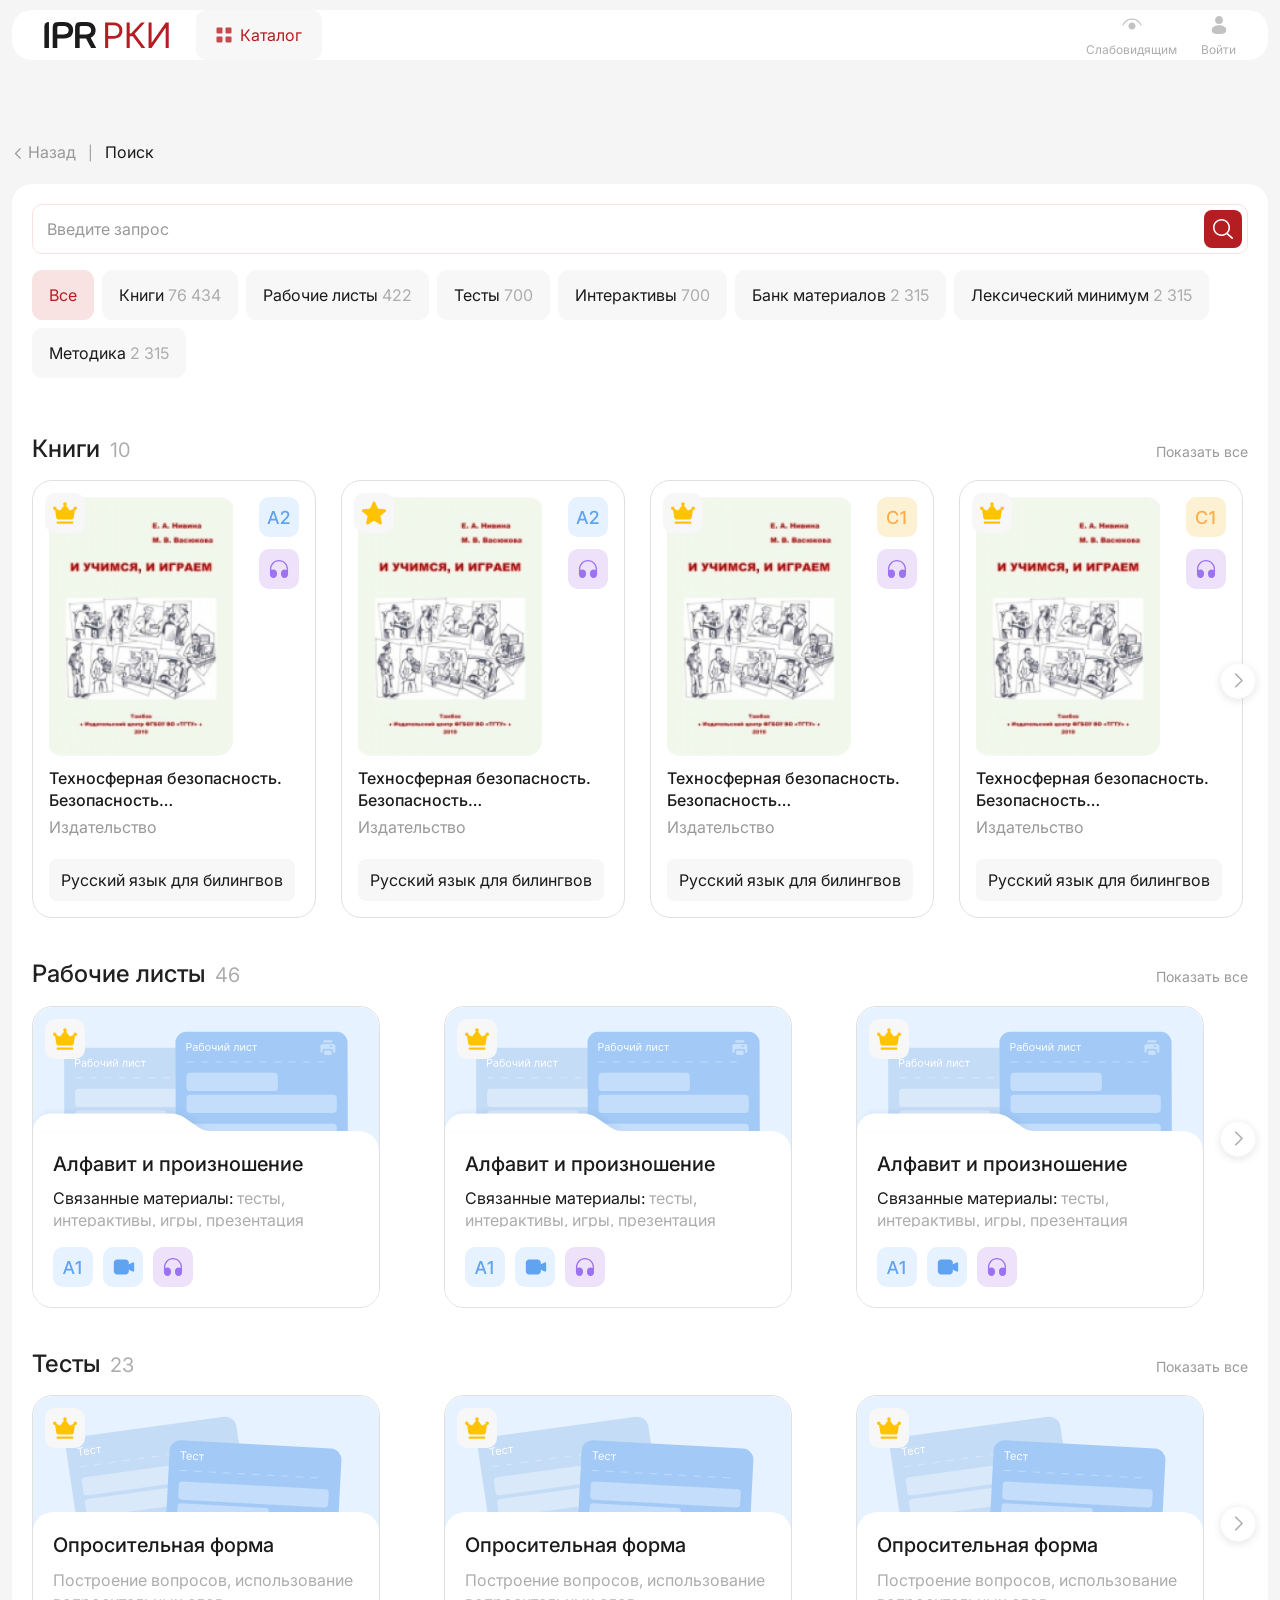
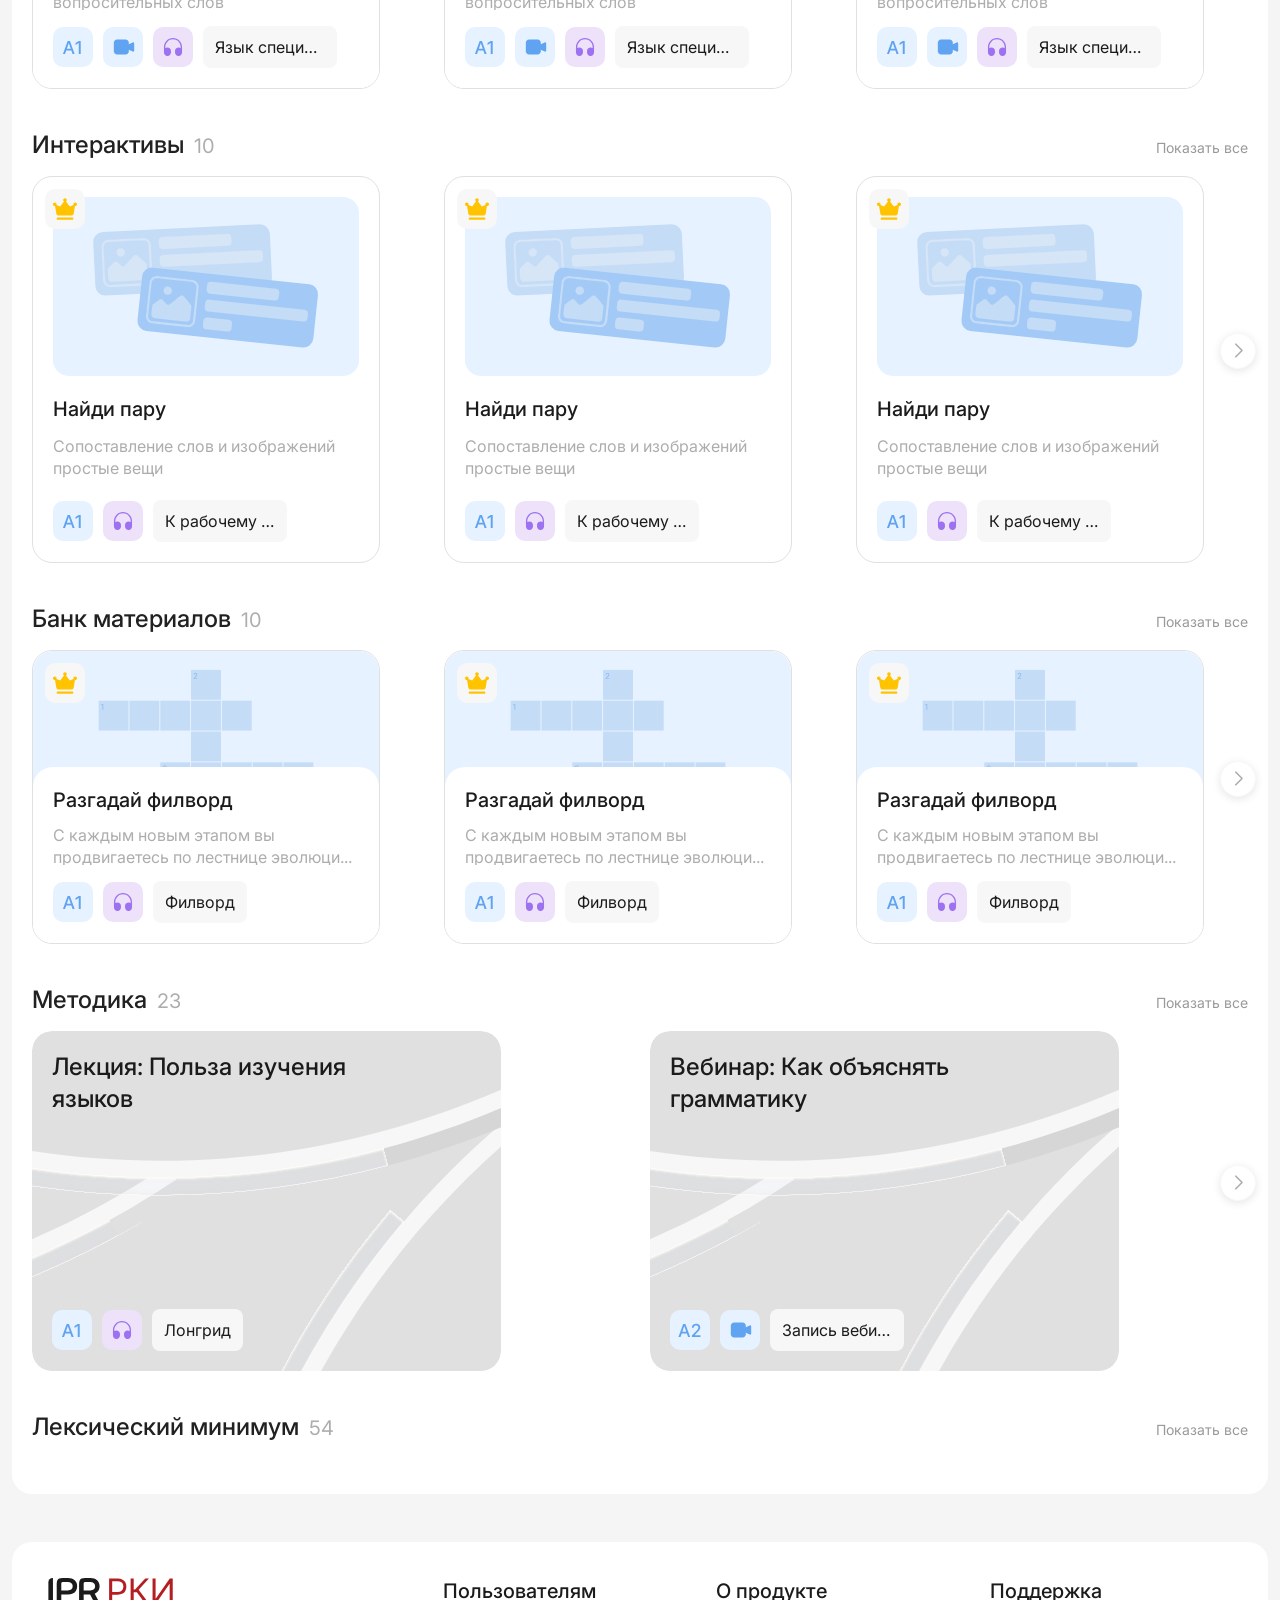
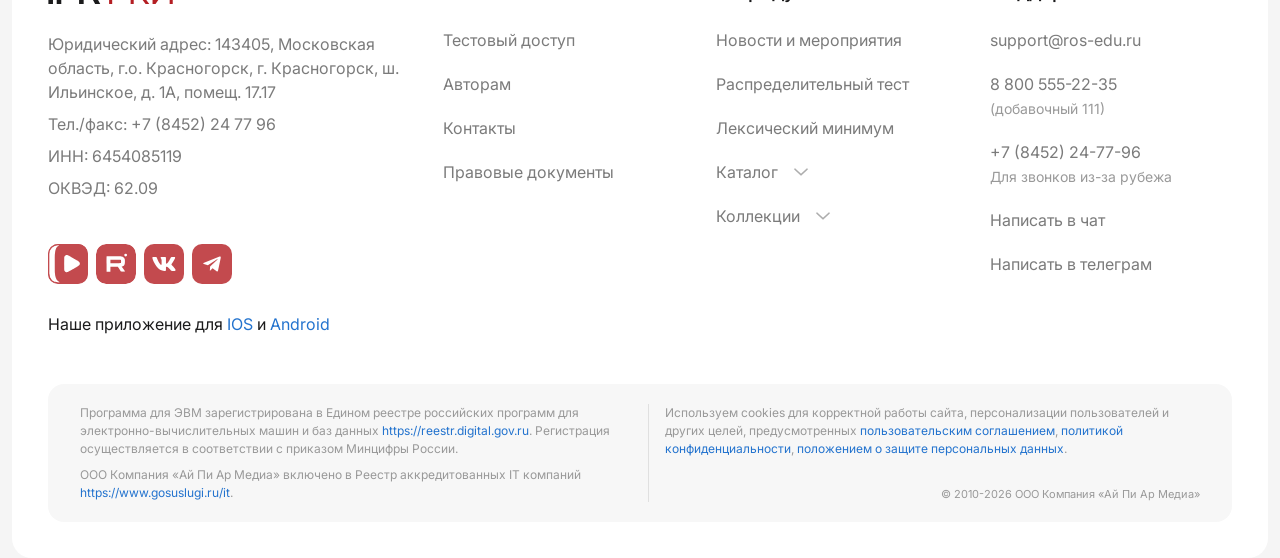
<file: index.html>
<!DOCTYPE html>
<html lang="ru">
<head>
    <meta charset="UTF-8">
    <meta name="viewport" content="width=device-width, initial-scale=1.0">
    <title>IPR РКИ — Поиск</title>

    <!-- Google Fonts: Inter -->
    <link rel="preconnect" href="https://fonts.googleapis.com">
    <link rel="preconnect" href="https://fonts.gstatic.com" crossorigin>
    <link href="https://fonts.googleapis.com/css2?family=Inter:wght@400;500;600;700&display=swap" rel="stylesheet">

    <!-- Bootstrap 5 CSS -->
    <link href="https://cdn.jsdelivr.net/npm/bootstrap@5.3.3/dist/css/bootstrap.min.css" rel="stylesheet">

    <!-- Swiper CSS -->
    <link rel="stylesheet" href="https://cdn.jsdelivr.net/npm/swiper@11/swiper-bundle.min.css">

    <!-- Custom CSS -->
    <link rel="stylesheet" href="css/variables.css">
    <link rel="stylesheet" href="css/base.css">
    <link rel="stylesheet" href="css/components.css">
    <link rel="stylesheet" href="css/cards.css">
    <link rel="stylesheet" href="css/sections.css">
    <link rel="stylesheet" href="css/swiper-custom.css">
    <link rel="stylesheet" href="css/responsive.css">
</head>
<body>

<!-- ==================== HEADER ==================== -->
<header class="site-header">
    <div class="container">
        <div class="header-inner">
            <a href="#" class="header-logo" aria-label="IPR РКИ">
                <img src="img/icons/logo.svg" alt="IPR РКИ" height="26">
            </a>

            <button class="btn-catalog" type="button" aria-expanded="false" aria-controls="catalog-overlay">
                <img src="img/icons/catalog.svg" class="icon icon--catalog" width="16" height="16" alt="">
                <span class="icon icon--close-catalog" aria-hidden="true"><svg width="16" height="16"
                                                                               viewBox="0 0 16 16" fill="none"
                                                                               xmlns="http://www.w3.org/2000/svg"><path
                        d="M12 4L4 12M4 4l8 8" stroke="currentColor" stroke-width="2"
                        stroke-linecap="round"/></svg></span>
                <span class="catalog-text">Каталог</span>
            </button>

            <nav class="header-nav">
                <a href="#" class="btn-nav">
                    <img src="img/icons/eye.svg" class="icon icon--eye" width="24" height="20" alt="">
                    <span class="nav-text">Слабовидящим</span>
                </a>
                <a href="#" class="btn-nav">
                    <img src="img/icons/user.svg" class="icon icon--person" width="20" height="20" alt="">
                    <span class="nav-text">Войти</span>
                </a>
            </nav>
        </div>
    </div>
</header>

<!-- ==================== CATALOG OVERLAY ==================== -->
<div class="catalog-overlay" id="catalog-overlay" aria-hidden="true">
    <div class="container">
        <div class="catalog-overlay-inner">
            <button type="button" class="catalog-overlay-close" aria-label="Закрыть каталог">
                <svg width="24" height="24" viewBox="0 0 24 24" fill="none" xmlns="http://www.w3.org/2000/svg">
                    <path d="M18 6L6 18M6 6l12 12" stroke="currentColor" stroke-width="2" stroke-linecap="round"/>
                </svg>
            </button>
            <div class="catalog-overlay-columns">
                <div class="catalog-column">
                    <div class="catalog-block">
                        <h3 class="catalog-block-title">Книги</h3>
                        <ul class="catalog-block-list">
                            <li><a href="#">Учебники и учебные пособия</a></li>
                            <li><a href="#">Русский язык для билингвов</a></li>
                            <li><a href="#">Подготовка к тестированию</a></li>
                            <li><a href="#">Язык специальности</a></li>
                            <li><a href="#">Методическая литература</a></li>
                            <li><a href="#">Словари</a></li>
                            <li><a href="#">Художественная литература</a></li>
                        </ul>
                    </div>
                    <div class="catalog-block">
                        <h3 class="catalog-block-title">Язык специальности</h3>
                        <ul class="catalog-block-list">
                            <li><a href="#">Инженерно-технический и технологический профиль</a></li>
                            <li><a href="#">Естественно-научный профиль</a></li>
                            <li><a href="#">Медико-биологический профиль</a></li>
                            <li><a href="#">Экономический профиль</a></li>
                            <li><a href="#">Гуманитарный профиль</a></li>
                            <li><a href="#">Музыкальное и художественное образование</a></li>
                            <li><a href="#">Военное дело</a></li>
                            <li><a href="#">Все профильные модули</a></li>
                        </ul>
                    </div>
                    <div class="catalog-block">
                        <h3 class="catalog-block-title">Златоуст <span class="catalog-tag">коллекции</span></h3>
                        <ul class="catalog-block-list">
                            <li><a href="#">Русский язык. Литература</a></li>
                            <li><a href="#">Литература для детей-билингвов, преподавателей и родителей</a></li>
                        </ul>
                    </div>
                    <div class="catalog-block">
                        <h3 class="catalog-block-title">«Русский язык». Курсы <span class="catalog-tag">коллекции</span>
                        </h3>
                        <ul class="catalog-block-list">
                            <li><a href="#">Коллекция № 1. Русский как иностранный</a></li>
                            <li><a href="#">Коллекция № 2. Русский как иностранный</a></li>
                            <li><a href="#">УМК «Русский язык сегодня. Элементарный уровень»</a></li>
                            <li><a href="#">УМК «Русский язык сегодня. Базовый уровень»</a></li>
                            <li><a href="#">Классное чтение</a></li>
                        </ul>
                    </div>
                    <div class="catalog-block">
                        <h3 class="catalog-block-title">Лексический минимум</h3>
                    </div>
                    <div class="catalog-block">
                        <h3 class="catalog-block-title">Распределительный тест</h3>
                    </div>
                </div>
                <div class="catalog-column">
                    <div class="catalog-block">
                        <h3 class="catalog-block-title">Рабочие листы</h3>
                        <ul class="catalog-block-list">
                            <li><a href="#">Общий курс</a></li>
                            <li><a href="#">Дополнительные рабочие листы</a></li>
                        </ul>
                    </div>
                    <div class="catalog-block">
                        <h3 class="catalog-block-title">Тесты</h3>
                        <ul class="catalog-block-list">
                            <li><a href="#">Тесты к рабочим листам</a></li>
                            <li><a href="#">Тесты на уровень</a></li>
                            <li><a href="#">Язык специальности</a></li>
                            <li><a href="#">Для детей</a></li>
                        </ul>
                    </div>
                    <div class="catalog-block">
                        <h3 class="catalog-block-title">Интерактивы</h3>
                        <ul class="catalog-block-list">
                            <li><a href="#">К лексическому минимуму</a></li>
                            <li><a href="#">К рабочим листам</a></li>
                            <li><a href="#">Другое</a></li>
                        </ul>
                    </div>
                    <div class="catalog-block">
                        <h3 class="catalog-block-title">Банк материалов</h3>
                        <ul class="catalog-block-list">
                            <li><a href="#">Кроссворды</a></li>
                            <li><a href="#">Филворды</a></li>
                            <li><a href="#">Бродилки</a></li>
                            <li><a href="#">Викторины</a></li>
                            <li><a href="#">Квесты</a></li>
                            <li><a href="#">Подборки иллюстраций</a></li>
                            <li><a href="#">Презентации</a></li>
                        </ul>
                    </div>
                    <div class="catalog-block">
                        <h3 class="catalog-block-title">Методика</h3>
                        <ul class="catalog-block-list">
                            <li><a href="#">Лонгриды</a></li>
                            <li><a href="#">Записи вебинаров</a></li>
                        </ul>
                    </div>
                </div>
                <div class="catalog-column">
                    <div class="catalog-block">
                        <h3 class="catalog-block-title">Уровень владения <span class="catalog-tag">коллекции</span></h3>
                        <ul class="catalog-block-list">
                            <li><a href="#">А1 — элементарный</a></li>
                            <li><a href="#">А2 — базовый</a></li>
                            <li><a href="#">В1 — I сертификационный</a></li>
                            <li><a href="#">В2 — II сертификационный</a></li>
                            <li><a href="#">С1 — III сертификационный</a></li>
                            <li><a href="#">С2 — IV сертификационный</a></li>
                        </ul>
                    </div>
                    <div class="catalog-block">
                        <h3 class="catalog-block-title">Грамматика <span class="catalog-tag">коллекции</span></h3>
                        <ul class="catalog-block-list">
                            <li><a href="#">Вид глагола (НСВ и СВ)</a></li>
                            <li><a href="#">Глаголы движения</a></li>
                            <li><a href="#">Именительный падеж</a></li>
                            <li><a href="#">Винительный падеж</a></li>
                            <li><a href="#">Предложный падеж</a></li>
                            <li><a href="#">Родительный падеж</a></li>
                            <li><a href="#" class="catalog-link-underline">Показать все</a></li>
                        </ul>
                    </div>
                    <div class="catalog-block">
                        <h3 class="catalog-block-title">Тематики <span class="catalog-tag">коллекции</span></h3>
                        <ul class="catalog-block-list">
                            <li><a href="#">Фонетика, графика и орфография</a></li>
                            <li><a href="#">О себе. Внешность, характер, эмоции, возраст, интеллект</a></li>
                            <li><a href="#">Мои вещи. Одежда и обувь</a></li>
                            <li><a href="#">Мой день. Распорядок, быт и действия</a></li>
                            <li><a href="#">Учёба и работа</a></li>
                            <li><a href="#">Отдых и хобби</a></li>
                            <li><a href="#" class="catalog-link-underline">Показать все</a></li>
                        </ul>
                    </div>
                    <div class="catalog-block">
                        <h3 class="catalog-block-title">Праздники и памятные дни<span
                                class="catalog-tag">коллекции</span></h3>
                        <ul class="catalog-block-list">
                            <li><a href="#">Новый год</a></li>
                            <li><a href="#">Масленица</a></li>
                            <li><a href="#">Татьянин день</a></li>
                            <li><a href="#">Международный день студента</a></li>
                            <li><a href="#">День гжели</a></li>
                            <li><a href="#">Всероссийский день хоккея</a></li>
                            <li><a href="#" class="catalog-link-underline">Открыть все</a></li>
                        </ul>
                    </div>
                </div>
            </div>
        </div>
    </div>
</div>

<!-- ==================== MAIN CONTENT ==================== -->
<main class="main-content">
    <div class="container">

        <!-- Breadcrumb -->
        <div class="breadcrumb-bar">
            <a href="#"><img src="img/icons/ar_left.svg" class="icon" width="12" height="11" alt=""> Назад</a>
            <span class="separator">|</span>
            <a href="#" class="breadcrumb-active">Поиск</a>
        </div>


        <div class="content">
            <!-- Search Box -->
            <div class="search-input-wrap">
                <input type="text" placeholder="Введите запрос">
                <button class="btn-search" aria-label="Искать">
                    <img src="img/icons/search.svg" class="icon" width="20" height="20" alt="">
                </button>
            </div>

            <div class="filter-pills">
                <button class="filter-pill active" data-filter="all">Все</button>
                <button class="filter-pill" data-filter="books">Книги <span class="pill-count">76 434</span></button>
                <button class="filter-pill" data-filter="worksheets">Рабочие листы <span class="pill-count">422</span>
                </button>
                <button class="filter-pill" data-filter="tests">Тесты <span class="pill-count">700</span></button>
                <button class="filter-pill" data-filter="interactives">Интерактивы <span class="pill-count">700</span>
                </button>
                <button class="filter-pill" data-filter="materials">Банк материалов <span
                        class="pill-count">2 315</span></button>
                <button class="filter-pill" data-filter="lexicon">Лексический минимум <span
                        class="pill-count">2 315</span></button>
                <button class="filter-pill" data-filter="methodology">Методика <span class="pill-count">2 315</span>
                </button>
            </div>

            <!-- ==================== КНИГИ ==================== -->
            <section class="content-section fist-section" data-section="books">
                <div class="section-header">
                    <h2 class="section-title">Книги <span class="section-count">10</span></h2>
                    <a href="#" class="section-show-all">Показать все</a>
                </div>
                <div class="books-carousel-shell">
                    <div class="swiper books-carousel">
                        <div class="swiper-wrapper">
                        <!-- Book card 1 -->
                        <div class="swiper-slide">
                            <div class="material-card material-card--book">
                                <div class="card-image">
                                    <img src="img/card/book-cover.png" class="card-cover-img" alt="Обложка книги"
                                         width="200" height="275">
                                    <img src="img/icons/crown.svg" class="card-icon-start" width="40" height="40"
                                         alt="">
                                    <div class="card-icons">
                                        <img src="img/icons/level-a2.svg" class="card-icon" width="40" height="40"
                                             alt="A2">
                                        <img src="img/icons/type-audio.svg" class="card-icon" width="40" height="40"
                                             alt="Аудио" title="Аудио">
                                    </div>
                                </div>
                                <div class="card-body">
                                    <div class="card-title text-truncate-2">Техносферная безопасность. Безопасность
                                        жизнедеятельности. Техносферная безопасность. Учебное пособие для ТиПО
                                    </div>
                                    <div class="card-subtitle">Издательство</div>
                                    <div class="card-footer">
                                        <span class="card-tag">Русский язык для билингвов</span>
                                    </div>
                                </div>
                            </div>
                        </div>

                        <!-- Book card 2 -->
                        <div class="swiper-slide">
                            <div class="material-card material-card--book">
                                <div class="card-image">
                                    <img src="img/card/book-cover.png" class="card-cover-img" alt="Обложка книги"
                                         width="200" height="275">
                                    <img src="img/icons/star.svg" class="card-icon-start" width="40" height="40" alt="">
                                    <div class="card-icons">
                                        <img src="img/icons/level-a2.svg" class="card-icon" width="40" height="40"
                                             alt="A2">
                                        <img src="img/icons/type-audio.svg" class="card-icon" width="40" height="40"
                                             alt="Аудио" title="Аудио">
                                    </div>
                                </div>
                                <div class="card-body">
                                    <div class="card-title text-truncate-2">Техносферная безопасность. Безопасность
                                        жизнедеятельности. Техносферная безопасность. Учебное пособие для ТиПО
                                    </div>
                                    <div class="card-subtitle">Издательство</div>
                                    <div class="card-footer">
                                        <span class="card-tag">Русский язык для билингвов</span>
                                    </div>
                                </div>
                            </div>
                        </div>

                        <!-- Book card 3 -->
                        <div class="swiper-slide">
                            <div class="material-card material-card--book">
                                <div class="card-image">
                                    <img src="img/card/book-cover.png" class="card-cover-img" alt="Обложка книги"
                                         width="200" height="275">
                                    <img src="img/icons/crown.svg" class="card-icon-start" width="40" height="40"
                                         alt="">
                                    <div class="card-icons">
                                        <img src="img/icons/level-c1.svg" class="card-icon" width="40" height="40"
                                             alt="C1">
                                        <img src="img/icons/type-audio.svg" class="card-icon" width="40" height="40"
                                             alt="Аудио" title="Аудио">
                                    </div>
                                </div>
                                <div class="card-body">
                                    <div class="card-title text-truncate-2">Техносферная безопасность. Безопасность
                                        жизнедеятельности. Техносферная безопасность. Учебное пособие для ТиПО
                                    </div>
                                    <div class="card-subtitle">Издательство</div>
                                    <div class="card-footer">
                                        <span class="card-tag">Русский язык для билингвов</span>
                                    </div>
                                </div>
                            </div>
                        </div>
                        <!-- Book card 3 -->
                        <div class="swiper-slide">
                            <div class="material-card material-card--book">
                                <div class="card-image">
                                    <img src="img/card/book-cover.png" class="card-cover-img" alt="Обложка книги"
                                         width="200" height="275">
                                    <img src="img/icons/crown.svg" class="card-icon-start" width="40" height="40"
                                         alt="">
                                    <div class="card-icons">
                                        <img src="img/icons/level-c1.svg" class="card-icon" width="40" height="40"
                                             alt="C1">
                                        <img src="img/icons/type-audio.svg" class="card-icon" width="40" height="40"
                                             alt="Аудио" title="Аудио">
                                    </div>
                                </div>
                                <div class="card-body">
                                    <div class="card-title text-truncate-2">Техносферная безопасность. Безопасность
                                        жизнедеятельности. Техносферная безопасность. Учебное пособие для ТиПО
                                    </div>
                                    <div class="card-subtitle">Издательство</div>
                                    <div class="card-footer">
                                        <span class="card-tag">Русский язык для билингвов</span>
                                    </div>
                                </div>
                            </div>
                        </div>
                        <!-- Book card 3 -->
                        <div class="swiper-slide">
                            <div class="material-card material-card--book">
                                <div class="card-image">
                                    <img src="img/card/book-cover.png" class="card-cover-img" alt="Обложка книги"
                                         width="200" height="275">
                                    <img src="img/icons/crown.svg" class="card-icon-start" width="40" height="40"
                                         alt="">
                                    <div class="card-icons">
                                        <img src="img/icons/level-c1.svg" class="card-icon" width="40" height="40"
                                             alt="C1">
                                        <img src="img/icons/type-audio.svg" class="card-icon" width="40" height="40"
                                             alt="Аудио" title="Аудио">
                                    </div>
                                </div>
                                <div class="card-body">
                                    <div class="card-title text-truncate-2">Техносферная безопасность. Безопасность
                                        жизнедеятельности. Техносферная безопасность. Учебное пособие для ТиПО
                                    </div>
                                    <div class="card-subtitle">Издательство</div>
                                    <div class="card-footer">
                                        <span class="card-tag">Русский язык для билингвов</span>
                                    </div>
                                </div>
                            </div>
                        </div>
                        </div>
                    </div>
                    <!-- Navigation buttons -->
                    <div class="books-carousel-prev swiper-button-prev"></div>
                    <div class="books-carousel-next swiper-button-next"></div>
                </div>
            </section>

            <!-- ==================== РАБОЧИЕ ЛИСТЫ ==================== -->
            <section class="content-section" data-section="worksheets">
                <div class="section-header">
                    <h2 class="section-title">Рабочие листы <span class="section-count">46</span></h2>
                    <a href="#" class="section-show-all">Показать все</a>
                </div>
                <div class="worksheets-carousel-shell">
                    <div class="swiper worksheets-carousel">
                        <div class="swiper-wrapper">
                            <div class="swiper-slide">
                                <div class="material-card material-card--worksheet">
                                    <div class="card-image">
                                        <img src="img/card/default-worklist.svg" alt="Алфавит и произношение">
                                        <img src="img/icons/crown.svg" class="card-icon-start" width="40" height="40" alt="">
                                    </div>

                                    <div class="card-body">
                                        <img src="img/card/worklist-additional.svg" class="additional" alt="">
                                        <div class="card-title">Алфавит и произношение</div>
                                        <div class="card-description text-truncate-2"><span>Связанные материалы:</span> тесты,
                                            интерактивы, игры, презентация
                                        </div>
                                        <div class="card-footer">
                                            <img src="img/icons/level-a1.svg" class="card-icon" width="40" height="40" alt="">
                                            <img src="img/icons/type-video.svg" class="card-icon" width="40" height="40" alt="">
                                            <img src="img/icons/type-audio.svg" class="card-icon" width="40" height="40" alt="">
                                        </div>
                                    </div>
                                </div>
                            </div>

                            <div class="swiper-slide">
                                <div class="material-card material-card--worksheet">
                                    <div class="card-image">
                                        <img src="img/card/default-worklist.svg" alt="Алфавит и произношение">
                                        <img src="img/icons/crown.svg" class="card-icon-start" width="40" height="40" alt="">
                                    </div>

                                    <div class="card-body">
                                        <img src="img/card/worklist-additional.svg" class="additional" alt="">
                                        <div class="card-title">Алфавит и произношение</div>
                                        <div class="card-description text-truncate-2"><span>Связанные материалы:</span> тесты,
                                            интерактивы, игры, презентация
                                        </div>
                                        <div class="card-footer">
                                            <img src="img/icons/level-a1.svg" class="card-icon" width="40" height="40" alt="">
                                            <img src="img/icons/type-video.svg" class="card-icon" width="40" height="40" alt="">
                                            <img src="img/icons/type-audio.svg" class="card-icon" width="40" height="40" alt="">
                                        </div>
                                    </div>
                                </div>
                            </div>

                            <div class="swiper-slide">
                                <div class="material-card material-card--worksheet">
                                    <div class="card-image">
                                        <img src="img/card/default-worklist.svg" alt="Алфавит и произношение">
                                        <img src="img/icons/crown.svg" class="card-icon-start" width="40" height="40" alt="">
                                    </div>

                                    <div class="card-body">
                                        <img src="img/card/worklist-additional.svg" class="additional" alt="">
                                        <div class="card-title">Алфавит и произношение</div>
                                        <div class="card-description text-truncate-2"><span>Связанные материалы:</span> тесты,
                                            интерактивы, игры, презентация
                                        </div>
                                        <div class="card-footer">
                                            <img src="img/icons/level-a1.svg" class="card-icon" width="40" height="40" alt="">
                                            <img src="img/icons/type-video.svg" class="card-icon" width="40" height="40" alt="">
                                            <img src="img/icons/type-audio.svg" class="card-icon" width="40" height="40" alt="">
                                        </div>
                                    </div>
                                </div>
                            </div>

                            <div class="swiper-slide">
                                <div class="material-card material-card--worksheet">
                                    <div class="card-image">
                                        <img src="img/card/default-worklist.svg" alt="Алфавит и произношение">
                                        <img src="img/icons/crown.svg" class="card-icon-start" width="40" height="40" alt="">
                                    </div>

                                    <div class="card-body">
                                        <img src="img/card/worklist-additional.svg" class="additional" alt="">
                                        <div class="card-title">Алфавит и произношение</div>
                                        <div class="card-description text-truncate-2"><span>Связанные материалы:</span> тесты,
                                            интерактивы, игры, презентация
                                        </div>
                                        <div class="card-footer">
                                            <img src="img/icons/level-a1.svg" class="card-icon" width="40" height="40" alt="">
                                            <img src="img/icons/type-video.svg" class="card-icon" width="40" height="40" alt="">
                                            <img src="img/icons/type-audio.svg" class="card-icon" width="40" height="40" alt="">
                                        </div>
                                    </div>
                                </div>
                            </div>

                            <div class="swiper-slide">
                                <div class="material-card material-card--worksheet">
                                    <div class="card-image">
                                        <img src="img/card/default-worklist.svg" alt="Алфавит и произношение">
                                        <img src="img/icons/crown.svg" class="card-icon-start" width="40" height="40" alt="">
                                    </div>

                                    <div class="card-body">
                                        <img src="img/card/worklist-additional.svg" class="additional" alt="">
                                        <div class="card-title">Алфавит и произношение</div>
                                        <div class="card-description text-truncate-2"><span>Связанные материалы:</span> тесты,
                                            интерактивы, игры, презентация
                                        </div>
                                        <div class="card-footer">
                                            <img src="img/icons/level-a1.svg" class="card-icon" width="40" height="40" alt="">
                                            <img src="img/icons/type-video.svg" class="card-icon" width="40" height="40" alt="">
                                            <img src="img/icons/type-audio.svg" class="card-icon" width="40" height="40" alt="">
                                        </div>
                                    </div>
                                </div>
                            </div>

                            <div class="swiper-slide">
                                <div class="material-card material-card--worksheet">
                                    <div class="card-image">
                                        <img src="img/card/default-worklist.svg" alt="Алфавит и произношение">
                                        <img src="img/icons/crown.svg" class="card-icon-start" width="40" height="40" alt="">
                                    </div>

                                    <div class="card-body">
                                        <img src="img/card/worklist-additional.svg" class="additional" alt="">
                                        <div class="card-title">Алфавит и произношение</div>
                                        <div class="card-description text-truncate-2"><span>Связанные материалы:</span> тесты,
                                            интерактивы, игры, презентация
                                        </div>
                                        <div class="card-footer">
                                            <img src="img/icons/level-a1.svg" class="card-icon" width="40" height="40" alt="">
                                            <img src="img/icons/type-video.svg" class="card-icon" width="40" height="40" alt="">
                                            <img src="img/icons/type-audio.svg" class="card-icon" width="40" height="40" alt="">
                                        </div>
                                    </div>
                                </div>
                            </div>

                            <div class="swiper-slide">
                                <div class="material-card material-card--worksheet">
                                    <div class="card-image">
                                        <img src="img/card/default-worklist.svg" alt="Алфавит и произношение">
                                        <img src="img/icons/crown.svg" class="card-icon-start" width="40" height="40" alt="">
                                    </div>

                                    <div class="card-body">
                                        <img src="img/card/worklist-additional.svg" class="additional" alt="">
                                        <div class="card-title">Алфавит и произношение</div>
                                        <div class="card-description text-truncate-2"><span>Связанные материалы:</span> тесты,
                                            интерактивы, игры, презентация
                                        </div>
                                        <div class="card-footer">
                                            <img src="img/icons/level-a1.svg" class="card-icon" width="40" height="40" alt="">
                                            <img src="img/icons/type-video.svg" class="card-icon" width="40" height="40" alt="">
                                            <img src="img/icons/type-audio.svg" class="card-icon" width="40" height="40" alt="">
                                        </div>
                                    </div>
                                </div>
                            </div>

                            <div class="swiper-slide">
                                <div class="material-card material-card--worksheet">
                                    <div class="card-image">
                                        <img src="img/card/default-worklist.svg" alt="Алфавит и произношение">
                                        <img src="img/icons/crown.svg" class="card-icon-start" width="40" height="40" alt="">
                                    </div>

                                    <div class="card-body">
                                        <img src="img/card/worklist-additional.svg" class="additional" alt="">
                                        <div class="card-title">Алфавит и произношение</div>
                                        <div class="card-description text-truncate-2"><span>Связанные материалы:</span> тесты,
                                            интерактивы, игры, презентация
                                        </div>
                                        <div class="card-footer">
                                            <img src="img/icons/level-a1.svg" class="card-icon" width="40" height="40" alt="">
                                            <img src="img/icons/type-video.svg" class="card-icon" width="40" height="40" alt="">
                                            <img src="img/icons/type-audio.svg" class="card-icon" width="40" height="40" alt="">
                                        </div>
                                    </div>
                                </div>
                            </div>
                        </div>
                    </div>
                    <div class="worksheets-carousel-prev swiper-button-prev"></div>
                    <div class="worksheets-carousel-next swiper-button-next"></div>
                </div>
            </section>

            <!-- ==================== ТЕСТЫ ==================== -->
            <section class="content-section" data-section="tests">
                <div class="section-header">
                    <h2 class="section-title">Тесты <span class="section-count">23</span></h2>
                    <a href="#" class="section-show-all">Показать все</a>
                </div>
                <div class="tests-carousel-shell">
                    <div class="swiper tests-carousel">
                        <div class="swiper-wrapper">
                            <div class="swiper-slide">
                                <div class="material-card material-card--test">
                                    <div class="card-image">
                                        <img src="img/card/default-test.svg" alt="">
                                        <img src="img/icons/crown.svg" class="card-icon-start" width="40" height="40" alt="">
                                    </div>
                                    <div class="card-body">
                                        <div class="card-title">Опросительная форма</div>
                                        <div class="card-description text-truncate-2">Построение вопросов, использование
                                            вопросительных слов
                                        </div>
                                        <div class="card-footer">
                                            <img src="img/icons/level-a1.svg" class="level-badge-icon" width="40" height="40" alt="A1">
                                            <img src="img/icons/type-video.svg" class="card-icon" width="40" height="40" alt="">
                                            <img src="img/icons/type-audio.svg" class="card-icon" width="40" height="40" alt="">
                                            <span class="card-tag">Язык специальности</span>
                                        </div>
                                    </div>
                                </div>
                            </div>

                            <div class="swiper-slide">
                                <div class="material-card material-card--test">
                                    <div class="card-image">
                                        <img src="img/card/default-test.svg" alt="">
                                        <img src="img/icons/crown.svg" class="card-icon-start" width="40" height="40" alt="">
                                    </div>
                                    <div class="card-body">
                                        <div class="card-title">Опросительная форма</div>
                                        <div class="card-description text-truncate-2">Построение вопросов, использование
                                            вопросительных слов
                                        </div>
                                        <div class="card-footer">
                                            <img src="img/icons/level-a1.svg" class="level-badge-icon" width="40" height="40" alt="A1">
                                            <img src="img/icons/type-video.svg" class="card-icon" width="40" height="40" alt="">
                                            <img src="img/icons/type-audio.svg" class="card-icon" width="40" height="40" alt="">
                                            <span class="card-tag">Язык специальности</span>
                                        </div>
                                    </div>
                                </div>
                            </div>

                            <div class="swiper-slide">
                                <div class="material-card material-card--test">
                                    <div class="card-image">
                                        <img src="img/card/default-test.svg" alt="">
                                        <img src="img/icons/crown.svg" class="card-icon-start" width="40" height="40" alt="">
                                    </div>
                                    <div class="card-body">
                                        <div class="card-title">Опросительная форма</div>
                                        <div class="card-description text-truncate-2">Построение вопросов, использование
                                            вопросительных слов
                                        </div>
                                        <div class="card-footer">
                                            <img src="img/icons/level-a1.svg" class="level-badge-icon" width="40" height="40" alt="A1">
                                            <img src="img/icons/type-video.svg" class="card-icon" width="40" height="40" alt="">
                                            <img src="img/icons/type-audio.svg" class="card-icon" width="40" height="40" alt="">
                                            <span class="card-tag">Язык специальности</span>
                                        </div>
                                    </div>
                                </div>
                            </div>

                            <div class="swiper-slide">
                                <div class="material-card material-card--test">
                                    <div class="card-image">
                                        <img src="img/card/default-test.svg" alt="">
                                        <img src="img/icons/crown.svg" class="card-icon-start" width="40" height="40" alt="">
                                    </div>
                                    <div class="card-body">
                                        <div class="card-title">Опросительная форма</div>
                                        <div class="card-description text-truncate-2">Построение вопросов, использование
                                            вопросительных слов
                                        </div>
                                        <div class="card-footer">
                                            <img src="img/icons/level-a1.svg" class="level-badge-icon" width="40" height="40" alt="A1">
                                            <img src="img/icons/type-video.svg" class="card-icon" width="40" height="40" alt="">
                                            <img src="img/icons/type-audio.svg" class="card-icon" width="40" height="40" alt="">
                                            <span class="card-tag">Язык специальности</span>
                                        </div>
                                    </div>
                                </div>
                            </div>

                            <div class="swiper-slide">
                                <div class="material-card material-card--test">
                                    <div class="card-image">
                                        <img src="img/card/default-test.svg" alt="">
                                        <img src="img/icons/crown.svg" class="card-icon-start" width="40" height="40" alt="">
                                    </div>
                                    <div class="card-body">
                                        <div class="card-title">Опросительная форма</div>
                                        <div class="card-description text-truncate-2">Построение вопросов, использование
                                            вопросительных слов
                                        </div>
                                        <div class="card-footer">
                                            <img src="img/icons/level-a1.svg" class="level-badge-icon" width="40" height="40" alt="A1">
                                            <img src="img/icons/type-video.svg" class="card-icon" width="40" height="40" alt="">
                                            <img src="img/icons/type-audio.svg" class="card-icon" width="40" height="40" alt="">
                                            <span class="card-tag">Язык специальности</span>
                                        </div>
                                    </div>
                                </div>
                            </div>

                            <div class="swiper-slide">
                                <div class="material-card material-card--test">
                                    <div class="card-image">
                                        <img src="img/card/default-test.svg" alt="">
                                        <img src="img/icons/crown.svg" class="card-icon-start" width="40" height="40" alt="">
                                    </div>
                                    <div class="card-body">
                                        <div class="card-title">Опросительная форма</div>
                                        <div class="card-description text-truncate-2">Построение вопросов, использование
                                            вопросительных слов
                                        </div>
                                        <div class="card-footer">
                                            <img src="img/icons/level-a1.svg" class="level-badge-icon" width="40" height="40" alt="A1">
                                            <img src="img/icons/type-video.svg" class="card-icon" width="40" height="40" alt="">
                                            <img src="img/icons/type-audio.svg" class="card-icon" width="40" height="40" alt="">
                                            <span class="card-tag">Язык специальности</span>
                                        </div>
                                    </div>
                                </div>
                            </div>
                        </div>
                    </div>
                    <div class="tests-carousel-prev swiper-button-prev"></div>
                    <div class="tests-carousel-next swiper-button-next"></div>
                </div>
            </section>

            <!-- ==================== ИНТЕРАКТИВЫ ==================== -->
            <section class="content-section" data-section="interactives">
                <div class="section-header">
                    <h2 class="section-title">Интерактивы <span class="section-count">10</span></h2>
                    <a href="#" class="section-show-all">Показать все</a>
                </div>
                <div class="interactives-carousel-shell">
                    <div class="swiper interactives-carousel">
                        <div class="swiper-wrapper">
                            <div class="swiper-slide">
                                <div class="material-card material-card--interactive">
                                    <img src="img/icons/crown.svg" class="card-icon-start" width="40" height="40" alt="">
                                    <div class="card-image">
                                        <img src="img/card/default-interactive.svg" alt="">
                                    </div>
                                    <div class="card-body">
                                        <div class="card-title">Найди пару</div>
                                        <div class="card-description text-truncate-2">Сопоставление слов и изображений простые
                                            вещи
                                        </div>
                                        <div class="card-footer">
                                            <img src="img/icons/level-a1.svg" class="level-badge-icon" width="40" height="40" alt="A1">
                                            <img src="img/icons/type-audio.svg" class="card-icon" width="40" height="40" alt="">
                                            <span class="card-tag">К рабочему листу</span>
                                        </div>
                                    </div>
                                </div>
                            </div>

                            <div class="swiper-slide">
                                <div class="material-card material-card--interactive">
                                    <img src="img/icons/crown.svg" class="card-icon-start" width="40" height="40" alt="">
                                    <div class="card-image">
                                        <img src="img/card/default-interactive.svg" alt="">
                                    </div>
                                    <div class="card-body">
                                        <div class="card-title">Найди пару</div>
                                        <div class="card-description text-truncate-2">Сопоставление слов и изображений простые
                                            вещи
                                        </div>
                                        <div class="card-footer">
                                            <img src="img/icons/level-a1.svg" class="level-badge-icon" width="40" height="40" alt="A1">
                                            <img src="img/icons/type-audio.svg" class="card-icon" width="40" height="40" alt="">
                                            <span class="card-tag">К рабочему листу</span>
                                        </div>
                                    </div>
                                </div>
                            </div>

                            <div class="swiper-slide">
                                <div class="material-card material-card--interactive">
                                    <img src="img/icons/crown.svg" class="card-icon-start" width="40" height="40" alt="">
                                    <div class="card-image">
                                        <img src="img/card/default-interactive.svg" alt="">
                                    </div>
                                    <div class="card-body">
                                        <div class="card-title">Найди пару</div>
                                        <div class="card-description text-truncate-2">Сопоставление слов и изображений простые
                                            вещи
                                        </div>
                                        <div class="card-footer">
                                            <img src="img/icons/level-a1.svg" class="level-badge-icon" width="40" height="40" alt="A1">
                                            <img src="img/icons/type-audio.svg" class="card-icon" width="40" height="40" alt="">
                                            <span class="card-tag">К рабочему листу</span>
                                        </div>
                                    </div>
                                </div>
                            </div>

                            <div class="swiper-slide">
                                <div class="material-card material-card--interactive">
                                    <img src="img/icons/crown.svg" class="card-icon-start" width="40" height="40" alt="">
                                    <div class="card-image">
                                        <img src="img/card/default-interactive.svg" alt="">
                                    </div>
                                    <div class="card-body">
                                        <div class="card-title">Найди пару</div>
                                        <div class="card-description text-truncate-2">Сопоставление слов и изображений простые
                                            вещи
                                        </div>
                                        <div class="card-footer">
                                            <img src="img/icons/level-a1.svg" class="level-badge-icon" width="40" height="40" alt="A1">
                                            <img src="img/icons/type-audio.svg" class="card-icon" width="40" height="40" alt="">
                                            <span class="card-tag">К рабочему листу</span>
                                        </div>
                                    </div>
                                </div>
                            </div>

                            <div class="swiper-slide">
                                <div class="material-card material-card--interactive">
                                    <img src="img/icons/crown.svg" class="card-icon-start" width="40" height="40" alt="">
                                    <div class="card-image">
                                        <img src="img/card/default-interactive.svg" alt="">
                                    </div>
                                    <div class="card-body">
                                        <div class="card-title">Найди пару</div>
                                        <div class="card-description text-truncate-2">Сопоставление слов и изображений простые
                                            вещи
                                        </div>
                                        <div class="card-footer">
                                            <img src="img/icons/level-a1.svg" class="level-badge-icon" width="40" height="40" alt="A1">
                                            <img src="img/icons/type-audio.svg" class="card-icon" width="40" height="40" alt="">
                                            <span class="card-tag">К рабочему листу</span>
                                        </div>
                                    </div>
                                </div>
                            </div>

                            <div class="swiper-slide">
                                <div class="material-card material-card--interactive">
                                    <img src="img/icons/crown.svg" class="card-icon-start" width="40" height="40" alt="">
                                    <div class="card-image">
                                        <img src="img/card/default-interactive.svg" alt="">
                                    </div>
                                    <div class="card-body">
                                        <div class="card-title">Найди пару</div>
                                        <div class="card-description text-truncate-2">Сопоставление слов и изображений простые
                                            вещи
                                        </div>
                                        <div class="card-footer">
                                            <img src="img/icons/level-a1.svg" class="level-badge-icon" width="40" height="40" alt="A1">
                                            <img src="img/icons/type-audio.svg" class="card-icon" width="40" height="40" alt="">
                                            <span class="card-tag">К рабочему листу</span>
                                        </div>
                                    </div>
                                </div>
                            </div>

                            <div class="swiper-slide">
                                <div class="material-card material-card--interactive">
                                    <img src="img/icons/crown.svg" class="card-icon-start" width="40" height="40" alt="">
                                    <div class="card-image">
                                        <img src="img/card/default-interactive.svg" alt="">
                                    </div>
                                    <div class="card-body">
                                        <div class="card-title">Найди пару</div>
                                        <div class="card-description text-truncate-2">Сопоставление слов и изображений простые
                                            вещи
                                        </div>
                                        <div class="card-footer">
                                            <img src="img/icons/level-a1.svg" class="level-badge-icon" width="40" height="40" alt="A1">
                                            <img src="img/icons/type-audio.svg" class="card-icon" width="40" height="40" alt="">
                                            <span class="card-tag">К рабочему листу</span>
                                        </div>
                                    </div>
                                </div>
                            </div>
                        </div>
                    </div>
                    <div class="interactives-carousel-prev swiper-button-prev"></div>
                    <div class="interactives-carousel-next swiper-button-next"></div>
                </div>
            </section>

            <!-- ==================== БАНК МАТЕРИАЛОВ ==================== -->
            <section class="content-section" data-section="materials">
                <div class="section-header">
                    <h2 class="section-title">Банк материалов <span class="section-count">10</span></h2>
                    <a href="#" class="section-show-all">Показать все</a>
                </div>
                <div class="materials-carousel-shell">
                    <div class="swiper materials-carousel">
                        <div class="swiper-wrapper">
                            <div class="swiper-slide">
                                <div class="material-card material-card--bank">
                                    <div class="card-image">
                                        <img src="img/card/default-bank.svg" alt="">
                                        <img src="img/icons/crown.svg" class="card-icon-start" width="40" height="40" alt="">
                                    </div>
                                    <div class="card-body">
                                        <div class="card-title">Разгадай филворд</div>
                                        <div class="card-description text-truncate-2">С каждым новым этапом вы продвигаетесь по
                                            лестнице эволюци...
                                        </div>
                                        <div class="card-footer">
                                            <img src="img/icons/level-a1.svg" class="level-badge-icon" width="40" height="40" alt="A1">
                                            <img src="img/icons/type-audio.svg" class="card-icon" width="40" height="40" alt="">
                                            <span class="card-tag">Филворд</span>
                                        </div>
                                    </div>
                                </div>
                            </div>

                            <div class="swiper-slide">
                                <div class="material-card material-card--bank">
                                    <div class="card-image">
                                        <img src="img/card/default-bank.svg" alt="">
                                        <img src="img/icons/crown.svg" class="card-icon-start" width="40" height="40" alt="">
                                    </div>
                                    <div class="card-body">
                                        <div class="card-title">Разгадай филворд</div>
                                        <div class="card-description text-truncate-2">С каждым новым этапом вы продвигаетесь по
                                            лестнице эволюци...
                                        </div>
                                        <div class="card-footer">
                                            <img src="img/icons/level-a1.svg" class="level-badge-icon" width="40" height="40" alt="A1">
                                            <img src="img/icons/type-audio.svg" class="card-icon" width="40" height="40" alt="">
                                            <span class="card-tag">Филворд</span>
                                        </div>
                                    </div>
                                </div>
                            </div>

                            <div class="swiper-slide">
                                <div class="material-card material-card--bank">
                                    <div class="card-image">
                                        <img src="img/card/default-bank.svg" alt="">
                                        <img src="img/icons/crown.svg" class="card-icon-start" width="40" height="40" alt="">
                                    </div>
                                    <div class="card-body">
                                        <div class="card-title">Разгадай филворд</div>
                                        <div class="card-description text-truncate-2">С каждым новым этапом вы продвигаетесь по
                                            лестнице эволюци...
                                        </div>
                                        <div class="card-footer">
                                            <img src="img/icons/level-a1.svg" class="level-badge-icon" width="40" height="40" alt="A1">
                                            <img src="img/icons/type-audio.svg" class="card-icon" width="40" height="40" alt="">
                                            <span class="card-tag">Филворд</span>
                                        </div>
                                    </div>
                                </div>
                            </div>

                            <div class="swiper-slide">
                                <div class="material-card material-card--bank">
                                    <div class="card-image">
                                        <img src="img/card/default-bank.svg" alt="">
                                        <img src="img/icons/crown.svg" class="card-icon-start" width="40" height="40" alt="">
                                    </div>
                                    <div class="card-body">
                                        <div class="card-title">Разгадай филворд</div>
                                        <div class="card-description text-truncate-2">С каждым новым этапом вы продвигаетесь по
                                            лестнице эволюци...
                                        </div>
                                        <div class="card-footer">
                                            <img src="img/icons/level-a1.svg" class="level-badge-icon" width="40" height="40" alt="A1">
                                            <img src="img/icons/type-audio.svg" class="card-icon" width="40" height="40" alt="">
                                            <span class="card-tag">Филворд</span>
                                        </div>
                                    </div>
                                </div>
                            </div>

                            <div class="swiper-slide">
                                <div class="material-card material-card--bank">
                                    <div class="card-image">
                                        <img src="img/card/default-bank.svg" alt="">
                                        <img src="img/icons/crown.svg" class="card-icon-start" width="40" height="40" alt="">
                                    </div>
                                    <div class="card-body">
                                        <div class="card-title">Разгадай филворд</div>
                                        <div class="card-description text-truncate-2">С каждым новым этапом вы продвигаетесь по
                                            лестнице эволюци...
                                        </div>
                                        <div class="card-footer">
                                            <img src="img/icons/level-a1.svg" class="level-badge-icon" width="40" height="40" alt="A1">
                                            <img src="img/icons/type-audio.svg" class="card-icon" width="40" height="40" alt="">
                                            <span class="card-tag">Филворд</span>
                                        </div>
                                    </div>
                                </div>
                            </div>

                            <div class="swiper-slide">
                                <div class="material-card material-card--bank">
                                    <div class="card-image">
                                        <img src="img/card/default-bank.svg" alt="">
                                        <img src="img/icons/crown.svg" class="card-icon-start" width="40" height="40" alt="">
                                    </div>
                                    <div class="card-body">
                                        <div class="card-title">Разгадай филворд</div>
                                        <div class="card-description text-truncate-2">С каждым новым этапом вы продвигаетесь по
                                            лестнице эволюци...
                                        </div>
                                        <div class="card-footer">
                                            <img src="img/icons/level-a1.svg" class="level-badge-icon" width="40" height="40" alt="A1">
                                            <img src="img/icons/type-audio.svg" class="card-icon" width="40" height="40" alt="">
                                            <span class="card-tag">Филворд</span>
                                        </div>
                                    </div>
                                </div>
                            </div>
                        </div>
                    </div>
                    <div class="materials-carousel-prev swiper-button-prev"></div>
                    <div class="materials-carousel-next swiper-button-next"></div>
                </div>
            </section>

            <!-- ==================== МЕТОДИКА ==================== -->
            <section class="content-section" data-section="methodology">
                <div class="section-header">
                    <h2 class="section-title">Методика <span class="section-count">23</span></h2>
                    <a href="#" class="section-show-all">Показать все</a>
                </div>
                <!-- Test carousel: max 3 visible -->
                <div class="methodology-carousel-shell">
                    <div class="swiper methodology-carousel">
                        <div class="swiper-wrapper">
                            <div class="swiper-slide">
                                <div class="material-card material-card--methodology">
                                    <img src="img/card/default-methodic.svg" alt="">
                                    <div class="card-body">
                                        <div class="card-title">Лекция: Польза изучения языков</div>
                                        <div class="card-footer">
                                            <img src="img/icons/level-a1.svg" class="card-icon" width="40" height="40" alt="A1">
                                            <img src="img/icons/type-audio.svg" class="card-icon" width="40" height="40" alt="">
                                            <span class="card-tag">Лонгрид</span>
                                        </div>
                                    </div>
                                </div>
                            </div>

                            <div class="swiper-slide">
                                <div class="material-card material-card--methodology">
                                    <img src="img/card/default-methodic.svg" alt="">
                                    <div class="card-body">
                                        <div class="card-title">Вебинар: Как объяснять грамматику</div>
                                        <div class="card-footer">
                                            <img src="img/icons/level-a2.svg" class="card-icon" width="40" height="40" alt="A2">
                                            <img src="img/icons/type-video.svg" class="card-icon" width="40" height="40" alt="">
                                            <span class="card-tag">Запись вебинара</span>
                                        </div>
                                    </div>
                                </div>
                            </div>

                            <div class="swiper-slide">
                                <div class="material-card material-card--methodology">
                                    <img src="img/card/default-methodic.svg" alt="">
                                    <div class="card-body">
                                        <div class="card-title">Статья: Игровые задания на уроке</div>
                                        <div class="card-footer">
                                            <img src="img/icons/level-b1.svg" class="card-icon" width="40" height="40" alt="B1">
                                            <img src="img/icons/type-audio.svg" class="card-icon" width="40" height="40" alt="">
                                            <span class="card-tag">Лонгрид</span>
                                        </div>
                                    </div>
                                </div>
                            </div>

                            <div class="swiper-slide">
                                <div class="material-card material-card--methodology">
                                    <img src="img/card/default-methodic.svg" alt="">
                                    <div class="card-body">
                                        <div class="card-title">Кейс: Обратная связь студентам</div>
                                        <div class="card-footer">
                                            <img src="img/icons/level-b2.svg" class="card-icon" width="40" height="40" alt="B2">
                                            <img src="img/icons/type-video.svg" class="card-icon" width="40" height="40" alt="">
                                            <span class="card-tag">Разбор</span>
                                        </div>
                                    </div>
                                </div>
                            </div>

                            <div class="swiper-slide">
                                <div class="material-card material-card--methodology">
                                    <img src="img/card/default-methodic.svg" alt="">
                                    <div class="card-body">
                                        <div class="card-title">Методика: Работа с лексикой</div>
                                        <div class="card-footer">
                                            <img src="img/icons/level-c1.svg" class="card-icon" width="40" height="40" alt="C1">
                                            <img src="img/icons/type-audio.svg" class="card-icon" width="40" height="40" alt="">
                                            <span class="card-tag">Подборка</span>
                                        </div>
                                    </div>
                                </div>
                            </div>
                        </div>
                    </div>
                    <div class="methodology-carousel-prev swiper-button-prev"></div>
                    <div class="methodology-carousel-next swiper-button-next"></div>
                </div>
            </section>

            <!-- ==================== ЛЕКСИЧЕСКИЙ МИНИМУМ ==================== -->
            <section class="content-section" data-section="lexicon">
                <div class="section-header">
                    <h2 class="section-title">Лексический минимум <span class="section-count">54</span></h2>
                    <a href="#" class="section-show-all">Показать все</a>
                </div>
            </section>
        </div>
    </div>
</main>

<!-- ==================== FOOTER ==================== -->
<footer class="container">
    <div class="site-footer">
        <div class="footer-top">
            <div class="footer-top__grid">
                <div class="footer-col footer-col--company">
                    <a href="#" class="footer-logo" aria-label="IPR РКИ">
                        <img src="img/icons/logo.svg" alt="IPR РКИ" height="26">
                    </a>
                    <p class="footer-legal">Юридический адрес: 143405, Московская область, г.о. Красногорск, г.
                        Красногорск, ш. Ильинское, д. 1А, помещ. 17.17</p>
                    <p class="footer-legal">Тел./факс: +7 (8452) 24 77 96</p>
                    <p class="footer-legal">ИНН: 6454085119</p>
                    <p class="footer-legal">ОКВЭД: 62.09</p>
                    <div class="footer-social">
                        <a href="https://vkvideo.ru/@iprmedia/all" class="footer-social-link" aria-label="ВК видео"><img
                                src="img/icons/social/vkvideo.svg" width="40" height="40" alt=""></a>
                        <a href="https://rutube.ru/channel/25508571/" class="footer-social-link"
                           aria-label="Rutube"><img src="img/icons/social/rutube.svg" width="40" height="40" alt=""></a>
                        <a href="https://vk.com/iprmedia" class="footer-social-link" aria-label="ВКонтакте"><img
                                src="img/icons/social/vk.svg" width="40" height="40" alt=""></a>
                        <a href="https://t.me/ipr_edu_iprmedia" class="footer-social-link" aria-label="Telegram"><img
                                src="img/icons/social/tg.svg" width="40" height="40" alt=""></a>
                    </div>
                    <p class="footer-app-label">Наше приложение для <a
                            href="https://apps.apple.com/ru/app/ros-edu-mobile/id6478668128" class="footer-link">IOS</a>
                        и <a href="https://play.google.com/store/apps/details?id=ru.iprbooks.iprbooksmobilerki"
                             class="footer-link">Android</a></p>
                </div>
                <div class="footer-col">
                    <h3 class="footer-heading">Пользователям</h3>
                    <ul class="footer-links">
                        <li><a href="#" class="footer-link">Тестовый доступ</a></li>
                        <li><a href="#" class="footer-link">Авторам</a></li>
                        <li><a href="#" class="footer-link">Контакты</a></li>
                        <li><a href="#" class="footer-link">Правовые документы</a></li>
                    </ul>
                </div>
                <div class="footer-col">
                    <h3 class="footer-heading">О продукте</h3>
                    <ul class="footer-links">
                        <li><a href="#" class="footer-link">Новости и мероприятия</a></li>
                        <li><a href="#" class="footer-link">Распределительный тест</a></li>
                        <li><a href="#" class="footer-link">Лексический минимум</a></li>
                        <li class="footer-dropdown">
                            <a href="#" class="footer-link footer-link--toggle" aria-expanded="false">Каталог <img
                                    src="img/icons/arrow.svg" class="footer-chevron" width="22" height="22" alt=""
                                    aria-hidden="true"></a>
                            <ul class="footer-sublinks">
                                <li><a href="#" class="footer-link">Учебники</a></li>
                                <li><a href="#" class="footer-link">Пособия</a></li>
                                <li><a href="#" class="footer-link">Словари</a></li>
                            </ul>
                        </li>
                        <li class="footer-dropdown">
                            <a href="#" class="footer-link footer-link--toggle" aria-expanded="false">Коллекции <img
                                    src="img/icons/arrow.svg" class="footer-chevron" width="22" height="22" alt=""
                                    aria-hidden="true"></a>
                            <ul class="footer-sublinks">
                                <li><a href="#" class="footer-link">Для начинающих</a></li>
                                <li><a href="#" class="footer-link">Для преподавателей</a></li>
                                <li><a href="#" class="footer-link">Тематические подборки</a></li>
                            </ul>
                        </li>
                    </ul>
                </div>
                <div class="footer-col">
                    <h3 class="footer-heading">Поддержка</h3>
                    <ul class="footer-supports">
                        <li class="footer-support"><a href="mailto:support@ros-edu.ru" class="footer-link">support@ros-edu.ru</a>
                        </li>
                        <li class="footer-support">8 800 555-22-35<br><span
                                class="footer-support-note">(добавочный 111)</span></li>
                        <li class="footer-support">+7 (8452) 24-77-96<br><span class="footer-support-note">Для звонков из-за рубежа</span>
                        </li>
                        <li class="footer-support"><a href="#" class="footer-link" id="footer-chat-btn" role="button">Написать
                            в чат</a></li>
                        <li class="footer-support"><a href="https://t.me/ipr_support_bot" class="footer-link">Написать в
                            телеграм</a></li>
                    </ul>
                </div>
            </div>
        </div>
        <div class="footer-bottom">
            <div class="container">
                <div class="footer-bottom__flex">
                    <div class="footer-bottom-col">
                        <p class="footer-bottom-text">Программа для ЭВМ зарегистрирована в Едином реестре российских
                            программ для электронно-вычислительных машин и баз данных <a
                                    href="https://reestr.digital.gov.ru" target="_blank" rel="noopener noreferrer"
                                    class="footer-link">https://reestr.digital.gov.ru</a>. Регистрация осуществляется в
                            соответствии с приказом Минцифры России.</p>
                        <p class="footer-bottom-text">ООО Компания «Ай Пи Ар Медиа» включено в Реестр аккредитованных IT
                            компаний <a href="https://www.gosuslugi.ru/it" target="_blank" rel="noopener noreferrer"
                                        class="footer-link">https://www.gosuslugi.ru/it</a>.</p>
                    </div>
                    <div class="vr"></div>
                    <div class="footer-bottom-col">
                        <p class="footer-bottom-text">Используем cookies для корректной работы сайта, персонализации
                            пользователей и других целей, предусмотренных <a href="#" class="footer-link">пользовательским
                                соглашением</a>, <a href="#" class="footer-link">политикой конфиденциальности</a>, <a
                                    href="#" class="footer-link">положением о защите персональных данных</a>.</p>
                        <p class="footer-copyright">© 2010-2026 ООО Компания «Ай Пи Ар Медиа»</p>
                    </div>
                </div>
            </div>
        </div>
    </div>
</footer>

<!-- Bootstrap 5 JS Bundle -->
<script src="https://cdn.jsdelivr.net/npm/bootstrap@5.3.3/dist/js/bootstrap.bundle.min.js"></script>

<!-- Swiper JS -->
<script src="https://cdn.jsdelivr.net/npm/swiper@11/swiper-bundle.min.js"></script>

<!-- Custom JS -->
<script src="js/carousels.js"></script>
<script src="js/main.js"></script>

<!-- Bitrix24 чат: скрипт всегда на странице -->
<script>
    (function (w, d, u) {
        var s = d.createElement('script');
        s.async = true;
        s.src = u + '?' + (Date.now() / 60000 | 0);
        var h = d.getElementsByTagName('script')[0];
        h.parentNode.insertBefore(s, h);
    })(window, document, 'https://cdn-ru.bitrix24.ru/b24555134/crm/site_button/loader_9_ppyrxt.js');
</script>
<!-- Открытие чата по клику на «Написать в чат» -->
<script>
    document.getElementById('footer-chat-btn').addEventListener('click', function (e) {
        e.preventDefault();
        var btn = document.querySelector('.b24-widget-button-inner-container');
        if (btn) btn.click();
    });
</script>

</body>
</html>
</file>
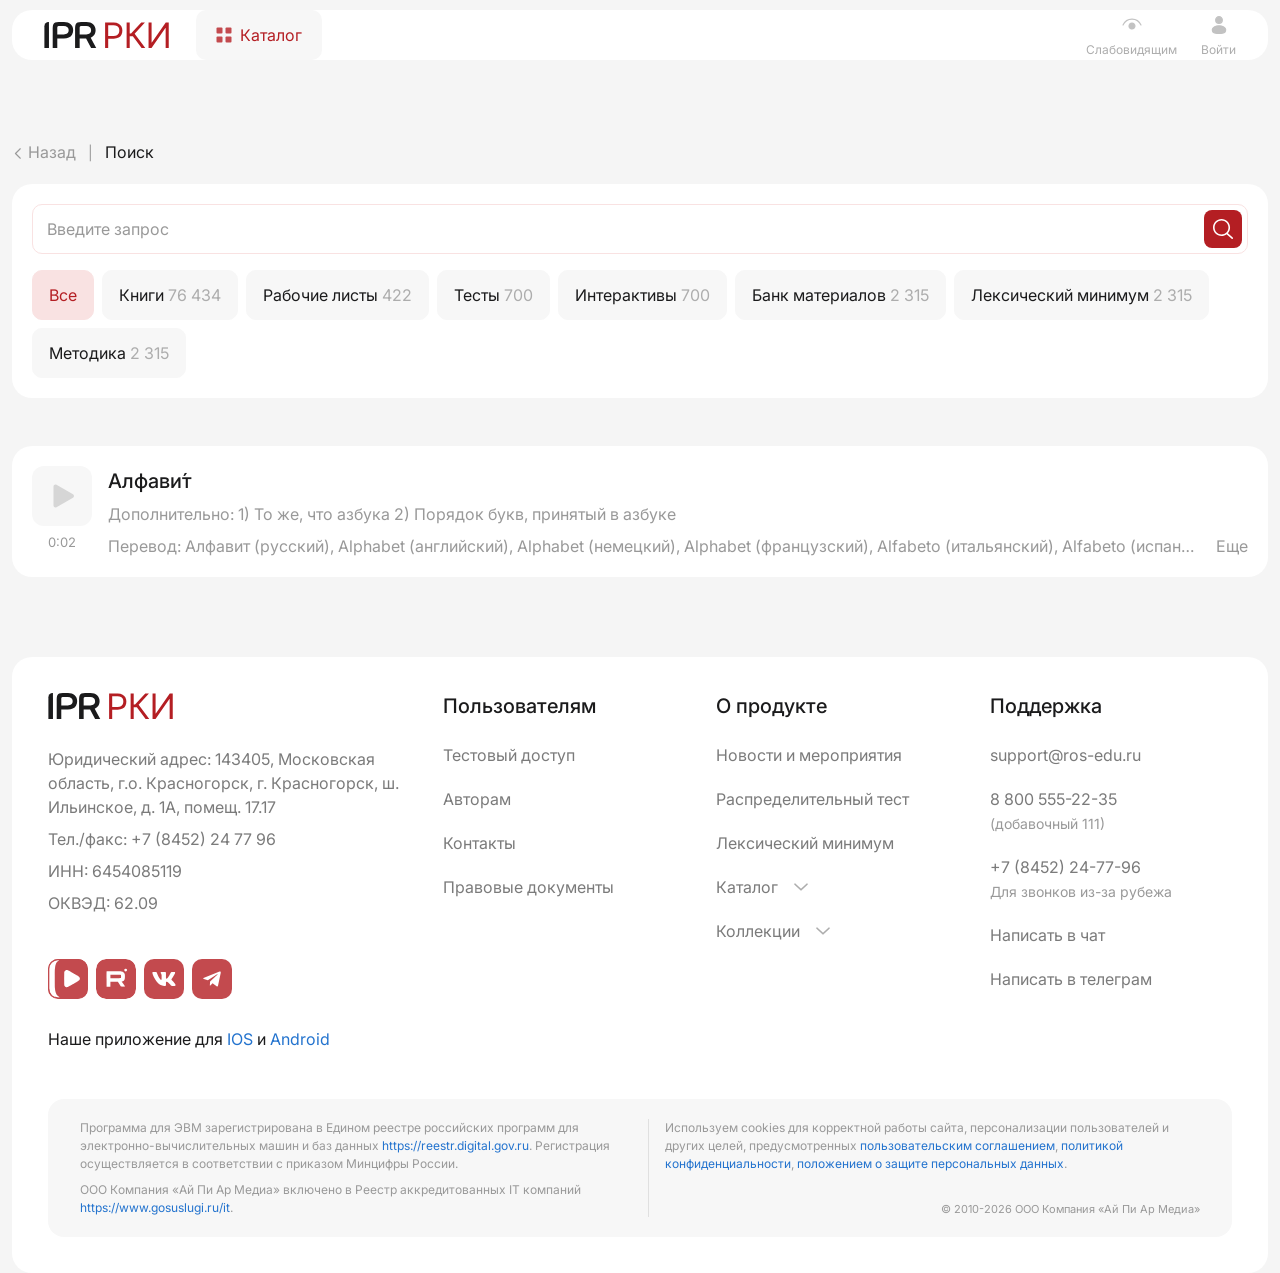
<file: audio-card.html>
<!DOCTYPE html>
<html lang="ru">
<head>
    <meta charset="UTF-8">
    <meta name="viewport" content="width=device-width, initial-scale=1.0">
    <title>IPR РКИ — Поиск</title>

    <!-- Google Fonts: Inter -->
    <link rel="preconnect" href="https://fonts.googleapis.com">
    <link rel="preconnect" href="https://fonts.gstatic.com" crossorigin>
    <link href="https://fonts.googleapis.com/css2?family=Inter:wght@400;500;600;700&display=swap" rel="stylesheet">

    <!-- Bootstrap 5 CSS -->
    <link href="https://cdn.jsdelivr.net/npm/bootstrap@5.3.3/dist/css/bootstrap.min.css" rel="stylesheet">

    <!-- Swiper CSS -->
    <link rel="stylesheet" href="https://cdn.jsdelivr.net/npm/swiper@11/swiper-bundle.min.css">

    <!-- Custom CSS -->
    <link rel="stylesheet" href="css/variables.css">
    <link rel="stylesheet" href="css/base.css">
    <link rel="stylesheet" href="css/components.css">
    <link rel="stylesheet" href="css/cards.css">
    <link rel="stylesheet" href="css/sections.css">
    <link rel="stylesheet" href="css/swiper-custom.css">
    <link rel="stylesheet" href="css/responsive.css">
</head>
<body>

<!-- ==================== HEADER ==================== -->
<header class="site-header">
    <div class="container">
        <div class="header-inner">
            <a href="#" class="header-logo" aria-label="IPR РКИ">
                <img src="img/icons/logo.svg" alt="IPR РКИ" height="26">
            </a>

            <button class="btn-catalog" type="button" aria-expanded="false" aria-controls="catalog-overlay">
                <img src="img/icons/catalog.svg" class="icon icon--catalog" width="16" height="16" alt="">
                <span class="icon icon--close-catalog" aria-hidden="true"><svg width="16" height="16"
                                                                               viewBox="0 0 16 16" fill="none"
                                                                               xmlns="http://www.w3.org/2000/svg"><path
                        d="M12 4L4 12M4 4l8 8" stroke="currentColor" stroke-width="2"
                        stroke-linecap="round"/></svg></span>
                <span class="catalog-text">Каталог</span>
            </button>

            <nav class="header-nav">
                <a href="#" class="btn-nav">
                    <img src="img/icons/eye.svg" class="icon icon--eye" width="24" height="20" alt="">
                    <span class="nav-text">Слабовидящим</span>
                </a>
                <a href="#" class="btn-nav">
                    <img src="img/icons/user.svg" class="icon icon--person" width="20" height="20" alt="">
                    <span class="nav-text">Войти</span>
                </a>
            </nav>
        </div>
    </div>
</header>

<!-- ==================== CATALOG OVERLAY ==================== -->
<div class="catalog-overlay" id="catalog-overlay" aria-hidden="true">
    <div class="container">
        <div class="catalog-overlay-inner">
            <button type="button" class="catalog-overlay-close" aria-label="Закрыть каталог">
                <svg width="24" height="24" viewBox="0 0 24 24" fill="none" xmlns="http://www.w3.org/2000/svg">
                    <path d="M18 6L6 18M6 6l12 12" stroke="currentColor" stroke-width="2" stroke-linecap="round"/>
                </svg>
            </button>
            <div class="catalog-overlay-columns">
                <div class="catalog-column">
                    <div class="catalog-block">
                        <h3 class="catalog-block-title">Книги</h3>
                        <ul class="catalog-block-list">
                            <li><a href="#">Учебники и учебные пособия</a></li>
                            <li><a href="#">Русский язык для билингвов</a></li>
                            <li><a href="#">Подготовка к тестированию</a></li>
                            <li><a href="#">Язык специальности</a></li>
                            <li><a href="#">Методическая литература</a></li>
                            <li><a href="#">Словари</a></li>
                            <li><a href="#">Художественная литература</a></li>
                        </ul>
                    </div>
                    <div class="catalog-block">
                        <h3 class="catalog-block-title">Язык специальности</h3>
                        <ul class="catalog-block-list">
                            <li><a href="#">Инженерно-технический и технологический профиль</a></li>
                            <li><a href="#">Естественно-научный профиль</a></li>
                            <li><a href="#">Медико-биологический профиль</a></li>
                            <li><a href="#">Экономический профиль</a></li>
                            <li><a href="#">Гуманитарный профиль</a></li>
                            <li><a href="#">Музыкальное и художественное образование</a></li>
                            <li><a href="#">Военное дело</a></li>
                            <li><a href="#">Все профильные модули</a></li>
                        </ul>
                    </div>
                    <div class="catalog-block">
                        <h3 class="catalog-block-title">Златоуст <span class="catalog-tag">коллекции</span></h3>
                        <ul class="catalog-block-list">
                            <li><a href="#">Русский язык. Литература</a></li>
                            <li><a href="#">Литература для детей-билингвов, преподавателей и родителей</a></li>
                        </ul>
                    </div>
                    <div class="catalog-block">
                        <h3 class="catalog-block-title">«Русский язык». Курсы <span class="catalog-tag">коллекции</span>
                        </h3>
                        <ul class="catalog-block-list">
                            <li><a href="#">Коллекция № 1. Русский как иностранный</a></li>
                            <li><a href="#">Коллекция № 2. Русский как иностранный</a></li>
                            <li><a href="#">УМК «Русский язык сегодня. Элементарный уровень»</a></li>
                            <li><a href="#">УМК «Русский язык сегодня. Базовый уровень»</a></li>
                            <li><a href="#">Классное чтение</a></li>
                        </ul>
                    </div>
                    <div class="catalog-block">
                        <h3 class="catalog-block-title">Лексический минимум</h3>
                    </div>
                    <div class="catalog-block">
                        <h3 class="catalog-block-title">Распределительный тест</h3>
                    </div>
                </div>
                <div class="catalog-column">
                    <div class="catalog-block">
                        <h3 class="catalog-block-title">Рабочие листы</h3>
                        <ul class="catalog-block-list">
                            <li><a href="#">Общий курс</a></li>
                            <li><a href="#">Дополнительные рабочие листы</a></li>
                        </ul>
                    </div>
                    <div class="catalog-block">
                        <h3 class="catalog-block-title">Тесты</h3>
                        <ul class="catalog-block-list">
                            <li><a href="#">Тесты к рабочим листам</a></li>
                            <li><a href="#">Тесты на уровень</a></li>
                            <li><a href="#">Язык специальности</a></li>
                            <li><a href="#">Для детей</a></li>
                        </ul>
                    </div>
                    <div class="catalog-block">
                        <h3 class="catalog-block-title">Интерактивы</h3>
                        <ul class="catalog-block-list">
                            <li><a href="#">К лексическому минимуму</a></li>
                            <li><a href="#">К рабочим листам</a></li>
                            <li><a href="#">Другое</a></li>
                        </ul>
                    </div>
                    <div class="catalog-block">
                        <h3 class="catalog-block-title">Банк материалов</h3>
                        <ul class="catalog-block-list">
                            <li><a href="#">Кроссворды</a></li>
                            <li><a href="#">Филворды</a></li>
                            <li><a href="#">Бродилки</a></li>
                            <li><a href="#">Викторины</a></li>
                            <li><a href="#">Квесты</a></li>
                            <li><a href="#">Подборки иллюстраций</a></li>
                            <li><a href="#">Презентации</a></li>
                        </ul>
                    </div>
                    <div class="catalog-block">
                        <h3 class="catalog-block-title">Методика</h3>
                        <ul class="catalog-block-list">
                            <li><a href="#">Лонгриды</a></li>
                            <li><a href="#">Записи вебинаров</a></li>
                        </ul>
                    </div>
                </div>
                <div class="catalog-column">
                    <div class="catalog-block">
                        <h3 class="catalog-block-title">Уровень владения <span class="catalog-tag">коллекции</span></h3>
                        <ul class="catalog-block-list">
                            <li><a href="#">А1 — элементарный</a></li>
                            <li><a href="#">А2 — базовый</a></li>
                            <li><a href="#">В1 — I сертификационный</a></li>
                            <li><a href="#">В2 — II сертификационный</a></li>
                            <li><a href="#">С1 — III сертификационный</a></li>
                            <li><a href="#">С2 — IV сертификационный</a></li>
                        </ul>
                    </div>
                    <div class="catalog-block">
                        <h3 class="catalog-block-title">Грамматика <span class="catalog-tag">коллекции</span></h3>
                        <ul class="catalog-block-list">
                            <li><a href="#">Вид глагола (НСВ и СВ)</a></li>
                            <li><a href="#">Глаголы движения</a></li>
                            <li><a href="#">Именительный падеж</a></li>
                            <li><a href="#">Винительный падеж</a></li>
                            <li><a href="#">Предложный падеж</a></li>
                            <li><a href="#">Родительный падеж</a></li>
                            <li><a href="#" class="catalog-link-underline">Показать все</a></li>
                        </ul>
                    </div>
                    <div class="catalog-block">
                        <h3 class="catalog-block-title">Тематики <span class="catalog-tag">коллекции</span></h3>
                        <ul class="catalog-block-list">
                            <li><a href="#">Фонетика, графика и орфография</a></li>
                            <li><a href="#">О себе. Внешность, характер, эмоции, возраст, интеллект</a></li>
                            <li><a href="#">Мои вещи. Одежда и обувь</a></li>
                            <li><a href="#">Мой день. Распорядок, быт и действия</a></li>
                            <li><a href="#">Учёба и работа</a></li>
                            <li><a href="#">Отдых и хобби</a></li>
                            <li><a href="#" class="catalog-link-underline">Показать все</a></li>
                        </ul>
                    </div>
                    <div class="catalog-block">
                        <h3 class="catalog-block-title">Праздники и памятные дни<span
                                class="catalog-tag">коллекции</span></h3>
                        <ul class="catalog-block-list">
                            <li><a href="#">Новый год</a></li>
                            <li><a href="#">Масленица</a></li>
                            <li><a href="#">Татьянин день</a></li>
                            <li><a href="#">Международный день студента</a></li>
                            <li><a href="#">День гжели</a></li>
                            <li><a href="#">Всероссийский день хоккея</a></li>
                            <li><a href="#" class="catalog-link-underline">Открыть все</a></li>
                        </ul>
                    </div>
                </div>
            </div>
        </div>
    </div>
</div>

<!-- ==================== MAIN CONTENT ==================== -->
<main class="main-content">
    <div class="container">

        <!-- Breadcrumb -->
        <div class="breadcrumb-bar">
            <a href="#"><img src="img/icons/ar_left.svg" class="icon" width="12" height="11" alt=""> Назад</a>
            <span class="separator">|</span>
            <a href="#" class="breadcrumb-active">Поиск</a>
        </div>


        <div class="content">
            <!-- Search Box -->
            <div class="search-input-wrap">
                <input type="text" placeholder="Введите запрос">
                <button class="btn-search" aria-label="Искать">
                    <img src="img/icons/search.svg" class="icon" width="20" height="20" alt="">
                </button>
            </div>

            <div class="filter-pills">
                <button class="filter-pill active" data-filter="all">Все</button>
                <button class="filter-pill" data-filter="books">Книги <span class="pill-count">76 434</span></button>
                <button class="filter-pill" data-filter="worksheets">Рабочие листы <span class="pill-count">422</span>
                </button>
                <button class="filter-pill" data-filter="tests">Тесты <span class="pill-count">700</span></button>
                <button class="filter-pill" data-filter="interactives">Интерактивы <span class="pill-count">700</span>
                </button>
                <button class="filter-pill" data-filter="materials">Банк материалов <span
                        class="pill-count">2 315</span></button>
                <button class="filter-pill" data-filter="lexicon">Лексический минимум <span
                        class="pill-count">2 315</span></button>
                <button class="filter-pill" data-filter="methodology">Методика <span class="pill-count">2 315</span>
                </button>
            </div>
        </div>

            <!-- ==================== ЛЕКСИЧЕСКИЙ МИНИМУМ ==================== -->
            <section class="content-section mt-5" data-section="lexicon">
                <div class="lexicon-words">
                    <article
                        class="lexicon-word-card"
                        data-audio-src="https://interactive-examples.mdn.mozilla.net/media/cc0-audio/t-rex-roar.mp3">
                        <div class="lexicon-word-card__media">
                            <button
                                type="button"
                                class="lexicon-word-card__play"
                                aria-label="Воспроизвести"
                                title="Воспроизвести"
                            >
                                <span class="lexicon-word-card__play-icon">
                                    <svg width="48" height="48" viewBox="0 0 60 60" fill="none" xmlns="http://www.w3.org/2000/svg" aria-hidden="true">
                                        <rect width="60" height="60" rx="12" fill="#F7F7F7"/>
                                        <path d="M41 28.268C42.3333 29.0378 42.3333 30.9623 41 31.7321L24.5 41.2583C23.1667 42.0281 21.5 41.0659 21.5 39.5263V20.4737C21.5 18.9341 23.1667 17.9719 24.5 18.7417L41 28.268Z" fill="#D6D6D6"/>
                                    </svg>
                                </span>
                                <span class="lexicon-word-card__pause-icon" hidden>
                                    <svg width="48" height="48" viewBox="0 0 60 60" fill="none" xmlns="http://www.w3.org/2000/svg" aria-hidden="true">
                                        <rect width="60" height="60" rx="12" fill="#F7F7F7"></rect>
                                        <rect x="20" y="18" width="8" height="24" rx="2" fill="#D6D6D6"></rect>
                                        <rect x="32" y="18" width="8" height="24" rx="2" fill="#D6D6D6"></rect>
                                    </svg>
                                </span>
                            </button>
                            <div class="lexicon-word-card__duration" aria-label="Длительность слова">0:02</div>
                        </div>

                        <div class="lexicon-word-card__body">
                            <div class="lexicon-word-card__title">Алфави́т</div>
                            <div class="lexicon-word-card__extra">Дополнительно: 1) То же, что азбука 2) Порядок букв, принятый в азбуке</div>
                            <div class="lexicon-word-card__translation">
                                <span class="lexicon-word-card__translation-prefix">Перевод:</span>
                                <span class="lexicon-word-card__translation-text">Алфавит (русский), Alphabet (английский), Alphabet (немецкий), Alphabet (французский), Alfabeto (итальянский), Alfabeto (испанский), Alfabeto (португальский), Alfabet (польский), Alfabet (нидерландский), Alfabet (румынский), Alfabet (шведский), Alfabet (датский), Aakkoset (финский), Abeceda (чешский), Abeceda (хорватский), Азбука (болгарский), Алфавит (белорусский), Алфавіт (украинский), Αλφάβητο (греческий), Alfabe (турецкий), Alfabeto (эсперанто), Alifbe (татарский), Abėcėlė (литовский), Alfabēts (латышский), Tähestik (эстонский), ABC (норвежский), Ábécé (венгерский), Alfabet (индонезийский), Elfbey (курдский), Alfabeti (суахили).</span>
                                <button
                                    type="button"
                                    class="lexicon-word-card__toggle"
                                    aria-expanded="false"
                                >
                                    <span class="lexicon-word-card__toggle-label">Еще</span>
                                </button>
                            </div>
                        </div>
                    </article>
                </div>
            </section>
    </div>
</main>

<!-- ==================== FOOTER ==================== -->
<footer class="container">
    <div class="site-footer">
        <div class="footer-top">
            <div class="footer-top__grid">
                <div class="footer-col footer-col--company">
                    <a href="#" class="footer-logo" aria-label="IPR РКИ">
                        <img src="img/icons/logo.svg" alt="IPR РКИ" height="26">
                    </a>
                    <p class="footer-legal">Юридический адрес: 143405, Московская область, г.о. Красногорск, г.
                        Красногорск, ш. Ильинское, д. 1А, помещ. 17.17</p>
                    <p class="footer-legal">Тел./факс: +7 (8452) 24 77 96</p>
                    <p class="footer-legal">ИНН: 6454085119</p>
                    <p class="footer-legal">ОКВЭД: 62.09</p>
                    <div class="footer-social">
                        <a href="https://vkvideo.ru/@iprmedia/all" class="footer-social-link" aria-label="ВК видео"><img
                                src="img/icons/social/vkvideo.svg" width="40" height="40" alt=""></a>
                        <a href="https://rutube.ru/channel/25508571/" class="footer-social-link"
                           aria-label="Rutube"><img src="img/icons/social/rutube.svg" width="40" height="40" alt=""></a>
                        <a href="https://vk.com/iprmedia" class="footer-social-link" aria-label="ВКонтакте"><img
                                src="img/icons/social/vk.svg" width="40" height="40" alt=""></a>
                        <a href="https://t.me/ipr_edu_iprmedia" class="footer-social-link" aria-label="Telegram"><img
                                src="img/icons/social/tg.svg" width="40" height="40" alt=""></a>
                    </div>
                    <p class="footer-app-label">Наше приложение для <a
                            href="https://apps.apple.com/ru/app/ros-edu-mobile/id6478668128" class="footer-link">IOS</a>
                        и <a href="https://play.google.com/store/apps/details?id=ru.iprbooks.iprbooksmobilerki"
                             class="footer-link">Android</a></p>
                </div>
                <div class="footer-col">
                    <h3 class="footer-heading">Пользователям</h3>
                    <ul class="footer-links">
                        <li><a href="#" class="footer-link">Тестовый доступ</a></li>
                        <li><a href="#" class="footer-link">Авторам</a></li>
                        <li><a href="#" class="footer-link">Контакты</a></li>
                        <li><a href="#" class="footer-link">Правовые документы</a></li>
                    </ul>
                </div>
                <div class="footer-col">
                    <h3 class="footer-heading">О продукте</h3>
                    <ul class="footer-links">
                        <li><a href="#" class="footer-link">Новости и мероприятия</a></li>
                        <li><a href="#" class="footer-link">Распределительный тест</a></li>
                        <li><a href="#" class="footer-link">Лексический минимум</a></li>
                        <li class="footer-dropdown">
                            <a href="#" class="footer-link footer-link--toggle" aria-expanded="false">Каталог <img
                                    src="img/icons/arrow.svg" class="footer-chevron" width="22" height="22" alt=""
                                    aria-hidden="true"></a>
                            <ul class="footer-sublinks">
                                <li><a href="#" class="footer-link">Учебники</a></li>
                                <li><a href="#" class="footer-link">Пособия</a></li>
                                <li><a href="#" class="footer-link">Словари</a></li>
                            </ul>
                        </li>
                        <li class="footer-dropdown">
                            <a href="#" class="footer-link footer-link--toggle" aria-expanded="false">Коллекции <img
                                    src="img/icons/arrow.svg" class="footer-chevron" width="22" height="22" alt=""
                                    aria-hidden="true"></a>
                            <ul class="footer-sublinks">
                                <li><a href="#" class="footer-link">Для начинающих</a></li>
                                <li><a href="#" class="footer-link">Для преподавателей</a></li>
                                <li><a href="#" class="footer-link">Тематические подборки</a></li>
                            </ul>
                        </li>
                    </ul>
                </div>
                <div class="footer-col">
                    <h3 class="footer-heading">Поддержка</h3>
                    <ul class="footer-supports">
                        <li class="footer-support"><a href="mailto:support@ros-edu.ru" class="footer-link">support@ros-edu.ru</a>
                        </li>
                        <li class="footer-support">8 800 555-22-35<br><span
                                class="footer-support-note">(добавочный 111)</span></li>
                        <li class="footer-support">+7 (8452) 24-77-96<br><span class="footer-support-note">Для звонков из-за рубежа</span>
                        </li>
                        <li class="footer-support"><a href="#" class="footer-link" id="footer-chat-btn" role="button">Написать
                            в чат</a></li>
                        <li class="footer-support"><a href="https://t.me/ipr_support_bot" class="footer-link">Написать в
                            телеграм</a></li>
                    </ul>
                </div>
            </div>
        </div>
        <div class="footer-bottom">
            <div class="container">
                <div class="footer-bottom__flex">
                    <div class="footer-bottom-col">
                        <p class="footer-bottom-text">Программа для ЭВМ зарегистрирована в Едином реестре российских
                            программ для электронно-вычислительных машин и баз данных <a
                                    href="https://reestr.digital.gov.ru" target="_blank" rel="noopener noreferrer"
                                    class="footer-link">https://reestr.digital.gov.ru</a>. Регистрация осуществляется в
                            соответствии с приказом Минцифры России.</p>
                        <p class="footer-bottom-text">ООО Компания «Ай Пи Ар Медиа» включено в Реестр аккредитованных IT
                            компаний <a href="https://www.gosuslugi.ru/it" target="_blank" rel="noopener noreferrer"
                                        class="footer-link">https://www.gosuslugi.ru/it</a>.</p>
                    </div>
                    <div class="vr"></div>
                    <div class="footer-bottom-col">
                        <p class="footer-bottom-text">Используем cookies для корректной работы сайта, персонализации
                            пользователей и других целей, предусмотренных <a href="#" class="footer-link">пользовательским
                                соглашением</a>, <a href="#" class="footer-link">политикой конфиденциальности</a>, <a
                                    href="#" class="footer-link">положением о защите персональных данных</a>.</p>
                        <p class="footer-copyright">© 2010-2026 ООО Компания «Ай Пи Ар Медиа»</p>
                    </div>
                </div>
            </div>
        </div>
    </div>
</footer>

<!-- Bootstrap 5 JS Bundle -->
<script src="https://cdn.jsdelivr.net/npm/bootstrap@5.3.3/dist/js/bootstrap.bundle.min.js"></script>

<!-- Swiper JS -->
<script src="https://cdn.jsdelivr.net/npm/swiper@11/swiper-bundle.min.js"></script>

<!-- Custom JS -->
<script src="js/main.js"></script>

<!-- Bitrix24 чат: скрипт всегда на странице -->
<script>
    (function (w, d, u) {
        var s = d.createElement('script');
        s.async = true;
        s.src = u + '?' + (Date.now() / 60000 | 0);
        var h = d.getElementsByTagName('script')[0];
        h.parentNode.insertBefore(s, h);
    })(window, document, 'https://cdn-ru.bitrix24.ru/b24555134/crm/site_button/loader_9_ppyrxt.js');
</script>
<!-- Открытие чата по клику на «Написать в чат» -->
<script>
    document.getElementById('footer-chat-btn').addEventListener('click', function (e) {
        e.preventDefault();
        var btn = document.querySelector('.b24-widget-button-inner-container');
        if (btn) btn.click();
    });
</script>

</body>
</html>
</file>
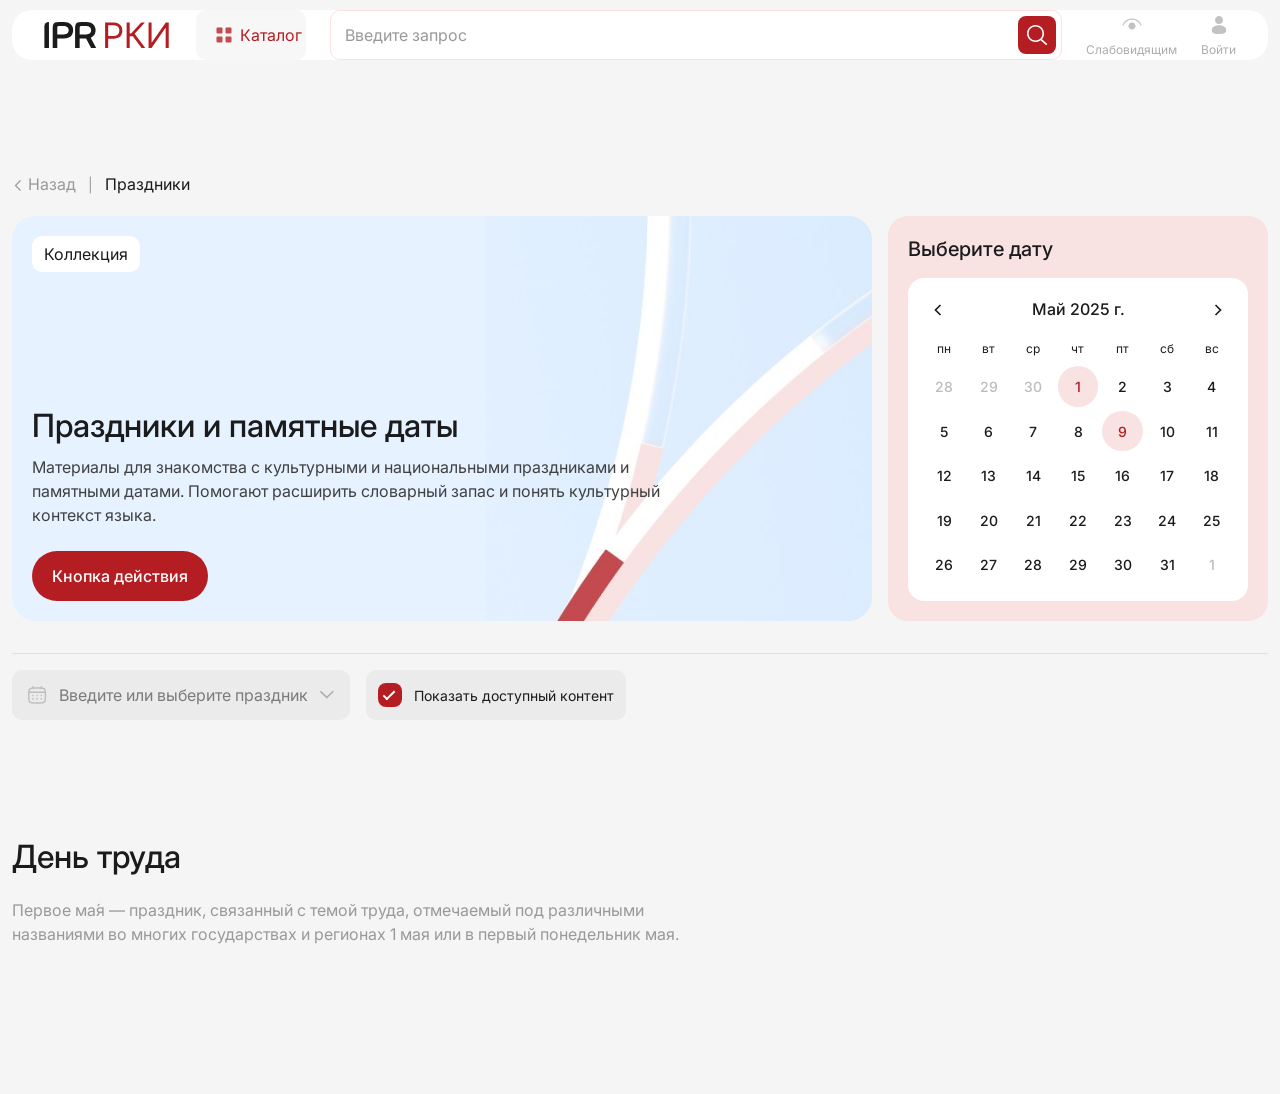
<file: collection-calendar.html>
<!DOCTYPE html>
<html lang="ru">
<head>
    <meta charset="UTF-8">
    <meta name="viewport" content="width=device-width, initial-scale=1.0">
    <title>IPR РКИ — Праздники и памятные даты</title>

    <!-- Google Fonts: Inter -->
    <link rel="preconnect" href="https://fonts.googleapis.com">
    <link rel="preconnect" href="https://fonts.gstatic.com" crossorigin>
    <link href="https://fonts.googleapis.com/css2?family=Inter:wght@400;500;600;700&display=swap" rel="stylesheet">

    <!-- Bootstrap 5 CSS -->
    <link href="https://cdn.jsdelivr.net/npm/bootstrap@5.3.3/dist/css/bootstrap.min.css" rel="stylesheet">

    <!-- Custom CSS -->
    <link rel="stylesheet" href="css/variables.css">
    <link rel="stylesheet" href="css/base.css">
    <link rel="stylesheet" href="css/components.css">
    <link rel="stylesheet" href="css/sections.css">
    <link rel="stylesheet" href="css/collection.css">
</head>
<body class="collection-page calendar-page">

<!-- ==================== HEADER ==================== -->
<header class="site-header">
    <div class="container">
        <div class="header-inner">
            <a href="#" class="header-logo" aria-label="IPR РКИ">
                <img src="img/icons/logo.svg" alt="IPR РКИ" height="26">
            </a>

            <button class="btn-catalog" type="button" aria-expanded="false" aria-controls="catalog-overlay">
                <img src="img/icons/catalog.svg" class="icon icon--catalog" width="16" height="16" alt="">
                <span class="icon icon--close-catalog" aria-hidden="true"><svg width="16" height="16"
                                                                               viewBox="0 0 16 16" fill="none"
                                                                               xmlns="http://www.w3.org/2000/svg"><path
                        d="M12 4L4 12M4 4l8 8" stroke="currentColor" stroke-width="2"
                        stroke-linecap="round"/></svg></span>
                <span class="catalog-text">Каталог</span>
            </button>
            <div class="search-input-wrap">
                <input type="text" placeholder="Введите запрос">
                <button class="btn-search" aria-label="Искать">
                    <img src="img/icons/search.svg" class="icon" width="20" height="20" alt="">
                </button>
            </div>
            <nav class="header-nav">
                <a href="#" class="btn-nav">
                    <img src="img/icons/eye.svg" class="icon icon--eye" width="24" height="20" alt="">
                    <span class="nav-text">Слабовидящим</span>
                </a>
                <a href="#" class="btn-nav">
                    <img src="img/icons/user.svg" class="icon icon--person" width="20" height="20" alt="">
                    <span class="nav-text">Войти</span>
                </a>
            </nav>
        </div>
    </div>
</header>

<!-- ==================== CATALOG OVERLAY ==================== -->
<div class="catalog-overlay" id="catalog-overlay" aria-hidden="true">
    <div class="container">
        <div class="catalog-overlay-inner">
            <button type="button" class="catalog-overlay-close" aria-label="Закрыть каталог">
                <svg width="24" height="24" viewBox="0 0 24 24" fill="none" xmlns="http://www.w3.org/2000/svg">
                    <path d="M18 6L6 18M6 6l12 12" stroke="currentColor" stroke-width="2" stroke-linecap="round"/>
                </svg>
            </button>
            <div class="catalog-overlay-columns">
                <div class="catalog-column">
                    <div class="catalog-block">
                        <h3 class="catalog-block-title">Книги</h3>
                        <ul class="catalog-block-list">
                            <li><a href="#">Учебники и учебные пособия</a></li>
                            <li><a href="#">Русский язык для билингвов</a></li>
                            <li><a href="#">Подготовка к тестированию</a></li>
                            <li><a href="#">Язык специальности</a></li>
                            <li><a href="#">Методическая литература</a></li>
                            <li><a href="#">Словари</a></li>
                            <li><a href="#">Художественная литература</a></li>
                        </ul>
                    </div>
                    <div class="catalog-block">
                        <h3 class="catalog-block-title">Язык специальности</h3>
                        <ul class="catalog-block-list">
                            <li><a href="#">Инженерно-технический и технологический профиль</a></li>
                            <li><a href="#">Естественно-научный профиль</a></li>
                            <li><a href="#">Медико-биологический профиль</a></li>
                            <li><a href="#">Экономический профиль</a></li>
                            <li><a href="#">Гуманитарный профиль</a></li>
                            <li><a href="#">Музыкальное и художественное образование</a></li>
                            <li><a href="#">Военное дело</a></li>
                            <li><a href="#">Все профильные модули</a></li>
                        </ul>
                    </div>
                    <div class="catalog-block">
                        <h3 class="catalog-block-title">Златоуст <span class="catalog-tag">коллекции</span></h3>
                        <ul class="catalog-block-list">
                            <li><a href="#">Русский язык. Литература</a></li>
                            <li><a href="#">Литература для детей-билингвов, преподавателей и родителей</a></li>
                        </ul>
                    </div>
                    <div class="catalog-block">
                        <h3 class="catalog-block-title">«Русский язык». Курсы <span class="catalog-tag">коллекции</span>
                        </h3>
                        <ul class="catalog-block-list">
                            <li><a href="#">Коллекция № 1. Русский как иностранный</a></li>
                            <li><a href="#">Коллекция № 2. Русский как иностранный</a></li>
                            <li><a href="#">УМК «Русский язык сегодня. Элементарный уровень»</a></li>
                            <li><a href="#">УМК «Русский язык сегодня. Базовый уровень»</a></li>
                            <li><a href="#">Классное чтение</a></li>
                        </ul>
                    </div>
                    <div class="catalog-block">
                        <h3 class="catalog-block-title">Лексический минимум</h3>
                    </div>
                    <div class="catalog-block">
                        <h3 class="catalog-block-title">Распределительный тест</h3>
                    </div>
                </div>
                <div class="catalog-column">
                    <div class="catalog-block">
                        <h3 class="catalog-block-title">Рабочие листы</h3>
                        <ul class="catalog-block-list">
                            <li><a href="#">Общий курс</a></li>
                            <li><a href="#">Дополнительные рабочие листы</a></li>
                        </ul>
                    </div>
                    <div class="catalog-block">
                        <h3 class="catalog-block-title">Тесты</h3>
                        <ul class="catalog-block-list">
                            <li><a href="#">Тесты к рабочим листам</a></li>
                            <li><a href="#">Тесты на уровень</a></li>
                            <li><a href="#">Язык специальности</a></li>
                            <li><a href="#">Для детей</a></li>
                        </ul>
                    </div>
                    <div class="catalog-block">
                        <h3 class="catalog-block-title">Интерактивы</h3>
                        <ul class="catalog-block-list">
                            <li><a href="#">К лексическому минимуму</a></li>
                            <li><a href="#">К рабочим листам</a></li>
                            <li><a href="#">Другое</a></li>
                        </ul>
                    </div>
                    <div class="catalog-block">
                        <h3 class="catalog-block-title">Банк материалов</h3>
                        <ul class="catalog-block-list">
                            <li><a href="#">Кроссворды</a></li>
                            <li><a href="#">Филворды</a></li>
                            <li><a href="#">Бродилки</a></li>
                            <li><a href="#">Викторины</a></li>
                            <li><a href="#">Квесты</a></li>
                            <li><a href="#">Подборки иллюстраций</a></li>
                            <li><a href="#">Презентации</a></li>
                        </ul>
                    </div>
                    <div class="catalog-block">
                        <h3 class="catalog-block-title">Методика</h3>
                        <ul class="catalog-block-list">
                            <li><a href="#">Лонгриды</a></li>
                            <li><a href="#">Записи вебинаров</a></li>
                        </ul>
                    </div>
                </div>
                <div class="catalog-column">
                    <div class="catalog-block">
                        <h3 class="catalog-block-title">Уровень владения <span class="catalog-tag">коллекции</span></h3>
                        <ul class="catalog-block-list">
                            <li><a href="#">А1 — элементарный</a></li>
                            <li><a href="#">А2 — базовый</a></li>
                            <li><a href="#">В1 — I сертификационный</a></li>
                            <li><a href="#">В2 — II сертификационный</a></li>
                            <li><a href="#">С1 — III сертификационный</a></li>
                            <li><a href="#">С2 — IV сертификационный</a></li>
                        </ul>
                    </div>
                    <div class="catalog-block">
                        <h3 class="catalog-block-title">Грамматика <span class="catalog-tag">коллекции</span></h3>
                        <ul class="catalog-block-list">
                            <li><a href="#">Вид глагола (НСВ и СВ)</a></li>
                            <li><a href="#">Глаголы движения</a></li>
                            <li><a href="#">Именительный падеж</a></li>
                            <li><a href="#">Винительный падеж</a></li>
                            <li><a href="#">Предложный падеж</a></li>
                            <li><a href="#">Родительный падеж</a></li>
                            <li><a href="#" class="catalog-link-underline">Показать все</a></li>
                        </ul>
                    </div>
                    <div class="catalog-block">
                        <h3 class="catalog-block-title">Тематики <span class="catalog-tag">коллекции</span></h3>
                        <ul class="catalog-block-list">
                            <li><a href="#">Фонетика, графика и орфография</a></li>
                            <li><a href="#">О себе. Внешность, характер, эмоции, возраст, интеллект</a></li>
                            <li><a href="#">Мои вещи. Одежда и обувь</a></li>
                            <li><a href="#">Мой день. Распорядок, быт и действия</a></li>
                            <li><a href="#">Учёба и работа</a></li>
                            <li><a href="#">Отдых и хобби</a></li>
                            <li><a href="#" class="catalog-link-underline">Показать все</a></li>
                        </ul>
                    </div>
                    <div class="catalog-block">
                        <h3 class="catalog-block-title">Праздники и памятные дни<span
                                class="catalog-tag">коллекции</span></h3>
                        <ul class="catalog-block-list">
                            <li><a href="#">Новый год</a></li>
                            <li><a href="#">Масленица</a></li>
                            <li><a href="#">Татьянин день</a></li>
                            <li><a href="#">Международный день студента</a></li>
                            <li><a href="#">День гжели</a></li>
                            <li><a href="#">Всероссийский день хоккея</a></li>
                            <li><a href="#" class="catalog-link-underline">Открыть все</a></li>
                        </ul>
                    </div>
                </div>
            </div>
        </div>
    </div>
</div>

<!-- ==================== MAIN CONTENT ==================== -->
<main class="collection-main">
    <div class="container">
        <!-- Breadcrumb & Title -->
        <div class="breadcrumb-bar">
            <a href="main.html"><img src="img/icons/ar_left.svg" class="icon" width="12" height="11" alt=""> Назад</a>
            <span class="separator">|</span>
            <a href="#" class="breadcrumb-active">Праздники</a>
        </div>

        <!-- Calendar Grid: hero card + calendar widget -->
        <div class="calendar-grid">
            <article class="calendar-hero">
                <div class="calendar-hero-lines" aria-hidden="true"></div>
                <span class="calendar-hero-badge">Коллекция</span>
                <h2 class="calendar-hero-title">Праздники и памятные даты</h2>
                <p class="calendar-hero-desc">Материалы для знакомства с культурными и национальными праздниками и памятными датами. Помогают расширить словарный запас и понять культурный контекст языка.</p>
                <a href="#" class="primary-btn calendar-hero-btn">Кнопка действия</a>
            </article>
            <aside class="calendar-widget">
                <h3 class="calendar-widget-title">Выберите дату</h3>
                <div class="calendar-box" id="calendar-box">
                    <div class="calendar-header">
                        <button type="button" class="calendar-nav calendar-prev" aria-label="Предыдущий месяц">
                            <svg width="20" height="20" viewBox="0 0 24 24" fill="none"><path d="M15 18l-6-6 6-6" stroke="currentColor" stroke-width="2"/></svg>
                        </button>
                        <span class="calendar-month-year" id="calendar-month-year">Май 2025 г.</span>
                        <button type="button" class="calendar-nav calendar-next" aria-label="Следующий месяц">
                            <svg width="20" height="20" viewBox="0 0 24 24" fill="none"><path d="M9 18l6-6-6-6" stroke="currentColor" stroke-width="2"/></svg>
                        </button>
                    </div>
                    <div class="calendar-weekdays">
                        <span>пн</span><span>вт</span><span>ср</span><span>чт</span><span>пт</span><span>сб</span><span>вс</span>
                    </div>
                    <div class="calendar-days" id="calendar-days"></div>
                </div>
            </aside>
        </div>

        <!-- Bottom Filter Bar -->
        <div class="collection-filter-bar">
            <div class="collection-date-picker-wrap">
                <button type="button" class="collection-date-picker-btn" id="collection-date-picker-btn" aria-expanded="false" aria-haspopup="true">
                    <img src="img/icons/calendar-icon.svg" alt="" class="collection-date-picker-icon" width="19" height="18">
                    <span class="collection-date-picker-text">Введите или выберите праздник</span>
                    <img src="img/icons/select-arrow.svg" alt="" class="collection-date-picker-arrow" width="14" height="8">
                </button>
                <div class="collection-date-picker-dropdown" id="collection-date-picker-dropdown" aria-hidden="true"></div>
            </div>
            <label class="collection-toggle">
                <input type="checkbox" checked>
                <span class="collection-toggle-box"></span>
                <span class="collection-toggle-text">Показать доступный контент</span>
            </label>
        </div>

        <div class="event-box-calendar">
            <h1>День труда</h1>
            <p>Первое ма́я — праздник, связанный с темой труда, отмечаемый под различными названиями во многих государствах и регионах 1 мая или в первый понедельник мая.</p>
        </div>
    </div>
</main>

<!-- Bootstrap 5 JS Bundle -->
<script src="https://cdn.jsdelivr.net/npm/bootstrap@5.3.3/dist/js/bootstrap.bundle.min.js"></script>

<!-- Custom JS -->
<script src="js/main.js"></script>

<script>
(function () {
  var tagsWrap = document.getElementById('collection-tags-wrap');
  var toggleBtn = document.getElementById('collection-tags-toggle');
  if (tagsWrap && toggleBtn) {
    toggleBtn.addEventListener('click', function () {
      var isExpanded = tagsWrap.classList.toggle('is-expanded');
      toggleBtn.textContent = isExpanded ? 'Свернуть' : 'Показать все';
    });
  }
})();

// Calendar
(function () {
  var MONTHS_RU = ['Январь', 'Февраль', 'Март', 'Апрель', 'Май', 'Июнь', 'Июль', 'Август', 'Сентябрь', 'Октябрь', 'Ноябрь', 'Декабрь'];
  var holidays = { 5: [1, 9] };
  var state = { year: 2025, month: 4 };

  function render() {
    var daysEl = document.getElementById('calendar-days');
    var titleEl = document.getElementById('calendar-month-year');
    if (!daysEl || !titleEl) return;

    titleEl.textContent = MONTHS_RU[state.month] + ' ' + state.year + ' г.';
    var first = new Date(state.year, state.month, 1);
    var last = new Date(state.year, state.month + 1, 0);
    var start = (first.getDay() + 6) % 7;
    var prevLast = new Date(state.year, state.month, 0).getDate();
    var monthHolidays = holidays[state.month + 1] || [];

    var html = '';
    for (var i = 0; i < start; i++) {
      html += '<span class="calendar-day calendar-day--other">' + (prevLast - start + i + 1) + '</span>';
    }
    for (var d = 1; d <= last.getDate(); d++) {
      var cls = 'calendar-day';
      if (monthHolidays.indexOf(d) >= 0) cls += ' calendar-day--holiday';
      html += '<span class="' + cls + '">' + d + '</span>';
    }
    var total = start + last.getDate();
    var nextCount = total % 7 ? 7 - (total % 7) : 0;
    for (var j = 1; j <= nextCount; j++) {
      html += '<span class="calendar-day calendar-day--other">' + j + '</span>';
    }
    daysEl.innerHTML = html;
  }

  document.querySelector('.calendar-prev')?.addEventListener('click', function () {
    state.month--;
    if (state.month < 0) { state.month = 11; state.year--; }
    render();
  });
  document.querySelector('.calendar-next')?.addEventListener('click', function () {
    state.month++;
    if (state.month > 11) { state.month = 0; state.year++; }
    render();
  });
  render();
})();
</script>

</body>
</html>
</file>
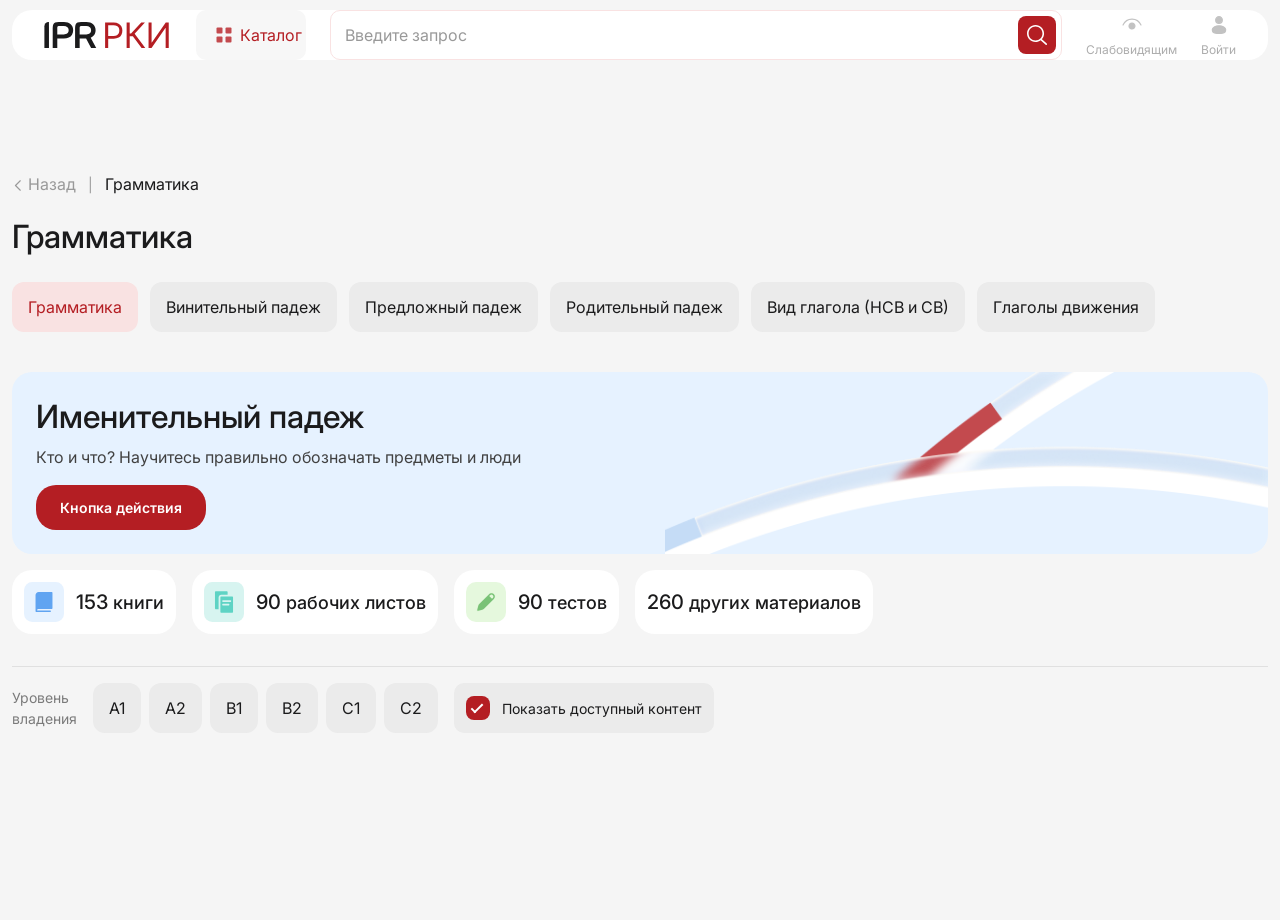
<file: collection-grammar.html>
<!DOCTYPE html>
<html lang="ru">
<head>
    <meta charset="UTF-8">
    <meta name="viewport" content="width=device-width, initial-scale=1.0">
    <title>IPR РКИ — Именительный падеж</title>

    <!-- Google Fonts: Inter -->
    <link rel="preconnect" href="https://fonts.googleapis.com">
    <link rel="preconnect" href="https://fonts.gstatic.com" crossorigin>
    <link href="https://fonts.googleapis.com/css2?family=Inter:wght@400;500;600;700&display=swap" rel="stylesheet">

    <!-- Bootstrap 5 CSS -->
    <link href="https://cdn.jsdelivr.net/npm/bootstrap@5.3.3/dist/css/bootstrap.min.css" rel="stylesheet">

    <!-- Custom CSS -->
    <link rel="stylesheet" href="css/variables.css">
    <link rel="stylesheet" href="css/base.css">
    <link rel="stylesheet" href="css/components.css">
    <link rel="stylesheet" href="css/sections.css">
    <link rel="stylesheet" href="css/collection.css">
</head>
<body class="collection-page grammar-page">

<!-- ==================== HEADER ==================== -->
<header class="site-header">
    <div class="container">
        <div class="header-inner">
            <a href="#" class="header-logo" aria-label="IPR РКИ">
                <img src="img/icons/logo.svg" alt="IPR РКИ" height="26">
            </a>

            <button class="btn-catalog" type="button" aria-expanded="false" aria-controls="catalog-overlay">
                <img src="img/icons/catalog.svg" class="icon icon--catalog" width="16" height="16" alt="">
                <span class="icon icon--close-catalog" aria-hidden="true"><svg width="16" height="16"
                                                                               viewBox="0 0 16 16" fill="none"
                                                                               xmlns="http://www.w3.org/2000/svg"><path
                        d="M12 4L4 12M4 4l8 8" stroke="currentColor" stroke-width="2"
                        stroke-linecap="round"/></svg></span>
                <span class="catalog-text">Каталог</span>
            </button>
            <div class="search-input-wrap">
                <input type="text" placeholder="Введите запрос">
                <button class="btn-search" aria-label="Искать">
                    <img src="img/icons/search.svg" class="icon" width="20" height="20" alt="">
                </button>
            </div>
            <nav class="header-nav">
                <a href="#" class="btn-nav">
                    <img src="img/icons/eye.svg" class="icon icon--eye" width="24" height="20" alt="">
                    <span class="nav-text">Слабовидящим</span>
                </a>
                <a href="#" class="btn-nav">
                    <img src="img/icons/user.svg" class="icon icon--person" width="20" height="20" alt="">
                    <span class="nav-text">Войти</span>
                </a>
            </nav>
        </div>
    </div>
</header>

<!-- ==================== CATALOG OVERLAY ==================== -->
<div class="catalog-overlay" id="catalog-overlay" aria-hidden="true">
    <div class="container">
        <div class="catalog-overlay-inner">
            <button type="button" class="catalog-overlay-close" aria-label="Закрыть каталог">
                <svg width="24" height="24" viewBox="0 0 24 24" fill="none" xmlns="http://www.w3.org/2000/svg">
                    <path d="M18 6L6 18M6 6l12 12" stroke="currentColor" stroke-width="2" stroke-linecap="round"/>
                </svg>
            </button>
            <div class="catalog-overlay-columns">
                <div class="catalog-column">
                    <div class="catalog-block">
                        <h3 class="catalog-block-title">Книги</h3>
                        <ul class="catalog-block-list">
                            <li><a href="#">Учебники и учебные пособия</a></li>
                            <li><a href="#">Русский язык для билингвов</a></li>
                            <li><a href="#">Подготовка к тестированию</a></li>
                            <li><a href="#">Язык специальности</a></li>
                            <li><a href="#">Методическая литература</a></li>
                            <li><a href="#">Словари</a></li>
                            <li><a href="#">Художественная литература</a></li>
                        </ul>
                    </div>
                    <div class="catalog-block">
                        <h3 class="catalog-block-title">Язык специальности</h3>
                        <ul class="catalog-block-list">
                            <li><a href="#">Инженерно-технический и технологический профиль</a></li>
                            <li><a href="#">Естественно-научный профиль</a></li>
                            <li><a href="#">Медико-биологический профиль</a></li>
                            <li><a href="#">Экономический профиль</a></li>
                            <li><a href="#">Гуманитарный профиль</a></li>
                            <li><a href="#">Музыкальное и художественное образование</a></li>
                            <li><a href="#">Военное дело</a></li>
                            <li><a href="#">Все профильные модули</a></li>
                        </ul>
                    </div>
                    <div class="catalog-block">
                        <h3 class="catalog-block-title">Златоуст <span class="catalog-tag">коллекции</span></h3>
                        <ul class="catalog-block-list">
                            <li><a href="#">Русский язык. Литература</a></li>
                            <li><a href="#">Литература для детей-билингвов, преподавателей и родителей</a></li>
                        </ul>
                    </div>
                    <div class="catalog-block">
                        <h3 class="catalog-block-title">«Русский язык». Курсы <span class="catalog-tag">коллекции</span>
                        </h3>
                        <ul class="catalog-block-list">
                            <li><a href="#">Коллекция № 1. Русский как иностранный</a></li>
                            <li><a href="#">Коллекция № 2. Русский как иностранный</a></li>
                            <li><a href="#">УМК «Русский язык сегодня. Элементарный уровень»</a></li>
                            <li><a href="#">УМК «Русский язык сегодня. Базовый уровень»</a></li>
                            <li><a href="#">Классное чтение</a></li>
                        </ul>
                    </div>
                    <div class="catalog-block">
                        <h3 class="catalog-block-title">Лексический минимум</h3>
                    </div>
                    <div class="catalog-block">
                        <h3 class="catalog-block-title">Распределительный тест</h3>
                    </div>
                </div>
                <div class="catalog-column">
                    <div class="catalog-block">
                        <h3 class="catalog-block-title">Рабочие листы</h3>
                        <ul class="catalog-block-list">
                            <li><a href="#">Общий курс</a></li>
                            <li><a href="#">Дополнительные рабочие листы</a></li>
                        </ul>
                    </div>
                    <div class="catalog-block">
                        <h3 class="catalog-block-title">Тесты</h3>
                        <ul class="catalog-block-list">
                            <li><a href="#">Тесты к рабочим листам</a></li>
                            <li><a href="#">Тесты на уровень</a></li>
                            <li><a href="#">Язык специальности</a></li>
                            <li><a href="#">Для детей</a></li>
                        </ul>
                    </div>
                    <div class="catalog-block">
                        <h3 class="catalog-block-title">Интерактивы</h3>
                        <ul class="catalog-block-list">
                            <li><a href="#">К лексическому минимуму</a></li>
                            <li><a href="#">К рабочим листам</a></li>
                            <li><a href="#">Другое</a></li>
                        </ul>
                    </div>
                    <div class="catalog-block">
                        <h3 class="catalog-block-title">Банк материалов</h3>
                        <ul class="catalog-block-list">
                            <li><a href="#">Кроссворды</a></li>
                            <li><a href="#">Филворды</a></li>
                            <li><a href="#">Бродилки</a></li>
                            <li><a href="#">Викторины</a></li>
                            <li><a href="#">Квесты</a></li>
                            <li><a href="#">Подборки иллюстраций</a></li>
                            <li><a href="#">Презентации</a></li>
                        </ul>
                    </div>
                    <div class="catalog-block">
                        <h3 class="catalog-block-title">Методика</h3>
                        <ul class="catalog-block-list">
                            <li><a href="#">Лонгриды</a></li>
                            <li><a href="#">Записи вебинаров</a></li>
                        </ul>
                    </div>
                </div>
                <div class="catalog-column">
                    <div class="catalog-block">
                        <h3 class="catalog-block-title">Уровень владения <span class="catalog-tag">коллекции</span></h3>
                        <ul class="catalog-block-list">
                            <li><a href="#">А1 — элементарный</a></li>
                            <li><a href="#">А2 — базовый</a></li>
                            <li><a href="#">В1 — I сертификационный</a></li>
                            <li><a href="#">В2 — II сертификационный</a></li>
                            <li><a href="#">С1 — III сертификационный</a></li>
                            <li><a href="#">С2 — IV сертификационный</a></li>
                        </ul>
                    </div>
                    <div class="catalog-block">
                        <h3 class="catalog-block-title">Грамматика <span class="catalog-tag">коллекции</span></h3>
                        <ul class="catalog-block-list">
                            <li><a href="#">Вид глагола (НСВ и СВ)</a></li>
                            <li><a href="#">Глаголы движения</a></li>
                            <li><a href="#">Именительный падеж</a></li>
                            <li><a href="#">Винительный падеж</a></li>
                            <li><a href="#">Предложный падеж</a></li>
                            <li><a href="#">Родительный падеж</a></li>
                            <li><a href="#" class="catalog-link-underline">Показать все</a></li>
                        </ul>
                    </div>
                    <div class="catalog-block">
                        <h3 class="catalog-block-title">Тематики <span class="catalog-tag">коллекции</span></h3>
                        <ul class="catalog-block-list">
                            <li><a href="#">Фонетика, графика и орфография</a></li>
                            <li><a href="#">О себе. Внешность, характер, эмоции, возраст, интеллект</a></li>
                            <li><a href="#">Мои вещи. Одежда и обувь</a></li>
                            <li><a href="#">Мой день. Распорядок, быт и действия</a></li>
                            <li><a href="#">Учёба и работа</a></li>
                            <li><a href="#">Отдых и хобби</a></li>
                            <li><a href="#" class="catalog-link-underline">Показать все</a></li>
                        </ul>
                    </div>
                    <div class="catalog-block">
                        <h3 class="catalog-block-title">Праздники и памятные дни<span
                                class="catalog-tag">коллекции</span></h3>
                        <ul class="catalog-block-list">
                            <li><a href="#">Новый год</a></li>
                            <li><a href="#">Масленица</a></li>
                            <li><a href="#">Татьянин день</a></li>
                            <li><a href="#">Международный день студента</a></li>
                            <li><a href="#">День гжели</a></li>
                            <li><a href="#">Всероссийский день хоккея</a></li>
                            <li><a href="#" class="catalog-link-underline">Открыть все</a></li>
                        </ul>
                    </div>
                </div>
            </div>
        </div>
    </div>
</div>

<!-- ==================== MAIN CONTENT ==================== -->
<main class="collection-main">
    <div class="container">
        <!-- Breadcrumb & Title -->
        <div class="breadcrumb-bar">
            <a href="main.html"><img src="img/icons/ar_left.svg" class="icon" width="12" height="11" alt=""> Назад</a>
            <span class="separator">|</span>
            <a href="#" class="breadcrumb-active">Грамматика</a>
        </div>
        <h1 class="collection-title">Грамматика</h1>

        <!-- Category Tags -->
        <div class="collection-tags-wrap" id="collection-tags-wrap">
            <div class="collection-tags" id="collection-tags" role="list">
                <button type="button" class="collection-tag collection-tag--active" role="listitem">Грамматика</button>
                <button type="button" class="collection-tag" role="listitem">Винительный падеж</button>
                <button type="button" class="collection-tag" role="listitem">Предложный падеж</button>
                <button type="button" class="collection-tag" role="listitem">Родительный падеж</button>
                <button type="button" class="collection-tag" role="listitem">Вид глагола (НСВ и СВ)</button>
                <button type="button" class="collection-tag" role="listitem">Глаголы движения</button>
            </div>
            <button type="button" class="collection-tags-toggle" id="collection-tags-toggle">Показать все</button>
        </div>

        <!-- Grammar Grid: hero banner + 4 cards row -->
        <div class="grammar-grid">
            <article class="grammar-hero">
                <div class="grammar-hero-lines" aria-hidden="true"></div>
                <h2 class="grammar-hero-title">Именительный падеж</h2>
                <p class="grammar-hero-desc">Кто и что? Научитесь правильно обозначать предметы и люди</p>
                <a href="#" class="primary-btn grammar-hero-btn">Кнопка действия</a>
            </article>
            <div class="grammar-stats-row">
                <article class="grammar-stat-card">
                    <span class="grammar-stat-icon">
                        <img src="img/icons/related/icon-book.svg" alt="" width="40" height="40">
                    </span>
                    <span class="grammar-stat-text"><span>153</span> книги</span>
                </article>
                <article class="grammar-stat-card">
                    <span class="grammar-stat-icon">
                        <img src="img/icons/related/icon-worksheet.svg" alt="" width="40" height="40">
                    </span>
                    <span class="grammar-stat-text"><span>90</span> рабочих листов</span>
                </article>
                <article class="grammar-stat-card">
                    <span class="grammar-stat-icon">
                        <img src="img/icons/related/icon-test.svg" alt="" width="40" height="40">
                    </span>
                    <span class="grammar-stat-text"><span>90</span> тестов</span>
                </article>
                <article class="grammar-stat-card">
                    <span class="grammar-stat-text"><span>260</span> других материалов</span>
                </article>
            </div>
        </div>

        <!-- Bottom Filter Bar -->
        <div class="collection-filter-bar">
            <span class="collection-filter-label">Уровень <br/> владения</span>
            <div class="collection-levels">
                <button type="button" class="collection-level-btn">A1</button>
                <button type="button" class="collection-level-btn">A2</button>
                <button type="button" class="collection-level-btn">B1</button>
                <button type="button" class="collection-level-btn">B2</button>
                <button type="button" class="collection-level-btn">C1</button>
                <button type="button" class="collection-level-btn">C2</button>
            </div>
            <label class="collection-toggle">
                <input type="checkbox" checked>
                <span class="collection-toggle-box"></span>
                <span class="collection-toggle-text">Показать доступный контент</span>
            </label>
        </div>
    </div>
</main>

<!-- Bootstrap 5 JS Bundle -->
<script src="https://cdn.jsdelivr.net/npm/bootstrap@5.3.3/dist/js/bootstrap.bundle.min.js"></script>

<!-- Custom JS -->
<script src="js/main.js"></script>

<script>
(function () {
  var tagsWrap = document.getElementById('collection-tags-wrap');
  var toggleBtn = document.getElementById('collection-tags-toggle');
  if (tagsWrap && toggleBtn) {
    toggleBtn.addEventListener('click', function () {
      var isExpanded = tagsWrap.classList.toggle('is-expanded');
      toggleBtn.textContent = isExpanded ? 'Свернуть' : 'Показать все';
    });
  }
})();
</script>

</body>
</html>
</file>
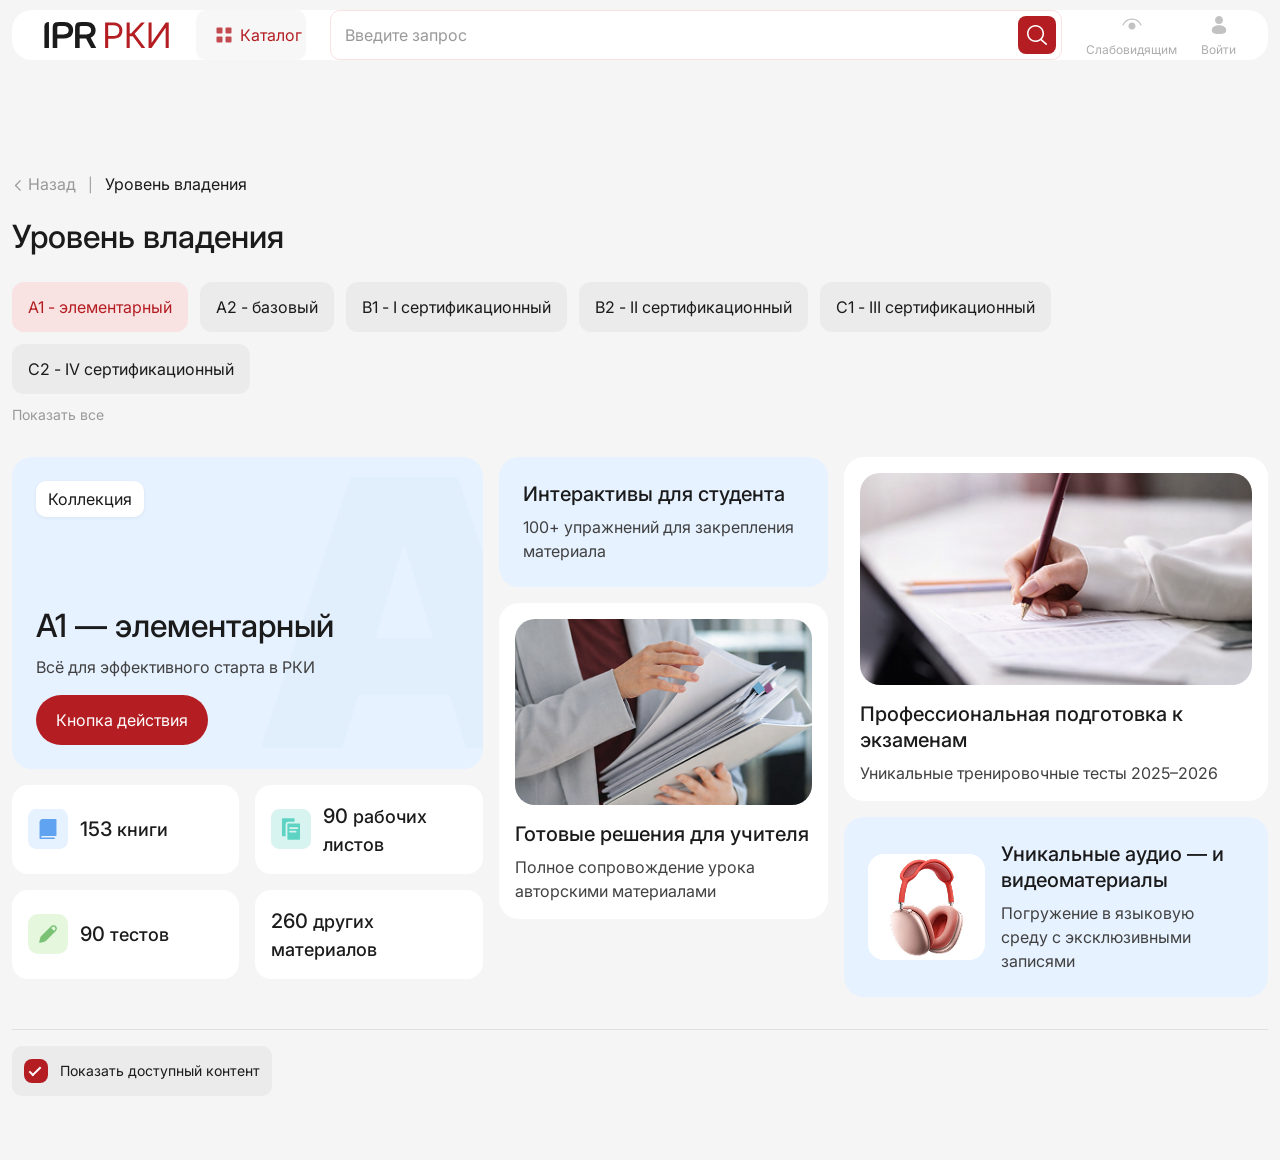
<file: collection-level.html>
<!DOCTYPE html>
<html lang="ru">
<head>
    <meta charset="UTF-8">
    <meta name="viewport" content="width=device-width, initial-scale=1.0">
    <title>IPR РКИ — A1 Элементарный</title>

    <!-- Google Fonts: Inter -->
    <link rel="preconnect" href="https://fonts.googleapis.com">
    <link rel="preconnect" href="https://fonts.gstatic.com" crossorigin>
    <link href="https://fonts.googleapis.com/css2?family=Inter:wght@400;500;600;700&display=swap" rel="stylesheet">

    <!-- Bootstrap 5 CSS -->
    <link href="https://cdn.jsdelivr.net/npm/bootstrap@5.3.3/dist/css/bootstrap.min.css" rel="stylesheet">

    <!-- Custom CSS -->
    <link rel="stylesheet" href="css/variables.css">
    <link rel="stylesheet" href="css/base.css">
    <link rel="stylesheet" href="css/components.css">
    <link rel="stylesheet" href="css/sections.css">
    <link rel="stylesheet" href="css/collection.css">
</head>
<body class="collection-page level-page">

<!-- ==================== HEADER ==================== -->
<header class="site-header">
    <div class="container">
        <div class="header-inner">
            <a href="#" class="header-logo" aria-label="IPR РКИ">
                <img src="img/icons/logo.svg" alt="IPR РКИ" height="26">
            </a>

            <button class="btn-catalog" type="button" aria-expanded="false" aria-controls="catalog-overlay">
                <img src="img/icons/catalog.svg" class="icon icon--catalog" width="16" height="16" alt="">
                <span class="icon icon--close-catalog" aria-hidden="true"><svg width="16" height="16"
                                                                               viewBox="0 0 16 16" fill="none"
                                                                               xmlns="http://www.w3.org/2000/svg"><path
                        d="M12 4L4 12M4 4l8 8" stroke="currentColor" stroke-width="2"
                        stroke-linecap="round"/></svg></span>
                <span class="catalog-text">Каталог</span>
            </button>
            <div class="search-input-wrap">
                <input type="text" placeholder="Введите запрос">
                <button class="btn-search" aria-label="Искать">
                    <img src="img/icons/search.svg" class="icon" width="20" height="20" alt="">
                </button>
            </div>
            <nav class="header-nav">
                <a href="#" class="btn-nav">
                    <img src="img/icons/eye.svg" class="icon icon--eye" width="24" height="20" alt="">
                    <span class="nav-text">Слабовидящим</span>
                </a>
                <a href="#" class="btn-nav">
                    <img src="img/icons/user.svg" class="icon icon--person" width="20" height="20" alt="">
                    <span class="nav-text">Войти</span>
                </a>
            </nav>
        </div>
    </div>
</header>

<!-- ==================== CATALOG OVERLAY ==================== -->
<div class="catalog-overlay" id="catalog-overlay" aria-hidden="true">
    <div class="container">
        <div class="catalog-overlay-inner">
            <button type="button" class="catalog-overlay-close" aria-label="Закрыть каталог">
                <svg width="24" height="24" viewBox="0 0 24 24" fill="none" xmlns="http://www.w3.org/2000/svg">
                    <path d="M18 6L6 18M6 6l12 12" stroke="currentColor" stroke-width="2" stroke-linecap="round"/>
                </svg>
            </button>
            <div class="catalog-overlay-columns">
                <div class="catalog-column">
                    <div class="catalog-block">
                        <h3 class="catalog-block-title">Книги</h3>
                        <ul class="catalog-block-list">
                            <li><a href="#">Учебники и учебные пособия</a></li>
                            <li><a href="#">Русский язык для билингвов</a></li>
                            <li><a href="#">Подготовка к тестированию</a></li>
                            <li><a href="#">Язык специальности</a></li>
                            <li><a href="#">Методическая литература</a></li>
                            <li><a href="#">Словари</a></li>
                            <li><a href="#">Художественная литература</a></li>
                        </ul>
                    </div>
                    <div class="catalog-block">
                        <h3 class="catalog-block-title">Язык специальности</h3>
                        <ul class="catalog-block-list">
                            <li><a href="#">Инженерно-технический и технологический профиль</a></li>
                            <li><a href="#">Естественно-научный профиль</a></li>
                            <li><a href="#">Медико-биологический профиль</a></li>
                            <li><a href="#">Экономический профиль</a></li>
                            <li><a href="#">Гуманитарный профиль</a></li>
                            <li><a href="#">Музыкальное и художественное образование</a></li>
                            <li><a href="#">Военное дело</a></li>
                            <li><a href="#">Все профильные модули</a></li>
                        </ul>
                    </div>
                    <div class="catalog-block">
                        <h3 class="catalog-block-title">Златоуст <span class="catalog-tag">коллекции</span></h3>
                        <ul class="catalog-block-list">
                            <li><a href="#">Русский язык. Литература</a></li>
                            <li><a href="#">Литература для детей-билингвов, преподавателей и родителей</a></li>
                        </ul>
                    </div>
                    <div class="catalog-block">
                        <h3 class="catalog-block-title">«Русский язык». Курсы <span class="catalog-tag">коллекции</span>
                        </h3>
                        <ul class="catalog-block-list">
                            <li><a href="#">Коллекция № 1. Русский как иностранный</a></li>
                            <li><a href="#">Коллекция № 2. Русский как иностранный</a></li>
                            <li><a href="#">УМК «Русский язык сегодня. Элементарный уровень»</a></li>
                            <li><a href="#">УМК «Русский язык сегодня. Базовый уровень»</a></li>
                            <li><a href="#">Классное чтение</a></li>
                        </ul>
                    </div>
                    <div class="catalog-block">
                        <h3 class="catalog-block-title">Лексический минимум</h3>
                    </div>
                    <div class="catalog-block">
                        <h3 class="catalog-block-title">Распределительный тест</h3>
                    </div>
                </div>
                <div class="catalog-column">
                    <div class="catalog-block">
                        <h3 class="catalog-block-title">Рабочие листы</h3>
                        <ul class="catalog-block-list">
                            <li><a href="#">Общий курс</a></li>
                            <li><a href="#">Дополнительные рабочие листы</a></li>
                        </ul>
                    </div>
                    <div class="catalog-block">
                        <h3 class="catalog-block-title">Тесты</h3>
                        <ul class="catalog-block-list">
                            <li><a href="#">Тесты к рабочим листам</a></li>
                            <li><a href="#">Тесты на уровень</a></li>
                            <li><a href="#">Язык специальности</a></li>
                            <li><a href="#">Для детей</a></li>
                        </ul>
                    </div>
                    <div class="catalog-block">
                        <h3 class="catalog-block-title">Интерактивы</h3>
                        <ul class="catalog-block-list">
                            <li><a href="#">К лексическому минимуму</a></li>
                            <li><a href="#">К рабочим листам</a></li>
                            <li><a href="#">Другое</a></li>
                        </ul>
                    </div>
                    <div class="catalog-block">
                        <h3 class="catalog-block-title">Банк материалов</h3>
                        <ul class="catalog-block-list">
                            <li><a href="#">Кроссворды</a></li>
                            <li><a href="#">Филворды</a></li>
                            <li><a href="#">Бродилки</a></li>
                            <li><a href="#">Викторины</a></li>
                            <li><a href="#">Квесты</a></li>
                            <li><a href="#">Подборки иллюстраций</a></li>
                            <li><a href="#">Презентации</a></li>
                        </ul>
                    </div>
                    <div class="catalog-block">
                        <h3 class="catalog-block-title">Методика</h3>
                        <ul class="catalog-block-list">
                            <li><a href="#">Лонгриды</a></li>
                            <li><a href="#">Записи вебинаров</a></li>
                        </ul>
                    </div>
                </div>
                <div class="catalog-column">
                    <div class="catalog-block">
                        <h3 class="catalog-block-title">Уровень владения <span class="catalog-tag">коллекции</span></h3>
                        <ul class="catalog-block-list">
                            <li><a href="#">А1 — элементарный</a></li>
                            <li><a href="#">А2 — базовый</a></li>
                            <li><a href="#">В1 — I сертификационный</a></li>
                            <li><a href="#">В2 — II сертификационный</a></li>
                            <li><a href="#">С1 — III сертификационный</a></li>
                            <li><a href="#">С2 — IV сертификационный</a></li>
                        </ul>
                    </div>
                    <div class="catalog-block">
                        <h3 class="catalog-block-title">Грамматика <span class="catalog-tag">коллекции</span></h3>
                        <ul class="catalog-block-list">
                            <li><a href="#">Вид глагола (НСВ и СВ)</a></li>
                            <li><a href="#">Глаголы движения</a></li>
                            <li><a href="#">Именительный падеж</a></li>
                            <li><a href="#">Винительный падеж</a></li>
                            <li><a href="#">Предложный падеж</a></li>
                            <li><a href="#">Родительный падеж</a></li>
                            <li><a href="#" class="catalog-link-underline">Показать все</a></li>
                        </ul>
                    </div>
                    <div class="catalog-block">
                        <h3 class="catalog-block-title">Тематики <span class="catalog-tag">коллекции</span></h3>
                        <ul class="catalog-block-list">
                            <li><a href="#">Фонетика, графика и орфография</a></li>
                            <li><a href="#">О себе. Внешность, характер, эмоции, возраст, интеллект</a></li>
                            <li><a href="#">Мои вещи. Одежда и обувь</a></li>
                            <li><a href="#">Мой день. Распорядок, быт и действия</a></li>
                            <li><a href="#">Учёба и работа</a></li>
                            <li><a href="#">Отдых и хобби</a></li>
                            <li><a href="#" class="catalog-link-underline">Показать все</a></li>
                        </ul>
                    </div>
                    <div class="catalog-block">
                        <h3 class="catalog-block-title">Праздники и памятные дни<span
                                class="catalog-tag">коллекции</span></h3>
                        <ul class="catalog-block-list">
                            <li><a href="#">Новый год</a></li>
                            <li><a href="#">Масленица</a></li>
                            <li><a href="#">Татьянин день</a></li>
                            <li><a href="#">Международный день студента</a></li>
                            <li><a href="#">День гжели</a></li>
                            <li><a href="#">Всероссийский день хоккея</a></li>
                            <li><a href="#" class="catalog-link-underline">Открыть все</a></li>
                        </ul>
                    </div>
                </div>
            </div>
        </div>
    </div>
</div>

<!-- ==================== MAIN CONTENT ==================== -->
<main class="collection-main">
    <div class="container">
        <!-- Breadcrumb & Title -->
        <div class="breadcrumb-bar">
            <a href="main.html"><img src="img/icons/ar_left.svg" class="icon" width="12" height="11" alt=""> Назад</a>
            <span class="separator">|</span>
            <a href="#" class="breadcrumb-active">Уровень владения</a>
        </div>
        <h1 class="collection-title">Уровень владения</h1>

        <!-- Category Tags (level tabs) -->
        <div class="collection-tags-wrap" id="collection-tags-wrap">
            <div class="collection-tags" id="collection-tags" role="list">
                <button type="button" class="collection-tag collection-tag--active" role="listitem">А1 - элементарный</button>
                <button type="button" class="collection-tag" role="listitem">А2 - базовый</button>
                <button type="button" class="collection-tag" role="listitem">В1 - I сертификационный</button>
                <button type="button" class="collection-tag" role="listitem">В2 - II сертификационный</button>
                <button type="button" class="collection-tag" role="listitem">С1 - III сертификационный</button>
                <button type="button" class="collection-tag" role="listitem">С2 - IV сертификационный</button>
            </div>
            <button type="button" class="collection-tags-toggle" id="collection-tags-toggle">Показать все</button>
        </div>

        <!-- Level Grid (прозрачный фон) -->
        <div class="level-grid">
            <!-- Column 1: A1 card + 2x2 stats -->
            <div class="level-col level-col--left">
                <article class="level-card level-card--a1">
                    <div class="level-card-a1-bg" aria-hidden="true"></div>
                    <span class="level-card-badge">Коллекция</span>
                    <h2 class="level-card-title">A1 — элементарный</h2>
                    <p class="level-card-desc">Всё для эффективного старта в РКИ</p>
                    <a href="#" class="primary-btn level-card-btn">Кнопка действия</a>
                </article>
                <div class="level-stats-grid">
                    <article class="level-stat-card">
                        <img src="img/icons/related/icon-book.svg" alt="" class="level-stat-icon" width="40" height="40">
                        <span class="level-stat-text"><span>153</span> книги</span>
                    </article>
                    <article class="level-stat-card">
                        <img src="img/icons/related/icon-worksheet.svg" alt="" class="level-stat-icon" width="40" height="40">
                        <span class="level-stat-text"><span>90</span> рабочих листов</span>
                    </article>
                    <article class="level-stat-card">
                        <img src="img/icons/related/icon-test.svg" alt="" class="level-stat-icon" width="40" height="40">
                        <span class="level-stat-text"><span>90</span> тестов</span>
                    </article>
                    <article class="level-stat-card">
                        <span class="level-stat-text"><span>260</span> других материалов</span>
                    </article>
                </div>
            </div>

            <!-- Column 2 -->
            <div class="level-col level-col--middle">
                <article class="level-card level-card--blue level-card--small">
                    <h3 class="level-card-heading">Интерактивы для студента</h3>
                    <p class="level-card-text">100+ упражнений для закрепления материала</p>
                </article>
                <article class="level-card level-card--white level-card--image">
                    <div class="level-card-image">
                        <img src="img/collection/teacher-papers.png" alt="Готовые решения для учителя">
                    </div>
                    <h3 class="level-card-heading">Готовые решения для учителя</h3>
                    <p class="level-card-text">Полное сопровождение урока авторскими материалами</p>
                </article>
            </div>

            <!-- Column 3 -->
            <div class="level-col level-col--right">
                <article class="level-card level-card--white level-card--image">
                    <div class="level-card-image small">
                        <img src="img/collection/hands-writing.png" alt="Подготовка к экзаменам">
                    </div>
                    <h3 class="level-card-heading">Профессиональная подготовка к экзаменам</h3>
                    <p class="level-card-text">Уникальные тренировочные тесты 2025–2026</p>
                </article>
                <article class="level-card level-card--blue level-card--audio">
                    <div class="level-card-audio-img">
                        <img src="img/collection/headphones.png" alt="">
                    </div>
                    <div class="level-card-audio-content">
                        <h3 class="level-card-heading">Уникальные аудио — и видеоматериалы</h3>
                        <p class="level-card-text">Погружение в языковую среду с эксклюзивными записями</p>
                    </div>
                </article>
            </div>
        </div>

        <!-- Bottom Filter Bar -->
        <div class="collection-filter-bar">
            <label class="collection-toggle">
                <input type="checkbox" checked>
                <span class="collection-toggle-box"></span>
                <span class="collection-toggle-text">Показать доступный контент</span>
            </label>
        </div>
    </div>
</main>

<!-- Bootstrap 5 JS Bundle -->
<script src="https://cdn.jsdelivr.net/npm/bootstrap@5.3.3/dist/js/bootstrap.bundle.min.js"></script>

<!-- Custom JS -->
<script src="js/main.js"></script>

<script>
(function () {
  var tagsWrap = document.getElementById('collection-tags-wrap');
  var toggleBtn = document.getElementById('collection-tags-toggle');
  if (tagsWrap && toggleBtn) {
    toggleBtn.addEventListener('click', function () {
      var isExpanded = tagsWrap.classList.toggle('is-expanded');
      toggleBtn.textContent = isExpanded ? 'Свернуть' : 'Показать все';
    });
  }
})();
</script>

</body>
</html>
</file>
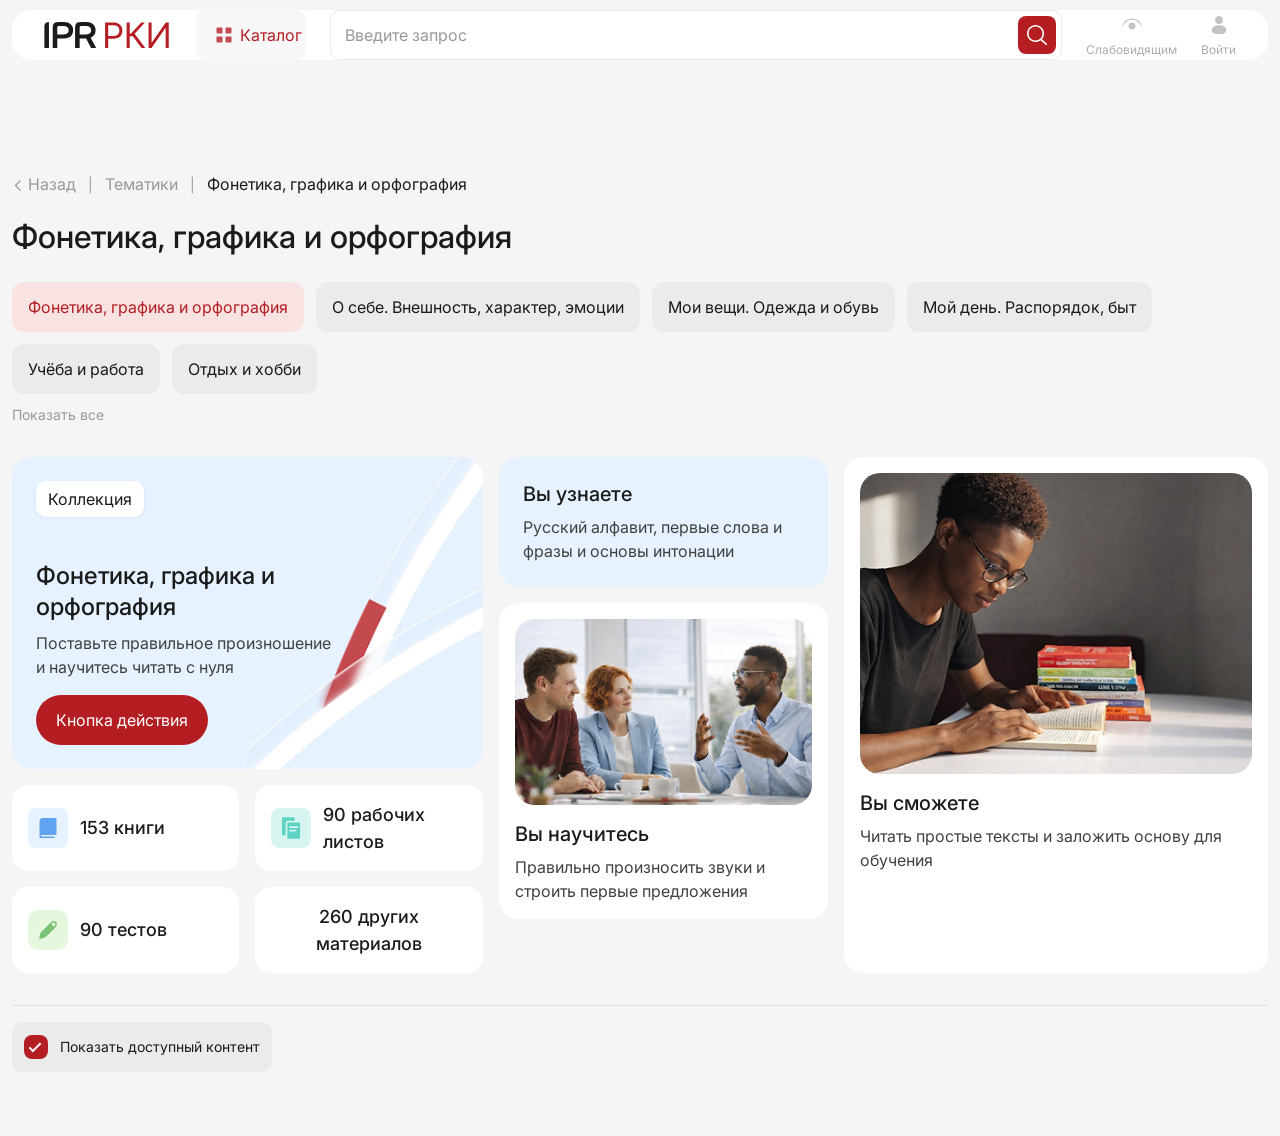
<file: collection-thematicl.html>
<!DOCTYPE html>
<html lang="ru">
<head>
    <meta charset="UTF-8">
    <meta name="viewport" content="width=device-width, initial-scale=1.0">
    <title>IPR РКИ — Фонетика, графика и орфография</title>

    <!-- Google Fonts: Inter -->
    <link rel="preconnect" href="https://fonts.googleapis.com">
    <link rel="preconnect" href="https://fonts.gstatic.com" crossorigin>
    <link href="https://fonts.googleapis.com/css2?family=Inter:wght@400;500;600;700&display=swap" rel="stylesheet">

    <!-- Bootstrap 5 CSS -->
    <link href="https://cdn.jsdelivr.net/npm/bootstrap@5.3.3/dist/css/bootstrap.min.css" rel="stylesheet">

    <!-- Custom CSS -->
    <link rel="stylesheet" href="css/variables.css">
    <link rel="stylesheet" href="css/base.css">
    <link rel="stylesheet" href="css/components.css">
    <link rel="stylesheet" href="css/sections.css">
    <link rel="stylesheet" href="css/collection.css">
</head>
<body class="collection-page thematic-page">

<!-- ==================== HEADER ==================== -->
<header class="site-header">
    <div class="container">
        <div class="header-inner">
            <a href="#" class="header-logo" aria-label="IPR РКИ">
                <img src="img/icons/logo.svg" alt="IPR РКИ" height="26">
            </a>

            <button class="btn-catalog" type="button" aria-expanded="false" aria-controls="catalog-overlay">
                <img src="img/icons/catalog.svg" class="icon icon--catalog" width="16" height="16" alt="">
                <span class="icon icon--close-catalog" aria-hidden="true"><svg width="16" height="16"
                                                                               viewBox="0 0 16 16" fill="none"
                                                                               xmlns="http://www.w3.org/2000/svg"><path
                        d="M12 4L4 12M4 4l8 8" stroke="currentColor" stroke-width="2"
                        stroke-linecap="round"/></svg></span>
                <span class="catalog-text">Каталог</span>
            </button>
            <div class="search-input-wrap">
                <input type="text" placeholder="Введите запрос">
                <button class="btn-search" aria-label="Искать">
                    <img src="img/icons/search.svg" class="icon" width="20" height="20" alt="">
                </button>
            </div>
            <nav class="header-nav">
                <a href="#" class="btn-nav">
                    <img src="img/icons/eye.svg" class="icon icon--eye" width="24" height="20" alt="">
                    <span class="nav-text">Слабовидящим</span>
                </a>
                <a href="#" class="btn-nav">
                    <img src="img/icons/user.svg" class="icon icon--person" width="20" height="20" alt="">
                    <span class="nav-text">Войти</span>
                </a>
            </nav>
        </div>
    </div>
</header>

<!-- ==================== CATALOG OVERLAY ==================== -->
<div class="catalog-overlay" id="catalog-overlay" aria-hidden="true">
    <div class="container">
        <div class="catalog-overlay-inner">
            <button type="button" class="catalog-overlay-close" aria-label="Закрыть каталог">
                <svg width="24" height="24" viewBox="0 0 24 24" fill="none" xmlns="http://www.w3.org/2000/svg">
                    <path d="M18 6L6 18M6 6l12 12" stroke="currentColor" stroke-width="2" stroke-linecap="round"/>
                </svg>
            </button>
            <div class="catalog-overlay-columns">
                <div class="catalog-column">
                    <div class="catalog-block">
                        <h3 class="catalog-block-title">Книги</h3>
                        <ul class="catalog-block-list">
                            <li><a href="#">Учебники и учебные пособия</a></li>
                            <li><a href="#">Русский язык для билингвов</a></li>
                            <li><a href="#">Подготовка к тестированию</a></li>
                            <li><a href="#">Язык специальности</a></li>
                            <li><a href="#">Методическая литература</a></li>
                            <li><a href="#">Словари</a></li>
                            <li><a href="#">Художественная литература</a></li>
                        </ul>
                    </div>
                    <div class="catalog-block">
                        <h3 class="catalog-block-title">Язык специальности</h3>
                        <ul class="catalog-block-list">
                            <li><a href="#">Инженерно-технический и технологический профиль</a></li>
                            <li><a href="#">Естественно-научный профиль</a></li>
                            <li><a href="#">Медико-биологический профиль</a></li>
                            <li><a href="#">Экономический профиль</a></li>
                            <li><a href="#">Гуманитарный профиль</a></li>
                            <li><a href="#">Музыкальное и художественное образование</a></li>
                            <li><a href="#">Военное дело</a></li>
                            <li><a href="#">Все профильные модули</a></li>
                        </ul>
                    </div>
                    <div class="catalog-block">
                        <h3 class="catalog-block-title">Златоуст <span class="catalog-tag">коллекции</span></h3>
                        <ul class="catalog-block-list">
                            <li><a href="#">Русский язык. Литература</a></li>
                            <li><a href="#">Литература для детей-билингвов, преподавателей и родителей</a></li>
                        </ul>
                    </div>
                    <div class="catalog-block">
                        <h3 class="catalog-block-title">«Русский язык». Курсы <span class="catalog-tag">коллекции</span>
                        </h3>
                        <ul class="catalog-block-list">
                            <li><a href="#">Коллекция № 1. Русский как иностранный</a></li>
                            <li><a href="#">Коллекция № 2. Русский как иностранный</a></li>
                            <li><a href="#">УМК «Русский язык сегодня. Элементарный уровень»</a></li>
                            <li><a href="#">УМК «Русский язык сегодня. Базовый уровень»</a></li>
                            <li><a href="#">Классное чтение</a></li>
                        </ul>
                    </div>
                    <div class="catalog-block">
                        <h3 class="catalog-block-title">Лексический минимум</h3>
                    </div>
                    <div class="catalog-block">
                        <h3 class="catalog-block-title">Распределительный тест</h3>
                    </div>
                </div>
                <div class="catalog-column">
                    <div class="catalog-block">
                        <h3 class="catalog-block-title">Рабочие листы</h3>
                        <ul class="catalog-block-list">
                            <li><a href="#">Общий курс</a></li>
                            <li><a href="#">Дополнительные рабочие листы</a></li>
                        </ul>
                    </div>
                    <div class="catalog-block">
                        <h3 class="catalog-block-title">Тесты</h3>
                        <ul class="catalog-block-list">
                            <li><a href="#">Тесты к рабочим листам</a></li>
                            <li><a href="#">Тесты на уровень</a></li>
                            <li><a href="#">Язык специальности</a></li>
                            <li><a href="#">Для детей</a></li>
                        </ul>
                    </div>
                    <div class="catalog-block">
                        <h3 class="catalog-block-title">Интерактивы</h3>
                        <ul class="catalog-block-list">
                            <li><a href="#">К лексическому минимуму</a></li>
                            <li><a href="#">К рабочим листам</a></li>
                            <li><a href="#">Другое</a></li>
                        </ul>
                    </div>
                    <div class="catalog-block">
                        <h3 class="catalog-block-title">Банк материалов</h3>
                        <ul class="catalog-block-list">
                            <li><a href="#">Кроссворды</a></li>
                            <li><a href="#">Филворды</a></li>
                            <li><a href="#">Бродилки</a></li>
                            <li><a href="#">Викторины</a></li>
                            <li><a href="#">Квесты</a></li>
                            <li><a href="#">Подборки иллюстраций</a></li>
                            <li><a href="#">Презентации</a></li>
                        </ul>
                    </div>
                    <div class="catalog-block">
                        <h3 class="catalog-block-title">Методика</h3>
                        <ul class="catalog-block-list">
                            <li><a href="#">Лонгриды</a></li>
                            <li><a href="#">Записи вебинаров</a></li>
                        </ul>
                    </div>
                </div>
                <div class="catalog-column">
                    <div class="catalog-block">
                        <h3 class="catalog-block-title">Уровень владения <span class="catalog-tag">коллекции</span></h3>
                        <ul class="catalog-block-list">
                            <li><a href="#">А1 — элементарный</a></li>
                            <li><a href="#">А2 — базовый</a></li>
                            <li><a href="#">В1 — I сертификационный</a></li>
                            <li><a href="#">В2 — II сертификационный</a></li>
                            <li><a href="#">С1 — III сертификационный</a></li>
                            <li><a href="#">С2 — IV сертификационный</a></li>
                        </ul>
                    </div>
                    <div class="catalog-block">
                        <h3 class="catalog-block-title">Грамматика <span class="catalog-tag">коллекции</span></h3>
                        <ul class="catalog-block-list">
                            <li><a href="#">Вид глагола (НСВ и СВ)</a></li>
                            <li><a href="#">Глаголы движения</a></li>
                            <li><a href="#">Именительный падеж</a></li>
                            <li><a href="#">Винительный падеж</a></li>
                            <li><a href="#">Предложный падеж</a></li>
                            <li><a href="#">Родительный падеж</a></li>
                            <li><a href="#" class="catalog-link-underline">Показать все</a></li>
                        </ul>
                    </div>
                    <div class="catalog-block">
                        <h3 class="catalog-block-title">Тематики <span class="catalog-tag">коллекции</span></h3>
                        <ul class="catalog-block-list">
                            <li><a href="#">Фонетика, графика и орфография</a></li>
                            <li><a href="#">О себе. Внешность, характер, эмоции, возраст, интеллект</a></li>
                            <li><a href="#">Мои вещи. Одежда и обувь</a></li>
                            <li><a href="#">Мой день. Распорядок, быт и действия</a></li>
                            <li><a href="#">Учёба и работа</a></li>
                            <li><a href="#">Отдых и хобби</a></li>
                            <li><a href="#" class="catalog-link-underline">Показать все</a></li>
                        </ul>
                    </div>
                    <div class="catalog-block">
                        <h3 class="catalog-block-title">Праздники и памятные дни<span
                                class="catalog-tag">коллекции</span></h3>
                        <ul class="catalog-block-list">
                            <li><a href="#">Новый год</a></li>
                            <li><a href="#">Масленица</a></li>
                            <li><a href="#">Татьянин день</a></li>
                            <li><a href="#">Международный день студента</a></li>
                            <li><a href="#">День гжели</a></li>
                            <li><a href="#">Всероссийский день хоккея</a></li>
                            <li><a href="#" class="catalog-link-underline">Открыть все</a></li>
                        </ul>
                    </div>
                </div>
            </div>
        </div>
    </div>
</div>

<!-- ==================== MAIN CONTENT ==================== -->
<main class="collection-main">
    <div class="container">
        <!-- Breadcrumb & Title -->
        <div class="breadcrumb-bar">
            <a href="main.html"><img src="img/icons/ar_left.svg" class="icon" width="12" height="11" alt=""> Назад</a>
            <span class="separator">|</span>
            <a href="#" class="breadcrumb-link">Тематики</a>
            <span class="separator">|</span>
            <a href="#" class="breadcrumb-active">Фонетика, графика и орфография</a>
        </div>
        <h1 class="collection-title">Фонетика, графика и орфография</h1>

        <!-- Category Tags -->
        <div class="collection-tags-wrap" id="collection-tags-wrap">
            <div class="collection-tags" id="collection-tags" role="list">
                <button type="button" class="collection-tag collection-tag--active" role="listitem">Фонетика, графика и орфография</button>
                <button type="button" class="collection-tag" role="listitem">О себе. Внешность, характер, эмоции</button>
                <button type="button" class="collection-tag" role="listitem">Мои вещи. Одежда и обувь</button>
                <button type="button" class="collection-tag" role="listitem">Мой день. Распорядок, быт</button>
                <button type="button" class="collection-tag" role="listitem">Учёба и работа</button>
                <button type="button" class="collection-tag" role="listitem">Отдых и хобби</button>
            </div>
            <button type="button" class="collection-tags-toggle" id="collection-tags-toggle">Показать все</button>
        </div>

        <!-- Thematic Grid (прозрачный фон) -->
        <div class="level-grid thematic-grid">
            <!-- Column 1: Feature card + 2x2 stats -->
            <div class="level-col level-col--left">
                <article class="level-card level-card--thematic">
                    <div class="level-card-thematic-lines" aria-hidden="true"></div>
                    <span class="level-card-badge">Коллекция</span>
                    <h2 class="level-card-title">Фонетика, графика и орфография</h2>
                    <p class="level-card-desc">Поставьте правильное произношение и научитесь читать с нуля</p>
                    <a href="#" class="primary-btn level-card-btn">Кнопка действия</a>
                </article>
                <div class="level-stats-grid">
                    <article class="level-stat-card">
                        <img src="img/icons/related/icon-book.svg" alt="" class="level-stat-icon" width="40" height="40">
                        <span class="level-stat-text">153 книги</span>
                    </article>
                    <article class="level-stat-card">
                        <img src="img/icons/related/icon-worksheet.svg" alt="" class="level-stat-icon" width="40" height="40">
                        <span class="level-stat-text">90 рабочих листов</span>
                    </article>
                    <article class="level-stat-card">
                        <img src="img/icons/related/icon-test.svg" alt="" class="level-stat-icon" width="40" height="40">
                        <span class="level-stat-text">90 тестов</span>
                    </article>
                    <article class="level-stat-card level-stat-card--text-only">
                        <span class="level-stat-text">260 других материалов</span>
                    </article>
                </div>
            </div>

            <!-- Column 2: Вы узнаете + Вы научитесь -->
            <div class="level-col level-col--middle">
                <article class="level-card level-card--blue level-card--small">
                    <h3 class="level-card-heading">Вы узнаете</h3>
                    <p class="level-card-text">Русский алфавит, первые слова и фразы и основы интонации</p>
                </article>
                <article class="level-card level-card--white level-card--image">
                    <div class="level-card-image">
                        <img src="img/collection/meeting-people.png" alt="Вы научитесь">
                    </div>
                    <h3 class="level-card-heading">Вы научитесь</h3>
                    <p class="level-card-text">Правильно произносить звуки и строить первые предложения</p>
                </article>
            </div>

            <!-- Column 3: Вы сможете (одна высокая карточка) -->
            <div class="level-col level-col--right">
                <article class="level-card level-card--white level-card--image level-card--tall-img">
                    <div class="level-card-image">
                        <img src="img/collection/woman-reading.png" alt="Вы сможете">
                    </div>
                    <h3 class="level-card-heading">Вы сможете</h3>
                    <p class="level-card-text">Читать простые тексты и заложить основу для обучения</p>
                </article>
            </div>
        </div>

        <!-- Bottom Filter Bar -->
        <div class="collection-filter-bar">
            <label class="collection-toggle">
                <input type="checkbox" checked>
                <span class="collection-toggle-box"></span>
                <span class="collection-toggle-text">Показать доступный контент</span>
            </label>
        </div>
    </div>
</main>

<!-- Bootstrap 5 JS Bundle -->
<script src="https://cdn.jsdelivr.net/npm/bootstrap@5.3.3/dist/js/bootstrap.bundle.min.js"></script>

<!-- Custom JS -->
<script src="js/main.js"></script>

<script>
(function () {
  var tagsWrap = document.getElementById('collection-tags-wrap');
  var toggleBtn = document.getElementById('collection-tags-toggle');
  if (tagsWrap && toggleBtn) {
    toggleBtn.addEventListener('click', function () {
      var isExpanded = tagsWrap.classList.toggle('is-expanded');
      toggleBtn.textContent = isExpanded ? 'Свернуть' : 'Показать все';
    });
  }
})();
</script>

</body>
</html>
</file>
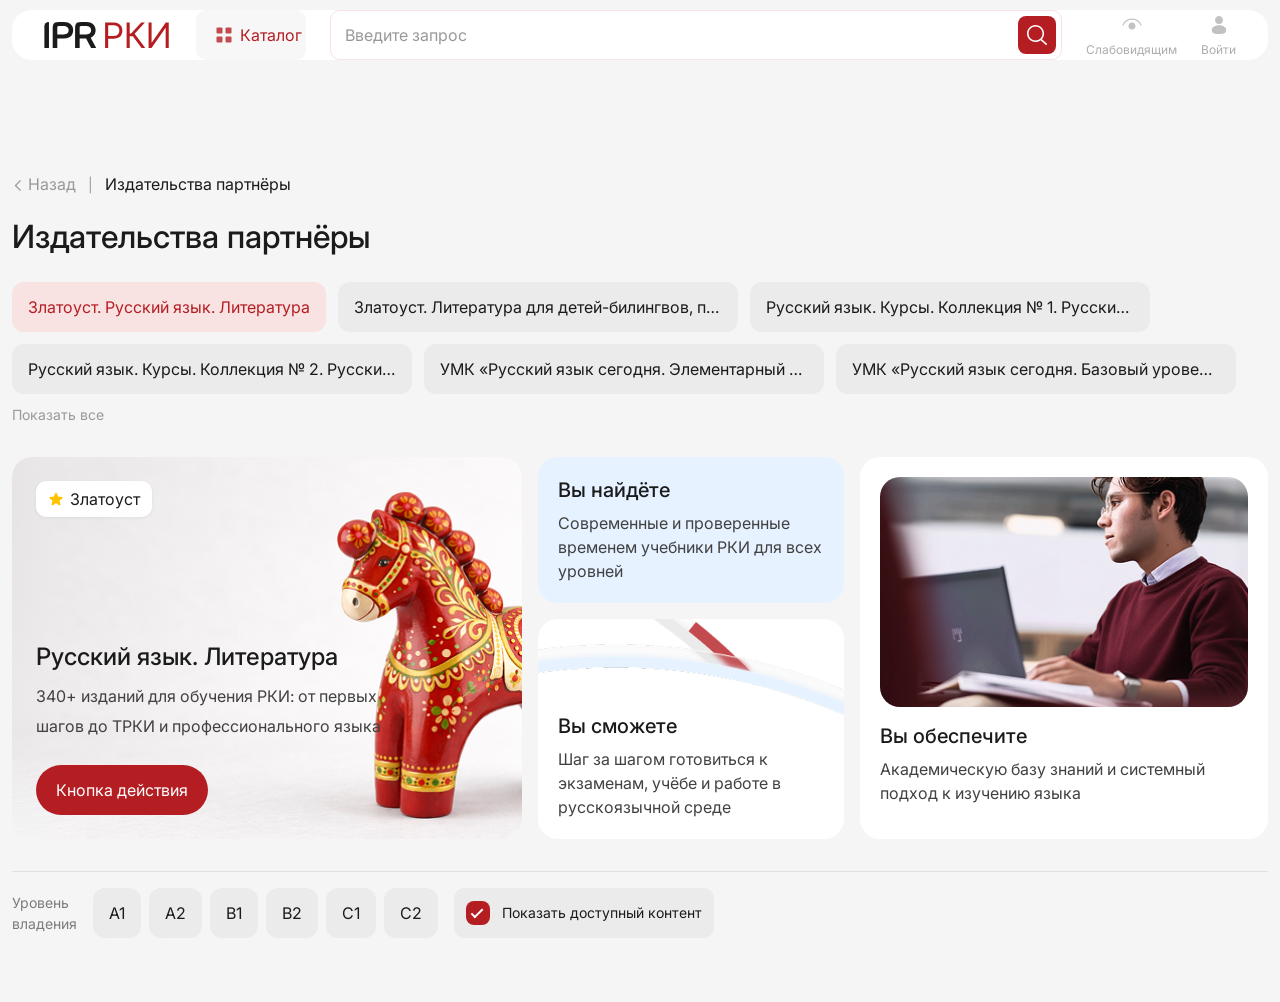
<file: collection.html>
<!DOCTYPE html>
<html lang="ru">
<head>
    <meta charset="UTF-8">
    <meta name="viewport" content="width=device-width, initial-scale=1.0">
    <title>IPR РКИ — Издательства партнёры</title>

    <!-- Google Fonts: Inter -->
    <link rel="preconnect" href="https://fonts.googleapis.com">
    <link rel="preconnect" href="https://fonts.gstatic.com" crossorigin>
    <link href="https://fonts.googleapis.com/css2?family=Inter:wght@400;500;600;700&display=swap" rel="stylesheet">

    <!-- Bootstrap 5 CSS -->
    <link href="https://cdn.jsdelivr.net/npm/bootstrap@5.3.3/dist/css/bootstrap.min.css" rel="stylesheet">

    <!-- Custom CSS -->
    <link rel="stylesheet" href="css/variables.css">
    <link rel="stylesheet" href="css/base.css">
    <link rel="stylesheet" href="css/components.css">
    <link rel="stylesheet" href="css/sections.css">
    <link rel="stylesheet" href="css/collection.css">
</head>
<body class="collection-page">

<!-- ==================== HEADER ==================== -->
<header class="site-header">
    <div class="container">
        <div class="header-inner">
            <a href="#" class="header-logo" aria-label="IPR РКИ">
                <img src="img/icons/logo.svg" alt="IPR РКИ" height="26">
            </a>

            <button class="btn-catalog" type="button" aria-expanded="false" aria-controls="catalog-overlay">
                <img src="img/icons/catalog.svg" class="icon icon--catalog" width="16" height="16" alt="">
                <span class="icon icon--close-catalog" aria-hidden="true"><svg width="16" height="16"
                                                                               viewBox="0 0 16 16" fill="none"
                                                                               xmlns="http://www.w3.org/2000/svg"><path
                        d="M12 4L4 12M4 4l8 8" stroke="currentColor" stroke-width="2"
                        stroke-linecap="round"/></svg></span>
                <span class="catalog-text">Каталог</span>
            </button>
            <div class="search-input-wrap">
                <input type="text" placeholder="Введите запрос">
                <button class="btn-search" aria-label="Искать">
                    <img src="img/icons/search.svg" class="icon" width="20" height="20" alt="">
                </button>
            </div>
            <nav class="header-nav">
                <a href="#" class="btn-nav">
                    <img src="img/icons/eye.svg" class="icon icon--eye" width="24" height="20" alt="">
                    <span class="nav-text">Слабовидящим</span>
                </a>
                <a href="#" class="btn-nav">
                    <img src="img/icons/user.svg" class="icon icon--person" width="20" height="20" alt="">
                    <span class="nav-text">Войти</span>
                </a>
            </nav>
        </div>
    </div>
</header>

<!-- ==================== CATALOG OVERLAY ==================== -->
<div class="catalog-overlay" id="catalog-overlay" aria-hidden="true">
    <div class="container">
        <div class="catalog-overlay-inner">
            <button type="button" class="catalog-overlay-close" aria-label="Закрыть каталог">
                <svg width="24" height="24" viewBox="0 0 24 24" fill="none" xmlns="http://www.w3.org/2000/svg">
                    <path d="M18 6L6 18M6 6l12 12" stroke="currentColor" stroke-width="2" stroke-linecap="round"/>
                </svg>
            </button>
            <div class="catalog-overlay-columns">
                <div class="catalog-column">
                    <div class="catalog-block">
                        <h3 class="catalog-block-title">Книги</h3>
                        <ul class="catalog-block-list">
                            <li><a href="#">Учебники и учебные пособия</a></li>
                            <li><a href="#">Русский язык для билингвов</a></li>
                            <li><a href="#">Подготовка к тестированию</a></li>
                            <li><a href="#">Язык специальности</a></li>
                            <li><a href="#">Методическая литература</a></li>
                            <li><a href="#">Словари</a></li>
                            <li><a href="#">Художественная литература</a></li>
                        </ul>
                    </div>
                    <div class="catalog-block">
                        <h3 class="catalog-block-title">Язык специальности</h3>
                        <ul class="catalog-block-list">
                            <li><a href="#">Инженерно-технический и технологический профиль</a></li>
                            <li><a href="#">Естественно-научный профиль</a></li>
                            <li><a href="#">Медико-биологический профиль</a></li>
                            <li><a href="#">Экономический профиль</a></li>
                            <li><a href="#">Гуманитарный профиль</a></li>
                            <li><a href="#">Музыкальное и художественное образование</a></li>
                            <li><a href="#">Военное дело</a></li>
                            <li><a href="#">Все профильные модули</a></li>
                        </ul>
                    </div>
                    <div class="catalog-block">
                        <h3 class="catalog-block-title">Златоуст <span class="catalog-tag">коллекции</span></h3>
                        <ul class="catalog-block-list">
                            <li><a href="#">Русский язык. Литература</a></li>
                            <li><a href="#">Литература для детей-билингвов, преподавателей и родителей</a></li>
                        </ul>
                    </div>
                    <div class="catalog-block">
                        <h3 class="catalog-block-title">«Русский язык». Курсы <span class="catalog-tag">коллекции</span>
                        </h3>
                        <ul class="catalog-block-list">
                            <li><a href="#">Коллекция № 1. Русский как иностранный</a></li>
                            <li><a href="#">Коллекция № 2. Русский как иностранный</a></li>
                            <li><a href="#">УМК «Русский язык сегодня. Элементарный уровень»</a></li>
                            <li><a href="#">УМК «Русский язык сегодня. Базовый уровень»</a></li>
                            <li><a href="#">Классное чтение</a></li>
                        </ul>
                    </div>
                    <div class="catalog-block">
                        <h3 class="catalog-block-title">Лексический минимум</h3>
                    </div>
                    <div class="catalog-block">
                        <h3 class="catalog-block-title">Распределительный тест</h3>
                    </div>
                </div>
                <div class="catalog-column">
                    <div class="catalog-block">
                        <h3 class="catalog-block-title">Рабочие листы</h3>
                        <ul class="catalog-block-list">
                            <li><a href="#">Общий курс</a></li>
                            <li><a href="#">Дополнительные рабочие листы</a></li>
                        </ul>
                    </div>
                    <div class="catalog-block">
                        <h3 class="catalog-block-title">Тесты</h3>
                        <ul class="catalog-block-list">
                            <li><a href="#">Тесты к рабочим листам</a></li>
                            <li><a href="#">Тесты на уровень</a></li>
                            <li><a href="#">Язык специальности</a></li>
                            <li><a href="#">Для детей</a></li>
                        </ul>
                    </div>
                    <div class="catalog-block">
                        <h3 class="catalog-block-title">Интерактивы</h3>
                        <ul class="catalog-block-list">
                            <li><a href="#">К лексическому минимуму</a></li>
                            <li><a href="#">К рабочим листам</a></li>
                            <li><a href="#">Другое</a></li>
                        </ul>
                    </div>
                    <div class="catalog-block">
                        <h3 class="catalog-block-title">Банк материалов</h3>
                        <ul class="catalog-block-list">
                            <li><a href="#">Кроссворды</a></li>
                            <li><a href="#">Филворды</a></li>
                            <li><a href="#">Бродилки</a></li>
                            <li><a href="#">Викторины</a></li>
                            <li><a href="#">Квесты</a></li>
                            <li><a href="#">Подборки иллюстраций</a></li>
                            <li><a href="#">Презентации</a></li>
                        </ul>
                    </div>
                    <div class="catalog-block">
                        <h3 class="catalog-block-title">Методика</h3>
                        <ul class="catalog-block-list">
                            <li><a href="#">Лонгриды</a></li>
                            <li><a href="#">Записи вебинаров</a></li>
                        </ul>
                    </div>
                </div>
                <div class="catalog-column">
                    <div class="catalog-block">
                        <h3 class="catalog-block-title">Уровень владения <span class="catalog-tag">коллекции</span></h3>
                        <ul class="catalog-block-list">
                            <li><a href="#">А1 — элементарный</a></li>
                            <li><a href="#">А2 — базовый</a></li>
                            <li><a href="#">В1 — I сертификационный</a></li>
                            <li><a href="#">В2 — II сертификационный</a></li>
                            <li><a href="#">С1 — III сертификационный</a></li>
                            <li><a href="#">С2 — IV сертификационный</a></li>
                        </ul>
                    </div>
                    <div class="catalog-block">
                        <h3 class="catalog-block-title">Грамматика <span class="catalog-tag">коллекции</span></h3>
                        <ul class="catalog-block-list">
                            <li><a href="#">Вид глагола (НСВ и СВ)</a></li>
                            <li><a href="#">Глаголы движения</a></li>
                            <li><a href="#">Именительный падеж</a></li>
                            <li><a href="#">Винительный падеж</a></li>
                            <li><a href="#">Предложный падеж</a></li>
                            <li><a href="#">Родительный падеж</a></li>
                            <li><a href="#" class="catalog-link-underline">Показать все</a></li>
                        </ul>
                    </div>
                    <div class="catalog-block">
                        <h3 class="catalog-block-title">Тематики <span class="catalog-tag">коллекции</span></h3>
                        <ul class="catalog-block-list">
                            <li><a href="#">Фонетика, графика и орфография</a></li>
                            <li><a href="#">О себе. Внешность, характер, эмоции, возраст, интеллект</a></li>
                            <li><a href="#">Мои вещи. Одежда и обувь</a></li>
                            <li><a href="#">Мой день. Распорядок, быт и действия</a></li>
                            <li><a href="#">Учёба и работа</a></li>
                            <li><a href="#">Отдых и хобби</a></li>
                            <li><a href="#" class="catalog-link-underline">Показать все</a></li>
                        </ul>
                    </div>
                    <div class="catalog-block">
                        <h3 class="catalog-block-title">Праздники и памятные дни<span
                                class="catalog-tag">коллекции</span></h3>
                        <ul class="catalog-block-list">
                            <li><a href="#">Новый год</a></li>
                            <li><a href="#">Масленица</a></li>
                            <li><a href="#">Татьянин день</a></li>
                            <li><a href="#">Международный день студента</a></li>
                            <li><a href="#">День гжели</a></li>
                            <li><a href="#">Всероссийский день хоккея</a></li>
                            <li><a href="#" class="catalog-link-underline">Открыть все</a></li>
                        </ul>
                    </div>
                </div>
            </div>
        </div>
    </div>
</div>

<!-- ==================== MAIN CONTENT ==================== -->
<main class="collection-main">
    <div class="container">
        <!-- Breadcrumb & Title -->
        <div class="breadcrumb-bar">
            <a href="main.html"><img src="img/icons/ar_left.svg" class="icon" width="12" height="11" alt=""> Назад</a>
            <span class="separator">|</span>
            <a href="#" class="breadcrumb-active">Издательства партнёры</a>
        </div>
        <h1 class="collection-title">Издательства партнёры</h1>

        <!-- Category Tags -->
        <div class="collection-tags-wrap" id="collection-tags-wrap">
            <div class="collection-tags" id="collection-tags" role="list">
                <button type="button" class="collection-tag collection-tag--active" role="listitem">
                    Златоуст. Русский язык. Литература
                </button>
                <button type="button" class="collection-tag" role="listitem">
                    Златоуст. Литература для детей-билингвов, преподавателей и родителей
                </button>
                <button type="button" class="collection-tag" role="listitem">
                    Русский язык. Курсы. Коллекция № 1. Русский как иностранный
                </button>
                <button type="button" class="collection-tag" role="listitem">
                    Русский язык. Курсы. Коллекция № 2. Русский как иностранный
                </button>
                <button type="button" class="collection-tag" role="listitem">
                    УМК «Русский язык сегодня. Элементарный уровень»
                </button>
                <button type="button" class="collection-tag" role="listitem">
                    УМК «Русский язык сегодня. Базовый уровень»
                </button>
                <button type="button" class="collection-tag" role="listitem">
                    Классное чтение
                </button>
                <button type="button" class="collection-tag" role="listitem">
                    Учебники и учебные пособия
                </button>
                <button type="button" class="collection-tag" role="listitem">
                    Русский язык для билингвов
                </button>
                <button type="button" class="collection-tag" role="listitem">
                    Подготовка к тестированию
                </button>
                <button type="button" class="collection-tag" role="listitem">
                    Язык специальности
                </button>
                <button type="button" class="collection-tag" role="listitem">
                    Методическая литература
                </button>
                <button type="button" class="collection-tag" role="listitem">
                    Художественная литература
                </button>
            </div>
            <button type="button" class="collection-tags-toggle" id="collection-tags-toggle">Показать все</button>
        </div>

        <!-- Main Grid -->
        <div class="collection-grid">
            <!-- Large Feature Card -->
            <article class="collection-card collection-card--feature">
                <div class="collection-card-inner">
                    <div class="collection-card-image" aria-hidden="true">
                        <img src="img/collection/dymkovo-horse.png" alt="">
                    </div>
                    <span class="collection-card-badge">
                        <img src="img/icons/collection-icon.svg" alt="" width="16" height="16" class="collection-card-badge-icon">
                        Златоуст
                    </span>
                    <div class="collection-card-content">
                        <h2 class="collection-card-title">Русский язык. Литература</h2>
                        <p class="collection-card-desc">340+ изданий для обучения РКИ: от первых шагов до ТРКИ и профессионального языка</p>
                        <a href="#" class="primary-btn collection-card-btn">Кнопка действия</a>
                    </div>
                </div>
            </article>

            <!-- Middle Column: Stacked Cards -->
            <div class="collection-column">
                <article class="collection-card collection-card--info collection-card--blue">
                    <h3 class="collection-card-heading">Вы найдёте</h3>
                    <p class="collection-card-text">Современные и проверенные временем учебники РКИ для всех уровней</p>
                </article>
                <article class="collection-card collection-card--info collection-card--white collection-card--smojete">
                    <div class="collection-card-graphic" aria-hidden="true"></div>
                    <h3 class="collection-card-heading">Вы сможете</h3>
                    <p class="collection-card-text">Шаг за шагом готовиться к экзаменам, учёбе и работе в русскоязычной среде</p>
                </article>
            </div>

            <!-- Right Card -->
            <article class="collection-card collection-card--tall">
                <div class="collection-card-inner">
                    <div class="collection-card-image" aria-hidden="true">
                        <img src="img/collection/hero-man.png" alt="">
                    </div>
                    <div class="collection-card-body">
                        <h3 class="collection-card-heading">Вы обеспечите</h3>
                        <p class="collection-card-text">Академическую базу знаний и системный подход к изучению языка</p>
                    </div>
                </div>
            </article>
        </div>

        <!-- Bottom Filter Bar -->
        <div class="collection-filter-bar">
            <span class="collection-filter-label">Уровень <br/> владения</span>
            <div class="collection-levels">
                <button type="button" class="collection-level-btn">A1</button>
                <button type="button" class="collection-level-btn">A2</button>
                <button type="button" class="collection-level-btn">B1</button>
                <button type="button" class="collection-level-btn">B2</button>
                <button type="button" class="collection-level-btn">C1</button>
                <button type="button" class="collection-level-btn">C2</button>
            </div>
            <label class="collection-toggle">
                <input type="checkbox" checked>
                <span class="collection-toggle-box"></span>
                <span class="collection-toggle-text">Показать доступный контент</span>
            </label>
        </div>
    </div>
</main>

<!-- Bootstrap 5 JS Bundle -->
<script src="https://cdn.jsdelivr.net/npm/bootstrap@5.3.3/dist/js/bootstrap.bundle.min.js"></script>

<!-- Custom JS -->
<script src="js/main.js"></script>

<script>
(function () {
  var tagsWrap = document.getElementById('collection-tags-wrap');
  var toggleBtn = document.getElementById('collection-tags-toggle');
  if (!tagsWrap || !toggleBtn) {
    tagsWrap = document.querySelector('.collection-tags-wrap');
    toggleBtn = document.querySelector('.collection-tags-toggle');
  }
  if (tagsWrap && toggleBtn) {
    toggleBtn.addEventListener('click', function () {
      var isExpanded = tagsWrap.classList.toggle('is-expanded');
      toggleBtn.textContent = isExpanded ? 'Свернуть' : 'Показать все';
    });
  }
})();
</script>

</body>
</html>
</file>
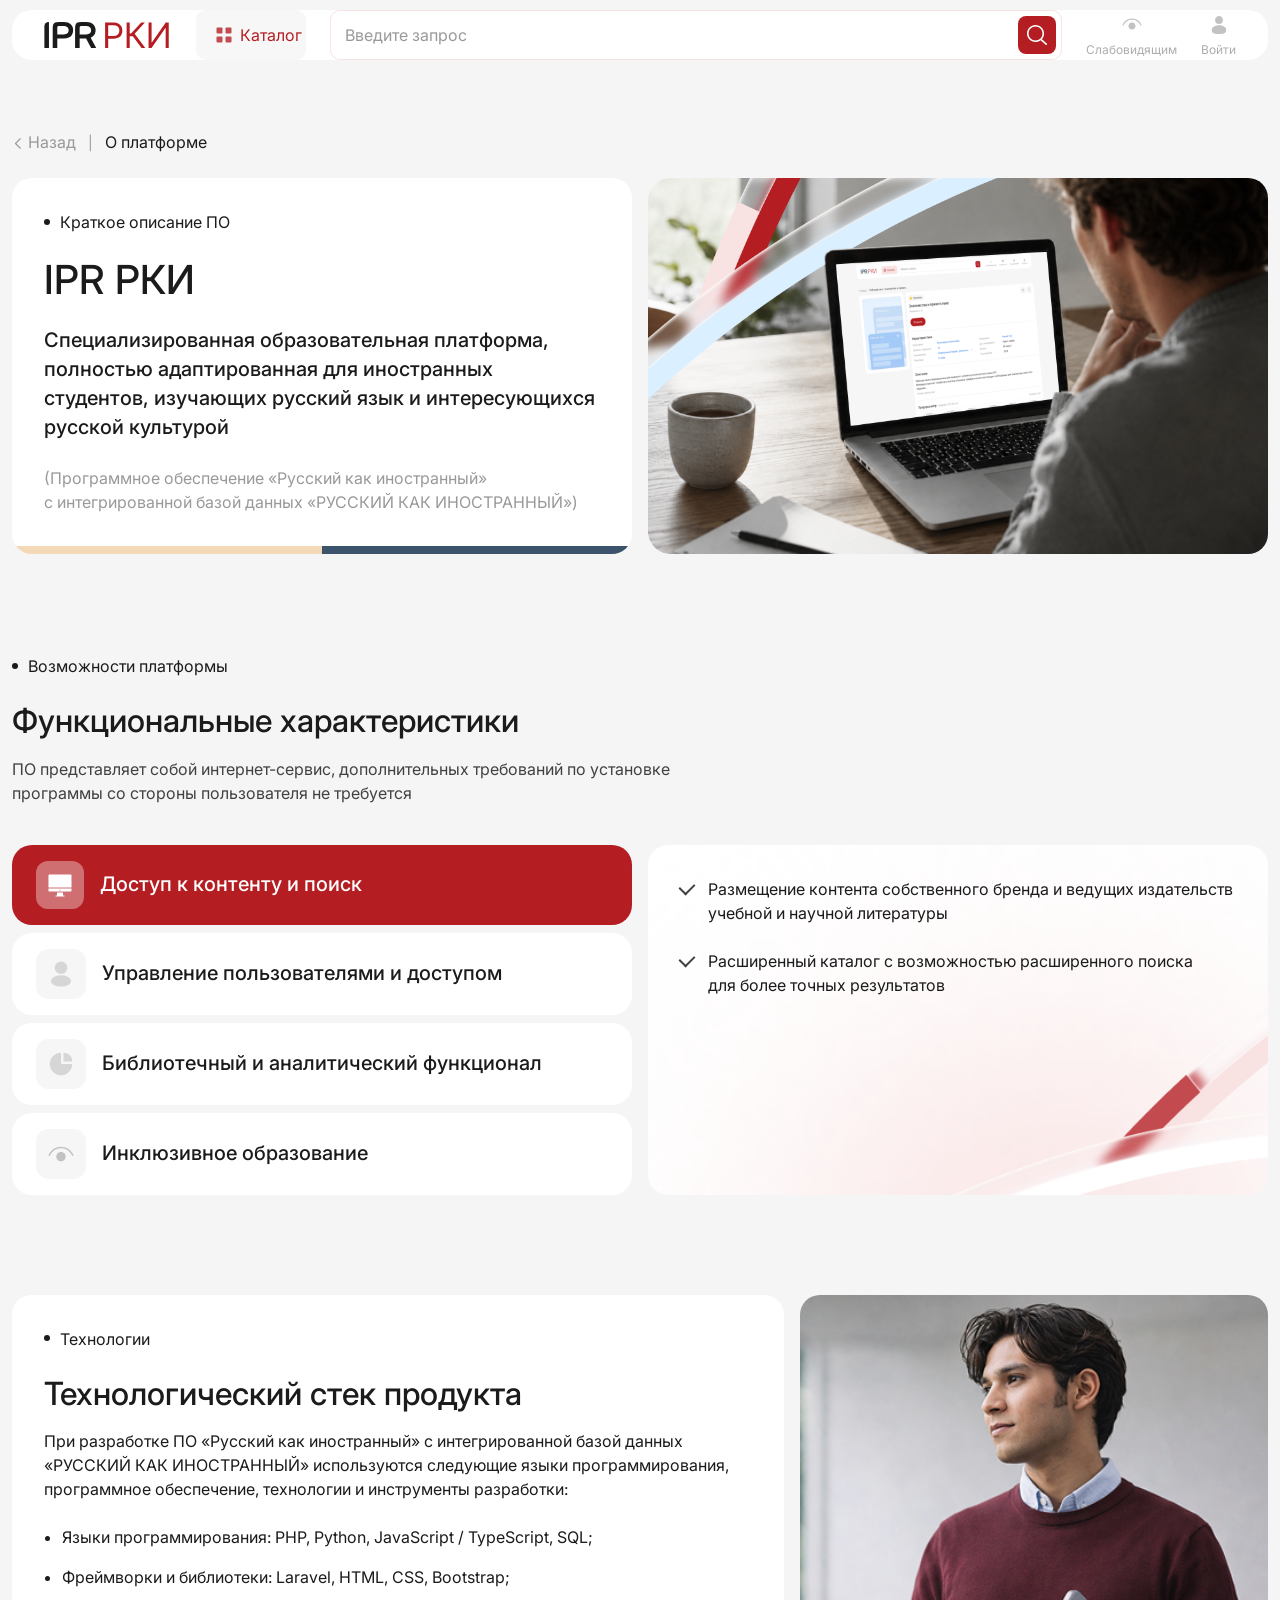
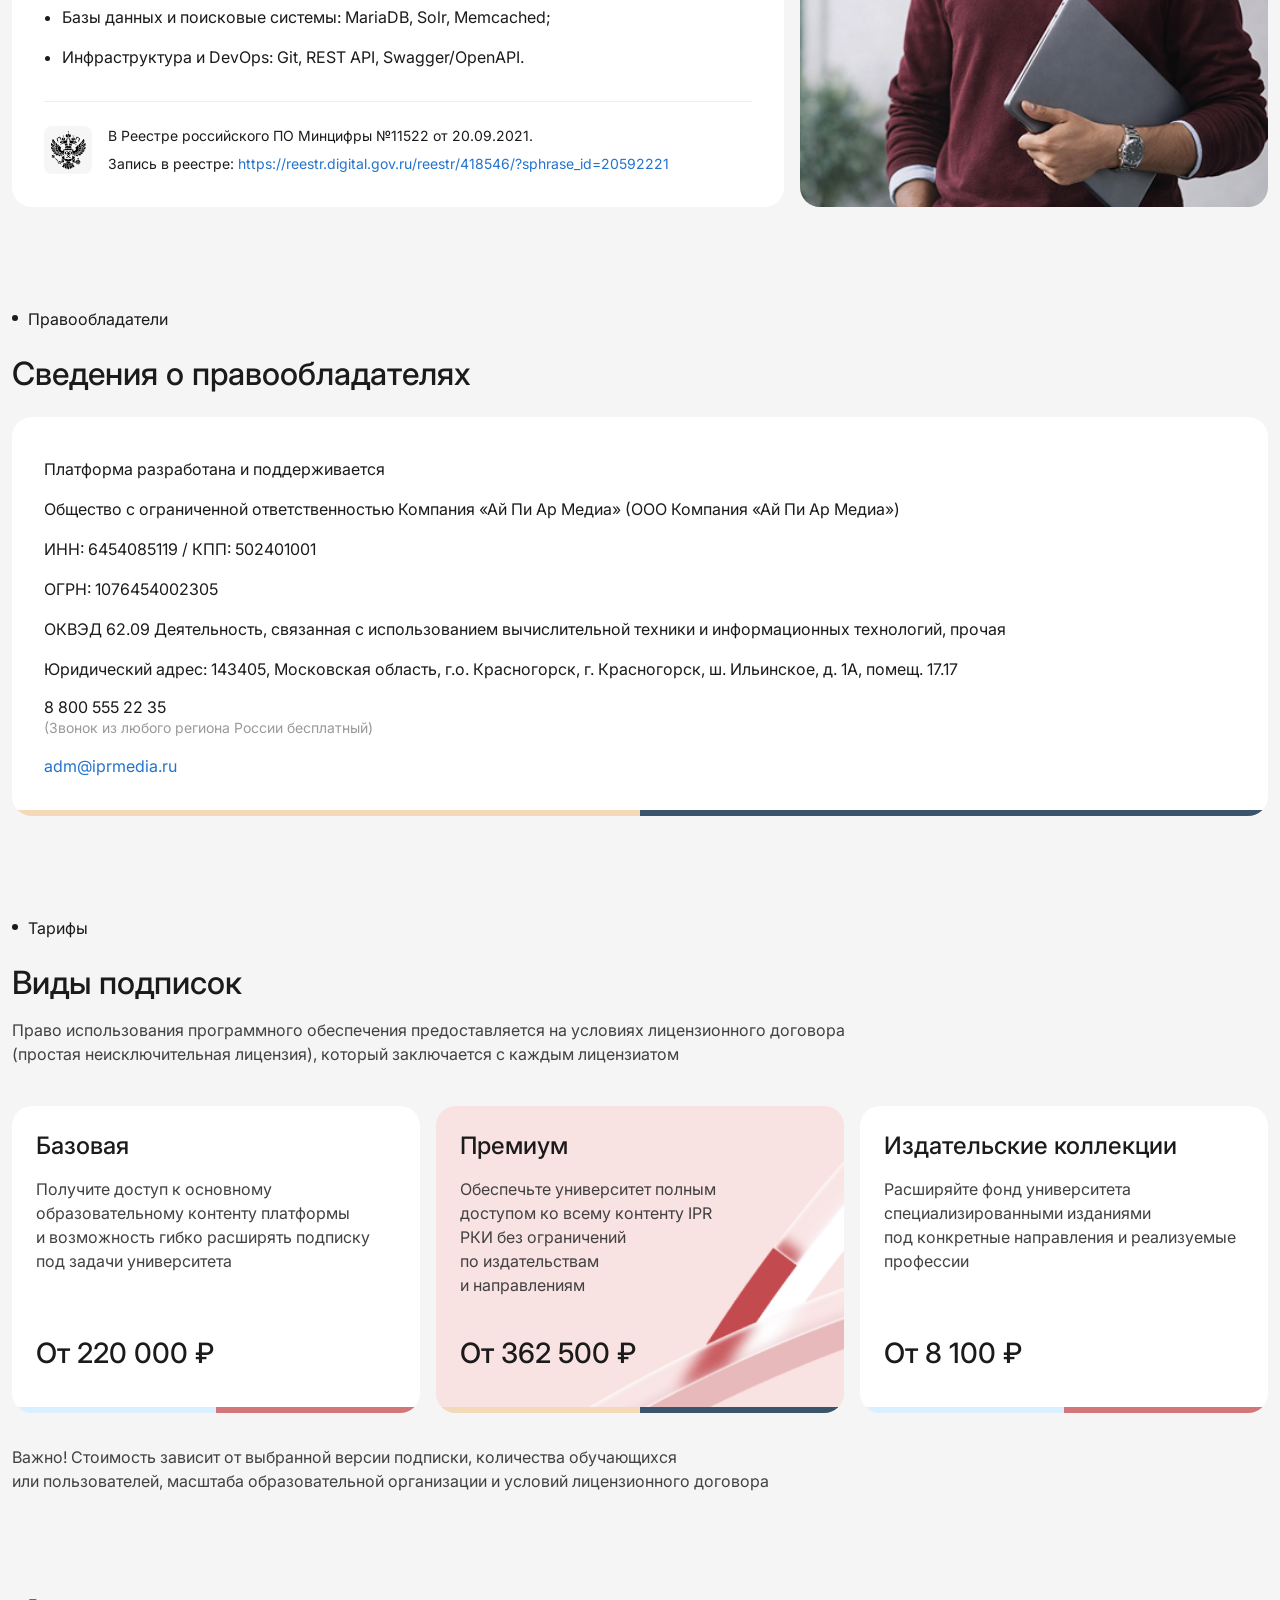
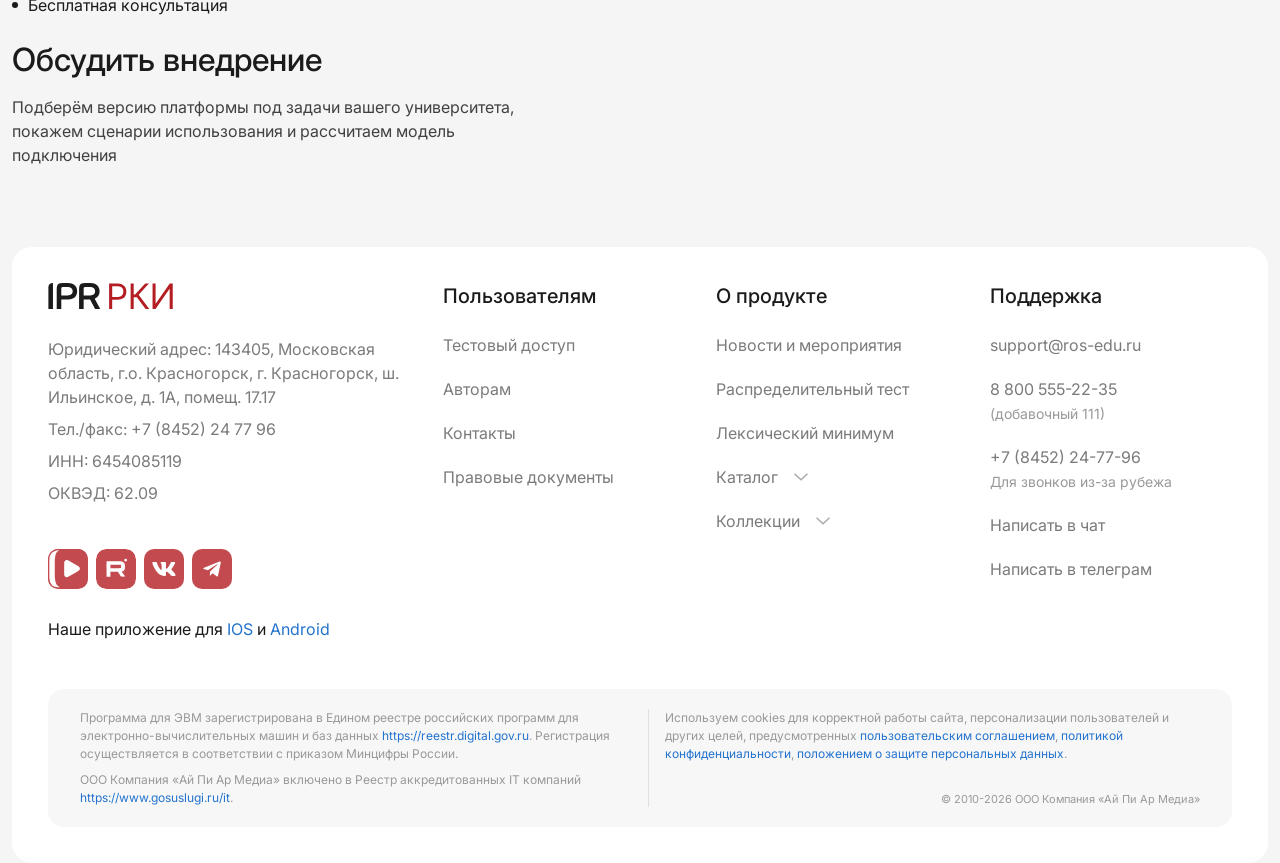
<file: page.html>
﻿<!DOCTYPE html>
<html lang="ru">
<head>
    <meta charset="UTF-8">
    <meta name="viewport" content="width=device-width, initial-scale=1.0">
    <title>IPR РКИ — О платформе</title>

    <!-- Google Fonts: Inter -->
    <link rel="preconnect" href="https://fonts.googleapis.com">
    <link rel="preconnect" href="https://fonts.gstatic.com" crossorigin>
    <link href="https://fonts.googleapis.com/css2?family=Inter:wght@400;500;600;700&display=swap" rel="stylesheet">

    <!-- Bootstrap 5 CSS -->
    <link href="https://cdn.jsdelivr.net/npm/bootstrap@5.3.3/dist/css/bootstrap.min.css" rel="stylesheet">

    <!-- Custom CSS -->
    <link rel="stylesheet" href="css/variables.css">
    <link rel="stylesheet" href="css/base.css">
    <link rel="stylesheet" href="css/components.css">
    <link rel="stylesheet" href="css/page.css">
    <link rel="stylesheet" href="css/responsive.css">
    <link rel="stylesheet" href="styleb24.css">
</head>
<body class="page">

<!-- ==================== HEADER ==================== -->
<header class="site-header">
    <div class="container">
        <div class="header-inner">
            <a href="#" class="header-logo" aria-label="IPR РКИ">
                <img src="img/icons/logo.svg" alt="IPR РКИ" height="26">
            </a>

            <button class="btn-catalog" type="button" aria-expanded="false" aria-controls="catalog-overlay">
                <img src="img/icons/catalog.svg" class="icon icon--catalog" width="16" height="16" alt="">
                <span class="icon icon--close-catalog" aria-hidden="true"><svg width="16" height="16"
                                                                               viewBox="0 0 16 16" fill="none"
                                                                               xmlns="http://www.w3.org/2000/svg"><path
                        d="M12 4L4 12M4 4l8 8" stroke="currentColor" stroke-width="2"
                        stroke-linecap="round"/></svg></span>
                <span class="catalog-text">Каталог</span>
            </button>
            <div class="search-input-wrap">
                <input type="text" placeholder="Введите запрос">
                <button class="btn-search" aria-label="Искать">
                    <img src="img/icons/search.svg" class="icon" width="20" height="20" alt="">
                </button>
            </div>
            <nav class="header-nav">
                <a href="#" class="btn-nav">
                    <img src="img/icons/eye.svg" class="icon icon--eye" width="24" height="20" alt="">
                    <span class="nav-text">Слабовидящим</span>
                </a>
                <a href="#" class="btn-nav">
                    <img src="img/icons/user.svg" class="icon icon--person" width="20" height="20" alt="">
                    <span class="nav-text">Войти</span>
                </a>
            </nav>
        </div>
    </div>
</header>

<!-- ==================== CATALOG OVERLAY ==================== -->
<div class="catalog-overlay" id="catalog-overlay" aria-hidden="true">
    <div class="container">
        <div class="catalog-overlay-inner">
            <button type="button" class="catalog-overlay-close" aria-label="Закрыть каталог">
                <svg width="24" height="24" viewBox="0 0 24 24" fill="none" xmlns="http://www.w3.org/2000/svg">
                    <path d="M18 6L6 18M6 6l12 12" stroke="currentColor" stroke-width="2" stroke-linecap="round"/>
                </svg>
            </button>
            <div class="catalog-overlay-columns">
                <div class="catalog-column">
                    <div class="catalog-block">
                        <h3 class="catalog-block-title">Книги</h3>
                        <ul class="catalog-block-list">
                            <li><a href="#">Учебники и учебные пособия</a></li>
                            <li><a href="#">Русский язык для билингвов</a></li>
                            <li><a href="#">Подготовка к тестированию</a></li>
                            <li><a href="#">Язык специальности</a></li>
                            <li><a href="#">Методическая литература</a></li>
                            <li><a href="#">Словари</a></li>
                            <li><a href="#">Художественная литература</a></li>
                        </ul>
                    </div>
                    <div class="catalog-block">
                        <h3 class="catalog-block-title">Язык специальности</h3>
                        <ul class="catalog-block-list">
                            <li><a href="#">Инженерно-технический и технологический профиль</a></li>
                            <li><a href="#">Естественно-научный профиль</a></li>
                            <li><a href="#">Медико-биологический профиль</a></li>
                            <li><a href="#">Экономический профиль</a></li>
                            <li><a href="#">Гуманитарный профиль</a></li>
                            <li><a href="#">Музыкальное и художественное образование</a></li>
                            <li><a href="#">Военное дело</a></li>
                            <li><a href="#">Все профильные модули</a></li>
                        </ul>
                    </div>
                    <div class="catalog-block">
                        <h3 class="catalog-block-title">Златоуст <span class="catalog-tag">коллекции</span></h3>
                        <ul class="catalog-block-list">
                            <li><a href="#">Русский язык. Литература</a></li>
                            <li><a href="#">Литература для детей-билингвов, преподавателей и родителей</a></li>
                        </ul>
                    </div>
                    <div class="catalog-block">
                        <h3 class="catalog-block-title">«Русский язык». Курсы <span class="catalog-tag">коллекции</span>
                        </h3>
                        <ul class="catalog-block-list">
                            <li><a href="#">Коллекция № 1. Русский как иностранный</a></li>
                            <li><a href="#">Коллекция № 2. Русский как иностранный</a></li>
                            <li><a href="#">УМК «Русский язык сегодня. Элементарный уровень»</a></li>
                            <li><a href="#">УМК «Русский язык сегодня. Базовый уровень»</a></li>
                            <li><a href="#">Классное чтение</a></li>
                        </ul>
                    </div>
                    <div class="catalog-block">
                        <h3 class="catalog-block-title">Лексический минимум</h3>
                    </div>
                    <div class="catalog-block">
                        <h3 class="catalog-block-title">Распределительный тест</h3>
                    </div>
                </div>
                <div class="catalog-column">
                    <div class="catalog-block">
                        <h3 class="catalog-block-title">Рабочие листы</h3>
                        <ul class="catalog-block-list">
                            <li><a href="#">Общий курс</a></li>
                            <li><a href="#">Дополнительные рабочие листы</a></li>
                        </ul>
                    </div>
                    <div class="catalog-block">
                        <h3 class="catalog-block-title">Тесты</h3>
                        <ul class="catalog-block-list">
                            <li><a href="#">Тесты к рабочим листам</a></li>
                            <li><a href="#">Тесты на уровень</a></li>
                            <li><a href="#">Язык специальности</a></li>
                            <li><a href="#">Для детей</a></li>
                        </ul>
                    </div>
                    <div class="catalog-block">
                        <h3 class="catalog-block-title">Интерактивы</h3>
                        <ul class="catalog-block-list">
                            <li><a href="#">К лексическому минимуму</a></li>
                            <li><a href="#">К рабочим листам</a></li>
                            <li><a href="#">Другое</a></li>
                        </ul>
                    </div>
                    <div class="catalog-block">
                        <h3 class="catalog-block-title">Банк материалов</h3>
                        <ul class="catalog-block-list">
                            <li><a href="#">Кроссворды</a></li>
                            <li><a href="#">Филворды</a></li>
                            <li><a href="#">Бродилки</a></li>
                            <li><a href="#">Викторины</a></li>
                            <li><a href="#">Квесты</a></li>
                            <li><a href="#">Подборки иллюстраций</a></li>
                            <li><a href="#">Презентации</a></li>
                        </ul>
                    </div>
                    <div class="catalog-block">
                        <h3 class="catalog-block-title">Методика</h3>
                        <ul class="catalog-block-list">
                            <li><a href="#">Лонгриды</a></li>
                            <li><a href="#">Записи вебинаров</a></li>
                        </ul>
                    </div>
                </div>
                <div class="catalog-column">
                    <div class="catalog-block">
                        <h3 class="catalog-block-title">Уровень владения <span class="catalog-tag">коллекции</span></h3>
                        <ul class="catalog-block-list">
                            <li><a href="#">А1 — элементарный</a></li>
                            <li><a href="#">А2 — базовый</a></li>
                            <li><a href="#">В1 — I сертификационный</a></li>
                            <li><a href="#">В2 — II сертификационный</a></li>
                            <li><a href="#">С1 — III сертификационный</a></li>
                            <li><a href="#">С2 — IV сертификационный</a></li>
                        </ul>
                    </div>
                    <div class="catalog-block">
                        <h3 class="catalog-block-title">Грамматика <span class="catalog-tag">коллекции</span></h3>
                        <ul class="catalog-block-list">
                            <li><a href="#">Вид глагола (НСВ и СВ)</a></li>
                            <li><a href="#">Глаголы движения</a></li>
                            <li><a href="#">Именительный падеж</a></li>
                            <li><a href="#">Винительный падеж</a></li>
                            <li><a href="#">Предложный падеж</a></li>
                            <li><a href="#">Родительный падеж</a></li>
                            <li><a href="#" class="catalog-link-underline">Показать все</a></li>
                        </ul>
                    </div>
                    <div class="catalog-block">
                        <h3 class="catalog-block-title">Тематики <span class="catalog-tag">коллекции</span></h3>
                        <ul class="catalog-block-list">
                            <li><a href="#">Фонетика, графика и орфография</a></li>
                            <li><a href="#">О себе. Внешность, характер, эмоции, возраст, интеллект</a></li>
                            <li><a href="#">Мои вещи. Одежда и обувь</a></li>
                            <li><a href="#">Мой день. Распорядок, быт и действия</a></li>
                            <li><a href="#">Учёба и работа</a></li>
                            <li><a href="#">Отдых и хобби</a></li>
                            <li><a href="#" class="catalog-link-underline">Показать все</a></li>
                        </ul>
                    </div>
                    <div class="catalog-block">
                        <h3 class="catalog-block-title">Праздники и памятные дни<span
                                class="catalog-tag">коллекции</span></h3>
                        <ul class="catalog-block-list">
                            <li><a href="#">Новый год</a></li>
                            <li><a href="#">Масленица</a></li>
                            <li><a href="#">Татьянин день</a></li>
                            <li><a href="#">Международный день студента</a></li>
                            <li><a href="#">День гжели</a></li>
                            <li><a href="#">Всероссийский день хоккея</a></li>
                            <li><a href="#" class="catalog-link-underline">Открыть все</a></li>
                        </ul>
                    </div>
                </div>
            </div>
        </div>
    </div>
</div>

<!-- ==================== MAIN CONTENT ==================== -->
<main class="main-content page-main">
    <section class="page-hero" aria-labelledby="page-hero-title">
        <div class="container">
            <nav class="breadcrumb-bar page-hero__breadcrumb" aria-label="Хлебные крошки">
                <a href="main.html"><img src="img/icons/ar_left.svg" class="icon" width="12" height="11" alt=""> Назад</a>
                <span class="separator">|</span>
                <a href="#" class="breadcrumb-active" aria-current="page">О платформе</a>
            </nav>

            <div class="page-hero__grid">
                <article class="page-hero__info">
                    <p class="page-hero__label">Краткое описание ПО</p>
                    <h1 class="page-hero__title" id="page-hero-title">IPR РКИ</h1>
                    <p class="page-hero__desc">Специализированная образовательная платформа, полностью адаптированная для&nbsp;иностранных студентов, изучающих русский язык и&nbsp;интересующихся русской культурой</p>
                    <p class="page-hero__note">(Программное обеспечение «Русский&nbsp;как&nbsp;иностранный» с&nbsp;интегрированной базой данных «РУССКИЙ&nbsp;КАК&nbsp;ИНОСТРАННЫЙ»)</p>
                    <div class="page-hero__bars" aria-hidden="true">
                        <span class="page-hero__bar page-hero__bar--beige"></span>
                        <span class="page-hero__bar page-hero__bar--blue"></span>
                    </div>
                </article>

                <div class="page-hero__media">
                    <img src="img/page/bg_1_about.png" alt="" class="page-hero__image" width="680" height="420">
                </div>
            </div>
        </div>
    </section>

    <section class="page-features" aria-labelledby="page-features-title">
        <div class="container">
            <header class="page-features__header">
                <p class="page-hero__label">Возможности платформы</p>
                <h2 class="page-features__title" id="page-features-title">Функциональные характеристики</h2>
                <p class="page-features__intro">ПО представляет собой интернет-сервис, дополнительных требований по&nbsp;установке программы со&nbsp;стороны пользователя не&nbsp;требуется</p>
            </header>

            <div class="page-features__layout">
                <div class="page-features__tabs" role="tablist" aria-label="Функциональные характеристики">
                    <button type="button" class="page-features-tab is-active" role="tab" id="features-tab-content" aria-selected="true" aria-controls="features-panel-content" data-tab="content">
                        <span class="page-features-tab__icon" aria-hidden="true">
                            <svg width="50" height="50" viewBox="0 0 50 50" fill="none" xmlns="http://www.w3.org/2000/svg">
                                <rect width="50" height="50" rx="12.5" fill="#F6F6F6"/>
                                <path fill-rule="evenodd" clip-rule="evenodd" d="M13.7214 14.05C13.4604 14.1315 13.2012 14.3552 13.0938 14.5915C13.0057 14.7855 13.0021 15.0449 13.0011 21.1975L13 27.6016H25H37V21.2082C37 15.5483 36.9913 14.7939 36.9242 14.6333C36.8272 14.4012 36.6827 14.2475 36.4367 14.1152L36.2408 14.0097L25.0735 14.001C16.6223 13.9944 13.8612 14.0063 13.7214 14.05ZM13 29.8076C13 31.103 13.0163 31.1865 13.3261 31.4806C13.6488 31.7869 12.743 31.7648 25 31.7648C37.257 31.7648 36.3512 31.7869 36.6739 31.4806C36.9837 31.1865 37 31.103 37 29.8076V28.6301H25H13V29.8076ZM24.8721 29.6936C24.8152 29.7042 24.7074 29.7766 24.6327 29.8546C24.3248 30.1759 24.5526 30.7007 25 30.7007C25.4505 30.7007 25.6805 30.1635 25.3618 29.8558C25.2158 29.7148 25.0517 29.6605 24.8721 29.6936ZM21.8653 34.3567V35.9201L21.2564 35.9363C20.7294 35.9504 20.6291 35.9664 20.5099 36.0555C20.2409 36.2567 20.241 36.6773 20.5101 36.8782C20.6474 36.9808 20.6653 36.9812 24.9298 36.9942C29.6872 37.0087 29.4787 37.0221 29.6368 36.6906C29.7448 36.4642 29.6837 36.1989 29.4905 36.0552C29.3711 35.9665 29.2697 35.9504 28.7436 35.9363L28.1347 35.9201V34.3567V32.7934H25H21.8653V34.3567Z" fill="#D6D6D6"/>
                            </svg>
                        </span>
                        <span class="page-features-tab__text">Доступ к контенту и поиск</span>
                    </button>
                    <button type="button" class="page-features-tab" role="tab" id="features-tab-users" aria-selected="false" aria-controls="features-panel-users" data-tab="users">
                        <svg width="50" height="50" viewBox="0 0 50 50" fill="none" xmlns="http://www.w3.org/2000/svg">
                            <rect width="50" height="50" rx="12.5" fill="#F6F6F6"/>
                            <path d="M25 25C28.4518 25 31.25 22.2018 31.25 18.75C31.25 15.2982 28.4518 12.5 25 12.5C21.5482 12.5 18.75 15.2982 18.75 18.75C18.75 22.2018 21.5482 25 25 25Z" fill="#D6D6D6"/>
                            <path d="M25 37.5C30.5228 37.5 35 34.9816 35 31.875C35 28.7684 30.5228 26.25 25 26.25C19.4772 26.25 15 28.7684 15 31.875C15 34.9816 19.4772 37.5 25 37.5Z" fill="#D6D6D6"/>
                        </svg>
                        <span class="page-features-tab__text">Управление пользователями и доступом</span>
                    </button>
                    <button type="button" class="page-features-tab" role="tab" id="features-tab-library" aria-selected="false" aria-controls="features-panel-library" data-tab="library">
                        <svg width="50" height="50" viewBox="0 0 50 50" fill="none" xmlns="http://www.w3.org/2000/svg">
                            <rect width="50" height="50" rx="12.5" fill="#F6F6F6"/>
                            <path d="M27.5 22.5V14.1C27.5 13.9067 27.6567 13.75 27.85 13.75C32.4892 13.75 36.25 17.5108 36.25 22.15C36.25 22.3433 36.0933 22.5 35.9 22.5H27.5Z" fill="#D6D6D6"/>
                            <path d="M36.1806 26.2474C36.2572 25.5613 35.6904 25 35 25H26.25C25.5596 25 25 24.4404 25 23.75V15C25 14.3096 24.4387 13.7428 23.7526 13.8194C21.9688 14.0184 20.2522 14.6421 18.7498 15.646C16.8998 16.8821 15.4578 18.6391 14.6064 20.6948C13.7549 22.7505 13.5321 25.0125 13.9662 27.1948C14.4003 29.3771 15.4717 31.3816 17.0451 32.955C18.6184 34.5283 20.623 35.5998 22.8052 36.0338C24.9875 36.4679 27.2495 36.2451 29.3052 35.3936C31.3609 34.5422 33.1179 33.1002 34.354 31.2502C35.3579 29.7478 35.9816 28.0312 36.1806 26.2474Z" fill="#D6D6D6"/>
                        </svg>
                        <span class="page-features-tab__text">Библиотечный и аналитический функционал</span>
                    </button>
                    <button type="button" class="page-features-tab" role="tab" id="features-tab-inclusive" aria-selected="false" aria-controls="features-panel-inclusive" data-tab="inclusive">
                        <svg width="50" height="50" viewBox="0 0 50 50" fill="none" xmlns="http://www.w3.org/2000/svg">
                            <rect width="50" height="50" rx="12.5" fill="#F6F6F6"/>
                            <path d="M24.9989 22.94C26.2403 22.94 27.4316 23.4332 28.3094 24.311C29.1871 25.1888 29.6795 26.3794 29.6796 27.6206C29.6795 28.862 29.1872 30.0534 28.3094 30.9312C27.4316 31.8089 26.2402 32.3013 24.9989 32.3013C24.3844 32.3012 23.7756 32.1809 23.2079 31.9458C22.6401 31.7106 22.1239 31.3657 21.6893 30.9312C21.2548 30.4966 20.9099 29.9803 20.6747 29.4126C20.4395 28.8448 20.3183 28.2353 20.3182 27.6206C20.3183 27.0061 20.4395 26.3974 20.6747 25.8296C20.9099 25.2618 21.2548 24.7457 21.6893 24.311C22.1239 23.8765 22.6401 23.5316 23.2079 23.2964C23.7756 23.0612 24.3844 22.94 24.9989 22.94ZM12.5233 26.0025C17.5059 14.9309 32.494 14.9307 37.4764 26.0025C37.6463 26.38 37.4779 26.8245 37.1005 26.9946C36.7228 27.1646 36.2784 26.9961 36.1083 26.6187C31.6565 16.7259 18.3422 16.726 13.8905 26.6187C13.7204 26.996 13.2768 27.1643 12.8993 26.9946C12.5216 26.8247 12.3533 26.3802 12.5233 26.0025Z" fill="#C2C2C2"/>
                        </svg>
                        <span class="page-features-tab__text">Инклюзивное образование</span>
                    </button>
                </div>

                <div class="page-features__panels">
                    <div class="page-features-panel is-active" id="features-panel-content" role="tabpanel" aria-labelledby="features-tab-content" data-tab="content">
                        <ul class="page-features-list">
                            <li class="page-features-list__item">Размещение контента собственного бренда и&nbsp;ведущих издательств учебной и&nbsp;научной литературы</li>
                            <li class="page-features-list__item">Расширенный каталог с&nbsp;возможностью расширенного поиска для&nbsp;более точных результатов</li>
                        </ul>
                    </div>
                    <div class="page-features-panel" id="features-panel-users" role="tabpanel" aria-labelledby="features-tab-users" data-tab="users" hidden>
                        <ul class="page-features-list">
                            <li class="page-features-list__item">Пакетная регистрация читателей (добавление пользователей списком)</li>
                            <li class="page-features-list__item">Личный кабинет читателя с&nbsp;функционалом цитирования, закладок</li>
                            <li class="page-features-list__item">Интеграция с&nbsp;LMS Moodle, API</li>
                            <li class="page-features-list__item">Подключение к&nbsp;ЭИОС учебных заведений (бесшовный переход)</li>
                        </ul>
                    </div>
                    <div class="page-features-panel" id="features-panel-library" role="tabpanel" aria-labelledby="features-tab-library" data-tab="library" hidden>
                        <ul class="page-features-list">
                            <li class="page-features-list__item">Сервис каталогизатора книг для&nbsp;удобного управления фондами</li>
                            <li class="page-features-list__item">Экспорт MARC-записей с&nbsp;поддержкой новых форматов и&nbsp;кодировок</li>
                            <li class="page-features-list__item">Сбор и&nbsp;просмотр статистики цифровой активности пользователей</li>
                            <li class="page-features-list__item">Детальная аналитика и&nbsp;статистика активности пользователей</li>
                            <li class="page-features-list__item">Формирование отчётов на&nbsp;основе данных, которые есть у&nbsp;платформы</li>
                            <li class="page-features-list__item">Взаимодействие библиотеки с&nbsp;читателями (заявки, детализация данных)</li>
                        </ul>
                    </div>
                    <div class="page-features-panel" id="features-panel-inclusive" role="tabpanel" aria-labelledby="features-tab-inclusive" data-tab="inclusive" hidden>
                        <ul class="page-features-list">
                            <li class="page-features-list__item">Полнофункциональная версия платформы для&nbsp;слабовидящих пользователей</li>
                        </ul>
                    </div>
                </div>
            </div>
        </div>
    </section>

    <section class="page-tech" aria-labelledby="page-tech-title">
        <div class="container">
            <div class="page-tech__grid">
                <article class="page-tech__card">
                    <p class="page-hero__label">Технологии</p>
                    <h2 class="page-features__title" id="page-tech-title">Технологический стек продукта</h2>
                    <p class="page-tech__intro">При&nbsp;разработке ПО&nbsp;«Русский как&nbsp;иностранный» с&nbsp;интегрированной базой данных «РУССКИЙ КАК&nbsp;ИНОСТРАННЫЙ» используются следующие языки программирования, программное обеспечение, технологии и&nbsp;инструменты разработки:</p>
                    <ul class="page-tech__list">
                        <li class="page-tech__list-item"><span class="page-tech__term">Языки программирования:</span> PHP, Python, JavaScript&nbsp;/&nbsp;TypeScript, SQL;</li>
                        <li class="page-tech__list-item"><span class="page-tech__term">Фреймворки и библиотеки:</span> Laravel, HTML, CSS, Bootstrap;</li>
                        <li class="page-tech__list-item"><span class="page-tech__term">Базы данных и поисковые системы:</span> MariaDB, Solr, Memcached;</li>
                        <li class="page-tech__list-item"><span class="page-tech__term">Инфраструктура и DevOps:</span> Git, REST API, Swagger/OpenAPI.</li>
                    </ul>
                    <div class="page-tech__registry">
                        <img src="img/page/icon.png" alt="" class="page-tech__registry-icon" width="48" height="48">
                        <div class="page-tech__registry-body">
                            <p class="page-tech__registry-text">В&nbsp;Реестре российского ПО Минцифры №11522 от 20.09.2021.</p>
                            <p class="page-tech__registry-link-wrap">
                                Запись в реестре:
                                <a href="https://reestr.digital.gov.ru/reestr/418546/?sphrase_id=20592221" class="page-tech__registry-link" target="_blank" rel="noopener noreferrer">https://reestr.digital.gov.ru/reestr/418546/?sphrase_id=20592221</a>
                            </p>
                        </div>
                    </div>
                </article>

                <div class="page-tech__media">
                    <img src="img/page/bg_2_about.png" alt="" class="page-tech__image" width="480" height="640" loading="lazy">
                </div>
            </div>
        </div>
    </section>

    <section class="page-rights" aria-labelledby="page-rights-title">
        <div class="container">
            <header class="page-rights__header">
                <p class="page-hero__label">Правообладатели</p>
                <h2 class="page-features__title" id="page-rights-title">Сведения о&nbsp;правообладателях</h2>
            </header>

            <article class="page-rights__card">
                <p class="page-rights__line">Платформа разработана и&nbsp;поддерживается</p>
                <p class="page-rights__line">Общество с&nbsp;ограниченной ответственностью Компания «Ай Пи Ар Медиа» (ООО Компания «Ай Пи Ар Медиа»)</p>
                <p class="page-rights__line">ИНН: 6454085119 / КПП: 502401001</p>
                <p class="page-rights__line">ОГРН: 1076454002305</p>
                <p class="page-rights__line">ОКВЭД 62.09 Деятельность, связанная с&nbsp;использованием вычислительной техники и&nbsp;информационных технологий, прочая</p>
                <p class="page-rights__line">Юридический адрес: 143405, Московская область, г.о. Красногорск, г. Красногорск, ш. Ильинское, д. 1А, помещ. 17.17</p>

                <div class="page-rights__contact">
                    <p class="page-rights__phone">
                        <a href="tel:88005552235" class="page-rights__phone-link">8&nbsp;800&nbsp;555&nbsp;22&nbsp;35</a>
                    </p>
                    <p class="page-rights__phone-note">(Звонок из&nbsp;любого региона России бесплатный)</p>
                    <a href="mailto:adm@iprmedia.ru" class="page-rights__email">adm@iprmedia.ru</a>
                </div>

                <div class="page-rights__bars" aria-hidden="true">
                    <span class="page-rights__bar page-rights__bar--beige"></span>
                    <span class="page-rights__bar page-rights__bar--blue"></span>
                </div>
            </article>
        </div>
    </section>

    <section class="page-plans" aria-labelledby="page-plans-title">
        <div class="container">
            <header class="page-plans__header">
                <p class="page-hero__label">Тарифы</p>
                <h2 class="page-features__title" id="page-plans-title">Виды подписок</h2>
                <p class="page-plans__intro">Право использования программного обеспечения предоставляется на&nbsp;условиях лицензионного договора (простая неисключительная лицензия), который заключается с&nbsp;каждым лицензиатом</p>
            </header>

            <div class="page-plans__grid">
                <article class="page-plans-card">
                    <h3 class="page-plans-card__title">Базовая</h3>
                    <p class="page-plans-card__desc">Получите доступ к&nbsp;основному образовательному контенту платформы и&nbsp;возможность гибко расширять подписку под&nbsp;задачи университета</p>
                    <p class="page-plans-card__price">От 220&nbsp;000&nbsp;₽</p>
                    <div class="page-plans-card__bars" aria-hidden="true">
                        <span class="page-plans-card__bar page-plans-card__bar--primary"></span>
                        <span class="page-plans-card__bar page-plans-card__bar--pale"></span>
                    </div>
                </article>

                <article class="page-plans-card page-plans-card--premium">
                    <h3 class="page-plans-card__title">Премиум</h3>
                    <p class="page-plans-card__desc">Обеспечьте университет полным доступом ко&nbsp;всему контенту IPR РКИ без&nbsp;ограничений по&nbsp;издательствам и&nbsp;направлениям</p>
                    <p class="page-plans-card__price">От 362&nbsp;500&nbsp;₽</p>
                    <div class="page-plans-card__bars" aria-hidden="true">
                        <span class="page-plans-card__bar page-plans-card__bar--yellow"></span>
                        <span class="page-plans-card__bar page-plans-card__bar--blue"></span>
                    </div>
                </article>

                <article class="page-plans-card">
                    <h3 class="page-plans-card__title">Издательские коллекции</h3>
                    <p class="page-plans-card__desc">Расширяйте фонд университета специализированными изданиями под&nbsp;конкретные направления и&nbsp;реализуемые профессии</p>
                    <p class="page-plans-card__price">От 8&nbsp;100&nbsp;₽</p>
                    <div class="page-plans-card__bars" aria-hidden="true">
                        <span class="page-plans-card__bar page-plans-card__bar--primary"></span>
                        <span class="page-plans-card__bar page-plans-card__bar--pale"></span>
                    </div>
                </article>
            </div>

            <p class="page-plans__note">Важно! Стоимость зависит от&nbsp;выбранной версии подписки, количества обучающихся или&nbsp;пользователей, масштаба образовательной организации и&nbsp;условий лицензионного договора</p>
        </div>
    </section>

    <section class="page-cta" aria-labelledby="page-cta-title">
        <div class="container">
            <div class="page-cta__grid">
                <div class="page-cta__content">
                    <p class="page-hero__label">Бесплатная консультация</p>
                    <h2 class="page-features__title" id="page-cta-title">Обсудить внедрение</h2>
                    <p class="page-cta__desc">Подберём версию платформы под&nbsp;задачи вашего университета, покажем сценарии использования и&nbsp;рассчитаем модель подключения</p>
                </div>

                <div class="page-cta__form-wrap">
                    <script data-b24-form="inline/258/09waku" data-skip-moving="true">
                        (function (w, d, u) {
                            var s = d.createElement('script');
                            s.async = true;
                            s.src = u + '?' + (Date.now() / 180000 | 0);
                            var h = d.getElementsByTagName('script')[0];
                            h.parentNode.insertBefore(s, h);
                        })(window, document, 'https://cdn-ru.bitrix24.ru/b24555134/crm/form/loader_258.js');
                    </script>
                </div>
            </div>
        </div>
    </section>
</main>

<!-- ==================== FOOTER ==================== -->
<footer class="container">
    <div class="site-footer">
        <div class="footer-top">
            <div class="footer-top__grid">
                <div class="footer-col footer-col--company">
                    <a href="#" class="footer-logo" aria-label="IPR РКИ">
                        <img src="img/icons/logo.svg" alt="IPR РКИ" height="26">
                    </a>
                    <p class="footer-legal">Юридический адрес: 143405, Московская область, г.о. Красногорск, г.
                        Красногорск, ш. Ильинское, д. 1А, помещ. 17.17</p>
                    <p class="footer-legal">Тел./факс: +7 (8452) 24 77 96</p>
                    <p class="footer-legal">ИНН: 6454085119</p>
                    <p class="footer-legal">ОКВЭД: 62.09</p>
                    <div class="footer-social">
                        <a href="https://vkvideo.ru/@iprmedia/all" class="footer-social-link" aria-label="ВК видео"><img
                                src="img/icons/social/vkvideo.svg" width="40" height="40" alt=""></a>
                        <a href="https://rutube.ru/channel/25508571/" class="footer-social-link"
                           aria-label="Rutube"><img src="img/icons/social/rutube.svg" width="40" height="40" alt=""></a>
                        <a href="https://vk.com/iprmedia" class="footer-social-link" aria-label="ВКонтакте"><img
                                src="img/icons/social/vk.svg" width="40" height="40" alt=""></a>
                        <a href="https://t.me/ipr_edu_iprmedia" class="footer-social-link" aria-label="Telegram"><img
                                src="img/icons/social/tg.svg" width="40" height="40" alt=""></a>
                    </div>
                    <p class="footer-app-label">Наше приложение для <a
                            href="https://apps.apple.com/ru/app/ros-edu-mobile/id6478668128" class="footer-link">IOS</a>
                        и <a href="https://play.google.com/store/apps/details?id=ru.iprbooks.iprbooksmobilerki"
                             class="footer-link">Android</a></p>
                </div>
                <div class="footer-col">
                    <h3 class="footer-heading">Пользователям</h3>
                    <ul class="footer-links">
                        <li><a href="#" class="footer-link">Тестовый доступ</a></li>
                        <li><a href="#" class="footer-link">Авторам</a></li>
                        <li><a href="#" class="footer-link">Контакты</a></li>
                        <li><a href="#" class="footer-link">Правовые документы</a></li>
                    </ul>
                </div>
                <div class="footer-col">
                    <h3 class="footer-heading">О продукте</h3>
                    <ul class="footer-links">
                        <li><a href="#" class="footer-link">Новости и мероприятия</a></li>
                        <li><a href="#" class="footer-link">Распределительный тест</a></li>
                        <li><a href="#" class="footer-link">Лексический минимум</a></li>
                        <li class="footer-dropdown">
                            <a href="#" class="footer-link footer-link--toggle" aria-expanded="false">Каталог <img
                                    src="img/icons/arrow.svg" class="footer-chevron" width="22" height="22" alt=""
                                    aria-hidden="true"></a>
                            <ul class="footer-sublinks">
                                <li><a href="#" class="footer-link">Учебники</a></li>
                                <li><a href="#" class="footer-link">Пособия</a></li>
                                <li><a href="#" class="footer-link">Словари</a></li>
                            </ul>
                        </li>
                        <li class="footer-dropdown">
                            <a href="#" class="footer-link footer-link--toggle" aria-expanded="false">Коллекции <img
                                    src="img/icons/arrow.svg" class="footer-chevron" width="22" height="22" alt=""
                                    aria-hidden="true"></a>
                            <ul class="footer-sublinks">
                                <li><a href="#" class="footer-link">Для начинающих</a></li>
                                <li><a href="#" class="footer-link">Для преподавателей</a></li>
                                <li><a href="#" class="footer-link">Тематические подборки</a></li>
                            </ul>
                        </li>
                    </ul>
                </div>
                <div class="footer-col">
                    <h3 class="footer-heading">Поддержка</h3>
                    <ul class="footer-supports">
                        <li class="footer-support"><a href="mailto:support@ros-edu.ru" class="footer-link">support@ros-edu.ru</a>
                        </li>
                        <li class="footer-support">8 800 555-22-35<br><span
                                class="footer-support-note">(добавочный 111)</span></li>
                        <li class="footer-support">+7 (8452) 24-77-96<br><span class="footer-support-note">Для звонков из-за рубежа</span>
                        </li>
                        <li class="footer-support"><a href="#" class="footer-link" id="footer-chat-btn" role="button">Написать
                            в чат</a></li>
                        <li class="footer-support"><a href="https://t.me/ipr_support_bot" class="footer-link">Написать в
                            телеграм</a></li>
                    </ul>
                </div>
            </div>
        </div>
        <div class="footer-bottom">
            <div class="container">
                <div class="footer-bottom__flex">
                    <div class="footer-bottom-col">
                        <p class="footer-bottom-text">Программа для ЭВМ зарегистрирована в Едином реестре российских
                            программ для электронно-вычислительных машин и баз данных <a
                                    href="https://reestr.digital.gov.ru" target="_blank" rel="noopener noreferrer"
                                    class="footer-link">https://reestr.digital.gov.ru</a>. Регистрация осуществляется в
                            соответствии с приказом Минцифры России.</p>
                        <p class="footer-bottom-text">ООО Компания «Ай Пи Ар Медиа» включено в Реестр аккредитованных IT
                            компаний <a href="https://www.gosuslugi.ru/it" target="_blank" rel="noopener noreferrer"
                                        class="footer-link">https://www.gosuslugi.ru/it</a>.</p>
                    </div>
                    <div class="vr"></div>
                    <div class="footer-bottom-col">
                        <p class="footer-bottom-text">Используем cookies для корректной работы сайта, персонализации
                            пользователей и других целей, предусмотренных <a href="#" class="footer-link">пользовательским
                                соглашением</a>, <a href="#" class="footer-link">политикой конфиденциальности</a>, <a
                                    href="#" class="footer-link">положением о защите персональных данных</a>.</p>
                        <p class="footer-copyright">© 2010-2026 ООО Компания «Ай Пи Ар Медиа»</p>
                    </div>
                </div>
            </div>
        </div>
    </div>
</footer>

<!-- Bootstrap 5 JS Bundle -->
<script src="https://cdn.jsdelivr.net/npm/bootstrap@5.3.3/dist/js/bootstrap.bundle.min.js"></script>

<!-- Custom JS -->
<script src="js/main.js"></script>
<script src="js/page-features-tabs.js"></script>

<!-- Bitrix24 чат: скрипт всегда на странице -->
<script>
    (function (w, d, u) {
        var s = d.createElement('script');
        s.async = true;
        s.src = u + '?' + (Date.now() / 60000 | 0);
        var h = d.getElementsByTagName('script')[0];
        h.parentNode.insertBefore(s, h);
    })(window, document, 'https://cdn-ru.bitrix24.ru/b24555134/crm/site_button/loader_9_ppyrxt.js');
</script>
<!-- Открытие чата по клику на «Написать в чат» -->
<script>
    document.getElementById('footer-chat-btn').addEventListener('click', function (e) {
        e.preventDefault();
        var btn = document.querySelector('.b24-widget-button-inner-container');
        if (btn) btn.click();
    });
</script>

</body>
</html>
</file>
<file: css/variables.css>
/* ============================================
   CSS Custom Properties (Design Tokens)
   ============================================ */

:root {
  /* ---- Brand Colors ---- */
  --color-primary: #B41E23;
  --color-primary-pale: #E0A3A5;
  --color-primary-dark: #B41E23;
  --color-primary-hover: #F9E2E2;
  --color-primary-light: #D27679;
  --color-catalog-icon: #C34A4E;

  /* ---- Neutral Colors ---- */
  --color-white: #FFFFFF;
  --color-gray-50: #FAFAFA;
  --color-gray-100: #F5F5F5;
  --color-gray-200: #EEEEEE;
  --color-gray-300: #F7F7F7;
  --color-gray-400: #BDBDBD;
  --color-gray-500: #999999;
  --color-gray-600: #7B7B7B;
  --color-gray-700: #ADADAD;
  --color-gray-800: #414141;
  --color-gray-900: #212121;
  --color-gray-hover: #EBEBEB;
  --color-footer: #7B7B7B;
  --color-main: #1B1B1C;

  --color-blue: #2373CE;
  --color-blue-pale: #E6F2FF;
  --color-blue-pale2: #D7E6F7;

  --color-green-pale: #E5F8DD;

  --color-yellow-pale: #FDF1D4;

  /* ---- Level Badge & Type Icons — colors baked into SVGs ---- */

  /* ---- Test Card Header Colors ---- */
  --test-pink: #F8BBD0;
  --test-green: #C8E6C9;
  --test-yellow: #FFF9C4;
  --test-orange: #FFE0B2;

  /* ---- Typography ---- */
  --font-family: 'Inter', -apple-system, BlinkMacSystemFont, 'Segoe UI', Roboto, sans-serif;
  --font-size-xs: 0.6875rem;   /* 11px */
  --font-size-sm: 0.75rem;     /* 12px */
  --font-size-base: 0.875rem;  /* 14px */
  --font-size-md: 1rem;        /* 16px */
  --font-size-lg: 1.125rem;    /* 18px */
  --font-size-xl: 1.25rem;     /* 20px */
  --font-size-2xl: 1.5rem;     /* 24px */
  --font-size-3xl: 2rem;     /* 32px */

  --font-weight-normal: 400;
  --font-weight-medium: 500;
  --font-weight-semibold: 600;
  --font-weight-bold: 700;

  /* ---- Spacing ---- */
  --space-xs: 0.25rem;   /* 4px */
  --space-sm: 0.5rem;    /* 8px */
  --space-md: 0.75rem;   /* 12px */
  --space-base: 1rem;    /* 16px */
  --space-lg: 1.5rem;    /* 24px */
  --space-xl: 2rem;      /* 32px */
  --space-2xl: 2.5rem;   /* 40px */
  --space-3xl: 3rem;     /* 48px */

  /* ---- Border Radius ---- */
  --radius-sm: 4px;
  --radius-md: 8px;
  --radius-lg: 12px;
  --radius-xl: 16px;
  --radius-pill: 10px;
  --radius-header: 20px;
  --radius-bg: 24px;

  /* ---- Shadows ---- */
  --shadow-sm: 0 1px 3px rgba(0, 0, 0, 0.08);
  --shadow-md: 0 2px 8px rgba(0, 0, 0, 0.1);
  --shadow-lg: 0 4px 16px rgba(0, 0, 0, 0.12);
  --shadow-card: 0 1px 4px rgba(0, 0, 0, 0.06);

  /* ---- Transitions ---- */
  --transition-fast: 150ms ease;
  --transition-base: 250ms ease;

  /* ---- Layout ---- */
  --header-height: 90px;
  --header-menu-bar-height: 62px;
  --header-promo-height: 62px;
  --card-width: 200px;
  --card-gap: 16px;
  --container-max: 1440px;

  --border-card: 1px solid #E0E0E0;
  --border-card-hover: 1px solid var(--color-blue);
}
</file>
<file: css/base.css>
/* ============================================
   Base Styles — resets, typography, layout
   ============================================ */

/* --- Box-sizing reset --- */
*,
*::before,
*::after {
  box-sizing: border-box;
}

html {
  scroll-behavior: smooth;
  -webkit-text-size-adjust: 100%;
  overflow-x: hidden;
}

body {
  margin: 0;
  padding: 0;
  overflow-x: hidden;
  font-family: var(--font-family);
  font-size: var(--font-size-base);
  font-weight: var(--font-weight-normal);
  line-height: 1.5;
  color: var(--color-gray-900);
  background-color: var(--color-gray-100);
  -webkit-font-smoothing: antialiased;
  -moz-osx-font-smoothing: grayscale;
}

/* --- Typography --- */
h1, h2, h3, h4, h5, h6 {
  margin-top: 0;
  margin-bottom: 0.5rem;
  font-weight: var(--font-weight-bold);
  line-height: 1.3;
  color: var(--color-gray-900);
}

p {
  margin-top: 0;
  margin-bottom: 0.5rem;
}

a {
  color: var(--color-primary);
  text-decoration: none;
  transition: color var(--transition-fast);
}

a:hover {
  color: var(--color-primary-hover);
  text-decoration: none;
}

/* --- Images --- */
img {
  max-width: 100%;
  height: auto;
  display: block;
}

/* --- Lists reset --- */
ul, ol {
  margin: 0;
  padding: 0;
  list-style: none;
}

.main-content {
  flex: 1;
  padding-bottom: var(--space-3xl);
}

/* --- Container override (max-width) --- */
.container {
  max-width: var(--container-max);
}

/* --- Utility: text truncation --- */
.text-truncate-2 {
  display: -webkit-box;
  -webkit-line-clamp: 2;
  -webkit-box-orient: vertical;
  overflow: hidden;
  text-overflow: ellipsis;
}

.text-truncate-3 {
  display: -webkit-box;
  -webkit-line-clamp: 3;
  -webkit-box-orient: vertical;
  overflow: hidden;
  text-overflow: ellipsis;
}

/* --- Scrollbar styling (thin) --- */
.scroll-row::-webkit-scrollbar {
  height: 4px;
}

.scroll-row::-webkit-scrollbar-track {
  background: transparent;
}

.scroll-row::-webkit-scrollbar-thumb {
  background: var(--color-gray-300);
  border-radius: 2px;
}

.scroll-row {
  scrollbar-width: thin;
  scrollbar-color: var(--color-gray-300) transparent;
}

.container {

}
</file>
<file: css/components.css>
/* ============================================
   Components — badges, pills, buttons,
   search bar, header, footer
   ============================================ */

* {
  color: var(--color-main);
}

/* =====================
   HEADER
   ===================== */
.site-header {
  height: var(--header-height);
  position: sticky;
  top: 0;
  z-index: 100;
}

.site-header .container .header-inner {
  border-radius: var(--radius-header);
  background: var(--color-white);
  display: flex;
  align-items: center;
  height: 100%;
  gap: var(--space-lg);
  padding-left: 32px;
  padding-right: 32px;
  margin-top: 10px;
}

.site-header .container .header-inner .search-input-wrap {
  margin-bottom: 0;
  width: 100%;
}

.site-header--with-submenu {
  height: auto;
  display: flex;
  flex-direction: column;
}

.site-header__primary .container {
  height: var(--header-height);
}

.site-header__primary .container .header-inner {
  border-radius: var(--radius-header) var(--radius-header) 0 0 ;
}

.site-header__primary .container .header-inner .search-input-wrap {
  margin-bottom: 0;
  width: 100%;
}

/* Logo as inline SVG */
.header-logo {
  display: flex;
  align-items: center;
  text-decoration: none;
  flex-shrink: 0;
}

.header-logo svg {
  height: 26px;
  width: auto;
}

.btn-catalog {
  display: inline-flex;
  align-items: center;
  gap: var(--space-sm);
  background: var(--color-gray-300);
  color: var(--color-primary-dark);
  border: none;
  border-radius: 10px;
  padding: 13px 20px;
  font-size: var(--font-size-md);
  cursor: pointer;
  transition: background var(--transition-fast);
  white-space: nowrap;
}

.btn-catalog .catalog-text {
  color: var(--color-primary-dark);
}

.btn-catalog .bi {
  color: var(--color-catalog-icon);
  font-size: 1rem;
}

.btn-catalog:hover {
  background: #EFEFEF;
  color: var(--color-primary-dark);
}

.btn-catalog .icon--close-catalog {
  display: none;
}

.btn-catalog.is-open {
  background: var(--color-gray-300);
  color: var(--color-primary);
}

.btn-catalog.is-open:hover {
  background: #EFEFEF;
  color: var(--color-primary);
}

.btn-catalog.is-open .icon--catalog {
  display: none;
}

.btn-catalog.is-open .icon--close-catalog {
  display: inline-flex;
  align-items: center;
  justify-content: center;
  color: var(--color-primary);
}

.btn-catalog.is-open .icon--close-catalog svg path {
  stroke: var(--color-primary);
}

.btn-catalog.is-open .catalog-text {
  color: var(--color-primary);
}

/* =====================
   CATALOG OVERLAY
   ===================== */
.catalog-overlay {
  position: fixed;
  top: calc(var(--header-height) - 5px);
  left: 0;
  right: 0;
  bottom: 0;
  z-index: 150;
  visibility: hidden;
  opacity: 0;
  transition: visibility var(--transition-base), opacity var(--transition-base);
  overflow: hidden;
}

.catalog-overlay .container {
  height: 100%;
}

.catalog-overlay.is-open {
  visibility: visible;
  opacity: 1;
}

.catalog-overlay-inner {
  position: relative;
  height: 100%;
  max-height: 100%;
  overflow-y: auto;
  background-color: var(--color-white);
  padding: 40px;
}

.catalog-overlay-close {
  position: absolute;
  top: var(--space-lg);
  right: var(--space-xl);
  width: 40px;
  height: 40px;
  display: flex;
  align-items: center;
  justify-content: center;
  background: transparent;
  border: none;
  cursor: pointer;
  color: var(--color-gray-700);
  transition: color var(--transition-fast);
}

.catalog-overlay-close:hover {
  color: var(--color-gray-900);
}

.catalog-overlay-columns {
  display: grid;
  grid-template-columns: 1fr 1fr 1fr;
  gap: var(--space-3xl);
}

.catalog-column {
  display: flex;
  flex-direction: column;
  gap: var(--space-xl);
}

.catalog-block-title {
  font-size: 18px;
  font-weight: var(--font-weight-medium);
  margin: 0 0 var(--space-base);
}

.catalog-block-list {
  list-style: none;
  padding: 0;
  margin: 0;
}

.catalog-block-list li {
  margin-bottom: var(--space-xs);
}

.catalog-block-list a {
  font-size: var(--font-size-md);
  font-weight: var(--font-weight-normal);
  color: var(--color-gray-500);
  text-decoration: none;
  transition: color var(--transition-fast);
}

.catalog-block-list a:hover {
  color: var(--color-primary);
}

.catalog-tag {
  font-size: var(--font-size-base);
  font-weight: var(--font-weight-normal);
  color: var(--color-gray-800);
  background: var(--color-gray-300);
  padding: 6.5px 8px;
  border-radius: var(--radius-md);
  margin-left: var(--space-xs);
}

.catalog-link-underline {
  text-decoration: underline;
}

.header-nav {
  display: flex;
  align-items: center;
  gap: var(--space-lg);
  margin-left: auto;
}

.header-nav .btn-nav {
  display: flex;
  flex-direction: column;
  align-items: center;
  gap: 6px;
  height: 40px;
}

.header-nav .nav-text {
  color: var(--color-gray-700);
  font-size: var(--font-size-sm);
  white-space: nowrap;
  transition: color var(--transition-fast);
}

.header-nav .btn-nav:hover {
  color: var(--color-gray-600);
}

/* =====================
   HEADER — второе меню и баннер (main)
   ===================== */
.site-header__menu-bar {
  background: var(--color-white);
  border-top: 1px solid #E8E8E8;
  min-height: var(--header-menu-bar-height);
  display: flex;
  align-items: center;
  padding: 18px 32px;
  gap: 20px;
}

.header-secondary-nav__trigger {
  display: inline-flex;
  align-items: flex-end;
  gap: 10px;
  border: 0;
  background: transparent;
  cursor: pointer;
  font-family: inherit;
  font-size: var(--font-size-md);
  font-weight: 400;
  color: var(--color-gray-700);
  transition: color var(--transition-fast);
}

.header-secondary-nav__trigger:hover span {
  color: var(--color-primary) !important;
}

.site-header__promo {
  background-color: #EFCFD0;
  display: flex;
  align-items: center;
  justify-content: center;
  border-radius: 0 0 20px 20px;
  position: relative;
  min-height: var(--header-promo-height);
}

.site-header__promo-text {
  margin: 0;
  text-align: center;
  font-size: 16px;
  font-weight: var(--font-weight-medium);
  color: var(--color-main);
}

.site-header__promo .img1 {
    position: absolute;
    top: 0;
    left: 0;
}

.site-header__promo .img2 {
    position: absolute;
    top: 0;
    right: 0;
}

/* =====================
   CONTENT
   ===================== */

.content {
  background: var(--color-white);
  border-radius: var(--radius-header);
  padding: 20px;
}

/* =====================
   BREADCRUMB
   ===================== */
.breadcrumb-bar {
  padding: 40px 0 20px;
}

.breadcrumb-bar a {
  color: var(--color-gray-500);
  font-size: var(--font-size-md);
}

.breadcrumb-bar .breadcrumb-active {
  color: var(--color-main);
}

.breadcrumb-bar .separator {
  color: var(--color-gray-500);
  margin: 0 var(--space-sm);
}

/* =====================
   SEARCH BOX
   ===================== */

.search-input-wrap {
  display: flex;
  align-items: center;
  gap: 0;
  margin-bottom: var(--space-base);
  border: 1px solid var(--color-primary-hover);
  border-radius: var(--radius-pill);
  padding: 5px;
}

.search-input-wrap input {
  flex: 1;
  border: none;
  border-radius: var(--radius-pill);
  padding: 6px 9px;
  font-size: var(--font-size-md);
  outline: none;
  transition: border-color var(--transition-fast);
  color: var(--color-gray-800);
}

.search-input-wrap input::placeholder {
  color: var(--color-gray-500);
}

.search-input-wrap input:focus {
  border-color: var(--color-primary);
}

.btn-search {
  display: inline-flex;
  align-items: center;
  justify-content: center;
  width: 38px;
  height: 38px;
  background: var(--color-primary);
  color: var(--color-white);
  border: none;
  border-radius: var(--radius-md);
  cursor: pointer;
  font-size: 1.2rem;
  transition: background var(--transition-fast);
}

.btn-search:hover {
  background: var(--color-primary-hover);
}

/* =====================
   FILTER PILLS
   ===================== */
.filter-pills {
  display: flex;
  flex-wrap: wrap;
  gap: var(--space-sm);
}

.filter-pill {
  display: inline-flex;
  align-items: center;
  gap: 4px;
  padding: 12px 16px;
  border-radius: var(--radius-pill);
  border: 1px solid var(--color-gray-300);
  background: var(--color-gray-300);
  font-size: var(--font-size-md);
  cursor: pointer;
  transition: all var(--transition-fast);
  white-space: nowrap;
}

.filter-pill:hover,
.filter-pill.active {
  border-color: var(--color-primary-hover);
  background: var(--color-primary-hover);
  color: var(--color-primary);
}

.filter-pill:hover .pill-count,
.filter-pill.active .pill-count {
  color: var(--color-primary-light);
}

.filter-pill .pill-count {
  color: var(--color-gray-700);
}

/* =====================
   LEVEL BADGE ICONS
   ===================== */
.level-badge-icon {
  display: inline-block;
  vertical-align: middle;
  flex-shrink: 0;
  border-radius: 6px;
}

/* =====================
   CONTENT TYPE ICONS
   ===================== */
.type-icon {
  display: inline-block;
  vertical-align: middle;
  flex-shrink: 0;
  border-radius: 6px;
}

/* =====================
   ICON (base)
   ===================== */
.icon {
  display: inline-block;
  vertical-align: middle;
  flex-shrink: 0;
}

/* =====================
   ICON BUTTONS (small)
   ===================== */
.icon-btn {
  display: inline-flex;
  align-items: center;
  justify-content: center;
  width: 28px;
  height: 28px;
  border-radius: var(--radius-sm);
  background: var(--color-gray-100);
  color: var(--color-gray-600);
  border: none;
  cursor: pointer;
  transition: all var(--transition-fast);
  line-height: 0;
}

.icon-btn:hover {
  background: var(--color-gray-200);
  color: var(--color-primary);
}

/* =====================
   SITE FOOTER
   ===================== */
.site-footer {
  margin-top: auto;
  padding: 36px;
  background: var(--color-white);
  border-radius: var(--radius-header);
}

.footer-top__grid {
  display: grid;
  grid-template-columns: 1.5fr 1fr 1fr 1fr;
  gap: var(--space-xl);
  align-items: start;
}

.footer-logo {
  margin-bottom: 20px;
}

.footer-col {
  display: flex;
  flex-direction: column;
  gap: var(--space-sm);
}

.footer-legal {
  margin: 0;
  color: var(--color-footer);
  line-height: 1.5;
  font-size: var(--font-size-md);
}

.footer-social {
  display: flex;
  gap: var(--space-sm);
  margin-top: 36px;
}

.footer-social-link {
  display: inline-flex;
  align-items: center;
  justify-content: center;
}

.footer-social-link:hover {
  opacity: 0.9;
  color: var(--color-white);
}

.footer-social-link img {
  flex-shrink: 0;
}

.footer-app-label {
  margin-top: 20px;
  color: var(--color-main);
  font-size: var(--font-size-md);
}

.footer-app-label a:hover {
  text-decoration: none;
}

.footer-heading {
  font-size: 20px;
  font-weight: var(--font-weight-medium);
  margin: 0 0 var(--space-base);
  color: var(--color-main);
}

.footer-links {
  list-style: none;
  margin: 0;
  padding: 0;
  display: flex;
  flex-direction: column;
  gap: 20px;
}

.footer-links .footer-link {
  color: var(--color-footer);
  font-size: var(--font-size-md);
  display: flex;
  align-items: center;
  gap: 0.6rem;
}
.footer-links .footer-link:hover {
  color: var(--color-primary);
  text-decoration: none;
}

.footer-chevron {
  vertical-align: middle;
  margin-left: 2px;
  width: 22px;
  height: 22px;
  transition: transform 0.2s ease;
}

.footer-dropdown.is-open .footer-chevron {
  transform: rotate(180deg);
}

.footer-dropdown {
  display: flex;
  flex-direction: column;
  gap: 8px;
}

.footer-sublinks {
  list-style: none;
  margin: 0;
  padding: 0 0 0 1rem;
  display: none;
  flex-direction: column;
  gap: 8px;
  border-left: 1px solid var(--color-gray-400);
}

.footer-dropdown.is-open .footer-sublinks {
  display: flex;
}

.footer-sublinks .footer-link {
  font-size: var(--font-size-base);
  color: var(--color-footer);
}

.footer-sublinks .footer-link:hover {
  color: var(--color-primary);
  text-decoration: none;
}

.footer-link {
  color: var(--color-blue);
}

.footer-link:hover {
  color: var(--color-blue);
  text-decoration: underline;
}

.footer-supports {
  display: flex;
  flex-direction: column;
  gap: 20px;
}

.footer-support {
  margin: 0;
  font-size: var(--font-size-md);
  color: var(--color-footer);
}

.footer-support-note {
  font-size: var(--font-size-base);
  color: var(--color-gray-500);
}

.footer-support .footer-link {
  color: var(--color-footer);
}

.footer-support .footer-link:hover {
  color: var(--color-primary);
  text-decoration: none;
}

.footer-bottom {
  margin-top: 40px;
  background: var(--color-gray-300);
  padding: 20px;
  border-radius: var(--radius-xl);
}

.footer-bottom-col {
  display: flex;
  flex-direction: column;
}

.footer-bottom__flex {
  display: flex;
  justify-content: space-between;
  gap: 1rem;
}

.footer-bottom-text {
  margin: 0 0 var(--space-sm);
  font-size: var(--font-size-sm);
  color: var(--color-gray-500);
}

.footer-bottom-text:last-of-type {
  margin-bottom: 0;
}

.footer-bottom-text .footer-link {
  color: var(--color-blue);
}

.footer-copyright {
  margin-top: auto;
  margin-bottom: 0;
  font-size: var(--font-size-xs);
  color: var(--color-gray-500);
  text-align: right;
}

.vr {
  background-color: #E0E0E0;
  opacity: 1;
}

/* =====================
   PRIMARY BUTTON
   ===================== */
.primary-btn {
  display: inline-flex;
  align-items: center;
  justify-content: center;
  padding: 13px 20px;
  background: var(--color-primary);
  color: var(--color-white);
  font-size: var(--font-size-md);
  font-weight: var(--font-weight-medium);
  border: none;
  border-radius: 100px;
  cursor: pointer;
  transition: background var(--transition-fast), box-shadow var(--transition-fast);
  text-decoration: none;
  white-space: nowrap;
  user-select: none;
}

.primary-btn:hover {
  background: var(--color-catalog-icon);
}

.primary-btn:active {
  background: var(--color-primary);
}

.primary-btn:disabled,
.primary-btn.disabled {
  background: var(--color-gray-hover);
  color: var(--color-gray-500);
  cursor: not-allowed;
  box-shadow: none;
}

/* =====================
   SECONDARY BUTTON
   ===================== */
.secondary-btn {
  display: inline-flex;
  align-items: center;
  justify-content: center;
  padding: 13px 20px;
  background: var(--color-gray-300);
  color: var(--color-main);
  font-size: var(--font-size-md);
  font-weight: var(--font-weight-medium);
  border: 1px solid var(--color-gray-300);
  border-radius: 100px;
  cursor: pointer;
  transition: background var(--transition-fast), border-color var(--transition-fast), box-shadow var(--transition-fast);
  text-decoration: none;
  white-space: nowrap;
  user-select: none;
}

.secondary-btn:hover {
  background: var(--color-gray-hover);
  border-color: var(--color-gray-hover);
}

.secondary-btn:active {
  background: var(--color-gray-hover);
}

.secondary-btn:disabled,
.secondary-btn.disabled {
  background: var(--color-gray-hover);
  color: var(--color-gray-500);
  border-color: var(--color-gray-hover);
  cursor: not-allowed;
  box-shadow: none;
}

/* =====================
   LEXICON WORD CARD
   ===================== */
.lexicon-words {
  margin-top: 16px;
}

.lexicon-word-card {
  background: var(--color-white);
  border-radius: var(--radius-header);
  padding: 20px;
  display: flex;
  align-items: flex-start;
  gap: 16px;
}

.lexicon-word-card__media {
  flex: 0 0 auto;
  display: flex;
  flex-direction: column;
  align-items: center;
  gap: 10px;
}

.lexicon-word-card__play {
  width: 60px;
  height: 60px;
  border: 0;
  padding: 0;
  background: transparent;
  cursor: pointer;
  color: inherit;
}

.lexicon-word-card__play svg {
  width: 60px;
  height: 60px;
  display: block;
}

.lexicon-word-card__play-icon svg,
.lexicon-word-card__pause-icon svg {
  width: 60px;
  height: 60px;
  display: block;
}

.lexicon-word-card__pause-icon[hidden] {
  display: none;
}

.lexicon-word-card__play-icon[hidden] {
  display: none;
}

.lexicon-word-card__duration {
  font-size: 13px;
  color: #999;
  line-height: 1;
}

.lexicon-word-card__body {
  flex: 1;
  min-width: 0;
}

.lexicon-word-card__title {
  font-size: 20px;
  font-weight: var(--font-weight-medium);
  color: var(--color-main);
  margin-bottom: 8px;
}

.lexicon-word-card__extra {
  font-size: var(--font-size-md);
  color: var(--color-gray-500);
  line-height: 1.35;
  margin-bottom: 10px;
}

.lexicon-word-card__translation {
  font-size: var(--font-size-md);
  color: var(--color-gray-700);
  line-height: 1.35;
  display: flex;
  align-items: baseline;
  gap: 4px;
}

.lexicon-word-card__translation-prefix {
  color: var(--color-gray-500);
  flex-shrink: 0;
  font-size: 16px;
}

.lexicon-word-card__translation-text {
  min-width: 0;
  flex: 1;
  white-space: nowrap;
  overflow: hidden;
  text-overflow: ellipsis;
  color: var(--color-gray-500);
  font-size: 16px;
}

.lexicon-word-card.is-expanded .lexicon-word-card__translation-text {
  white-space: normal;
  overflow: visible;
  text-overflow: clip;
}

.lexicon-word-card.is-expanded .lexicon-word-card__translation {
  align-items: flex-start;
}

.lexicon-word-card__toggle {
  margin-top: 0;
  font-size: 13px;
  color: #999;
  background: transparent;
  border: 0;
  padding: 0;
  cursor: pointer;
  display: inline-flex;
  flex: 0 0 auto;
  align-self: flex-end;
  margin-left: 10px;
}

.lexicon-word-card__toggle:hover {
  color: var(--color-primary);
}

.lexicon-word-card__toggle:focus-visible {
  outline: 2px solid var(--color-primary);
  outline-offset: 2px;
  border-radius: 8px;
}

.lexicon-word-card__toggle-label {
    color: var(--color-gray-500);
    font-size: 16px;
}

.lexicon-word-card__toggle-label:hover {
    color: var(--color-main);
}

/* =====================
   TAB PILLS
   ===================== */

.tab-pills {
  display: flex;
  flex-wrap: wrap;
  gap: var(--space-sm);
}

.tab-pill {
  display: inline-flex;
  align-items: center;
  gap: 4px;
  padding: 12px 16px;
  border-radius: var(--radius-pill);
  border: 1px solid var(--color-gray-hover);
  background: var(--color-gray-hover);
  font-size: var(--font-size-md);
  cursor: pointer;
  transition: all var(--transition-fast);
  white-space: nowrap;
}

.tab-pill:hover,
.tab-pill.active {
  border-color: var(--color-primary-hover);
  background: var(--color-primary-hover);
  color: var(--color-primary);
}


/* =====================
   CALENDAR
   ===================== */

.collection-date-picker-wrap {
  position: relative;
}

.collection-date-picker-btn {
  display: flex;
  align-items: center;
  gap: 0.75rem;
  padding: 13px 16px;
  border: none;
  border-radius: 10px;
  background-color: var(--color-gray-hover);
  color: var(--color-main);
  font-family: inherit;
  font-size: 16px;
  cursor: pointer;
  transition: background-color 0.2s ease;
  min-width: 340px;
  text-align: left;
}

.collection-date-picker-btn:hover {
  background-color: #E0E0E0;
}

.collection-date-picker-btn:focus {
  outline: 2px solid var(--color-primary, #B41E23);
  outline-offset: 2px;
}

.collection-date-picker-btn[aria-expanded="true"] .collection-date-picker-arrow {
  transform: rotate(180deg);
}

.collection-date-picker-icon {
  flex-shrink: 0;
  opacity: 0.7;
}

.collection-date-picker-text {
  flex: 1;
  overflow: hidden;
  text-overflow: ellipsis;
  white-space: nowrap;
  color: var(--color-gray-600);
}

.collection-date-picker-btn.has-value .collection-date-picker-text {
  color: var(--color-main);
}

.collection-date-picker-arrow {
  flex-shrink: 0;
  transition: transform 0.2s ease;
}

.collection-date-picker-dropdown {
  position: absolute;
  top: calc(100% + 8px);
  left: 0;
  z-index: 100;
  background: #FFFFFF;
  border-radius: 16px;
  box-shadow: 0 4px 24px rgba(0,0,0,0.12);
  padding: 1rem;
  min-width: 300px;
  display: none;
}

.collection-date-picker-dropdown.is-open {
  display: block;
}

.collection-date-picker-calendar .calendar-header {
  display: flex;
  align-items: center;
  justify-content: space-between;
  margin-bottom: 1rem;
}

.collection-date-picker-calendar .calendar-nav {
  background: none;
  border: none;
  cursor: pointer;
  padding: 4px;
  color: var(--color-main);
}

.collection-date-picker-calendar .calendar-nav:hover {
  color: var(--color-primary);
}

.collection-date-picker-calendar .calendar-weekdays {
  display: grid;
  grid-template-columns: repeat(7, 1fr);
  gap: 2px;
  margin-bottom: 0.5rem;
  font-size: 0.75rem;
  color: var(--color-gray-500);
  text-align: center;
}

.collection-date-picker-calendar .calendar-days {
  display: grid;
  grid-template-columns: repeat(7, 1fr);
  gap: 2px;
}

.collection-date-picker-calendar .calendar-day {
  aspect-ratio: 1;
  display: flex;
  align-items: center;
  justify-content: center;
  border-radius: 8px;
  font-size: 0.875rem;
  cursor: pointer;
  transition: background-color 0.2s ease;
}

.collection-date-picker-calendar .calendar-day:hover {
  background-color: var(--color-gray-100);
}

.collection-date-picker-calendar .calendar-day--other {
  color: var(--color-gray-400);
}

.collection-date-picker-calendar .calendar-day--selectable:hover {
  background-color: var(--color-primary-hover);
  color: var(--color-primary);
}

.collection-date-picker-calendar .calendar-day--in-range {
  background-color: var(--color-primary-hover);
  color: var(--color-primary);
}

.collection-date-picker-calendar .calendar-day--range-start,
.collection-date-picker-calendar .calendar-day--range-end {
  background-color: var(--color-primary);
  color: var(--color-white);
}
</file>
<file: css/cards.css>
/* ============================================
   Cards — material cards, modifiers, placeholders
   ============================================ */

/* =====================
   MATERIAL CARD (base)
   ===================== */
.material-card {
  flex: 0 0 auto;
  width: var(--card-width);
  background: var(--color-white);
  border-radius: var(--radius-lg);
  overflow: hidden;
  transition: box-shadow var(--transition-base);
  display: flex;
  flex-direction: column;
  scroll-snap-align: start;
}

.card-tag {
  margin-top: 0;
  padding: 9px 12px;
  border-radius: 8px;
  background: var(--color-gray-300);
  color: var(--color-main);
  font-size: var(--font-size-md);
  font-weight: var(--font-weight-normal);
  max-width: 134px;
  overflow: hidden;
  text-overflow: ellipsis;
  white-space: nowrap;
}

.material-card:hover {
  box-shadow: var(--shadow-md);
}

.card-image {
  position: relative;
  width: 100%;
  overflow: hidden;
}

.card-image img,
.card-image .card-cover-img,
.card-image .card-placeholder {
  width: 100%;
  display: block;
  vertical-align: top;
}

.card-cover-img {
  aspect-ratio: 3 / 4;
  object-fit: cover;
}

.card-body {
  padding: 20px;
  display: flex;
  flex-direction: column;
  flex: 1;
}

.card-title {
  font-weight: var(--font-weight-medium);
  color: var(--color-main);
  margin-bottom: 4px;
  line-height: 1.35;
  display: -webkit-box;
  -webkit-line-clamp: 2;
  -webkit-box-orient: vertical;
  overflow: hidden;
  text-overflow: ellipsis;
}

.card-subtitle {
  font-size: var(--font-size-md);
  color: var(--color-gray-500);
  margin-bottom: 12px;
}

.card-description {
  font-size: var(--font-size-md);
  color: var(--color-gray-700);
  margin-bottom: 12px;
  line-height: 1.4;
}

.card-footer {
  display: flex;
  align-items: center;
  gap: 10px;
  margin-top: auto;
  padding-top: var(--space-sm);
  flex-wrap: wrap;
}

.card-icon-start {
  position: absolute;
  top: 12px;
  left: 12px;
  width: auto !important;
  z-index: 100;
}

/* =====================
   BOOK CARD modifier
   ===================== */
.material-card--book {
  width: 284px;
  border-radius: var(--radius-header);
  border: var(--border-card);
  position: relative;
  background: var(--color-white);
  height: 100%;
}

.material-card--book .card-tag {
    max-width: 100%;
}

.material-card--book .card-image {
  position: relative;
}

.material-card--book .card-image .card-cover-img {
  border-radius: var(--radius-xl);
  width: 200px;
  height: 275px;
  padding-left: 16px;
  padding-top: 16px;
  object-fit: cover;
  display: block;
}

/* Иконка уровня (существующий SVG) — позиция на карточке книги */
.material-card--book .card-icons {
  position: absolute;
  top: 16px;
  right: 16px;
  display: flex;
  flex-direction: column;
  gap: 12px;
}

/* Текст и тег карточки книги по макету */
.material-card--book .card-body {
  padding: 12px 16px 16px;
}

.material-card--book .card-title {
  font-size: var(--font-size-md);
}

/* =====================
   WORKSHEET CARD modifier
   ===================== */
.material-card--worksheet {
  background: var(--color-white);
  border-radius: var(--radius-header);
  border: var(--border-card);
  position: relative;
  width: 348px;
  height: 302px;
}

.material-card--worksheet .card-image img:first-child {
  border-radius: var(--radius-header) var(--radius-header) 0 0;
}

.material-card--worksheet .card-icon-start {
  position: absolute;
  top: 12px;
  left: 12px;
}

/* Body — title and description */
.material-card--worksheet .card-body {
  padding: 20px;
  position: absolute;
  background: var(--color-white);
  height: 176px;
  width: 100%;
  bottom: 0;
  border-radius: 0 20px 0 0;
}

.material-card--worksheet .card-body .additional {
  width: 100%;
  position: absolute;
  top: -24px;
  left: 0;
}

.material-card--worksheet .card-title {
  font-size: 20px;
  font-weight: var(--font-weight-medium);
  color: var(--color-main);
  margin-bottom: 12px;
  display: -webkit-box;
  -webkit-line-clamp: 2;
  -webkit-box-orient: vertical;
  overflow: hidden;
  text-overflow: ellipsis;
}

.material-card--worksheet .card-description {
  font-size: var(--font-size-md);
  color: var(--color-gray-700);
  margin-bottom: 12px;
  line-height: 1.4;
}

/* =====================
   TEST CARD modifier MATERIAL BANK CARD modifier
   ===================== */
.material-card--test,
.material-card--bank {
  background: var(--color-white);
  border-radius: var(--radius-header);
  border: var(--border-card);
  position: relative;
  width: 348px;
  height: 294px;
}

.material-card--test .card-image img:first-child,
.material-card--bank .card-image img:first-child {
  border-radius: var(--radius-header) var(--radius-header) 0 0;
}

.material-card--test .card-icon-start,
.material-card--bank .card-icon-start {
  position: absolute;
  top: 12px;
  left: 12px;
}

.material-card--test .card-body,
.material-card--bank .card-body {
  padding: 20px;
  position: absolute;
  background: var(--color-white);
  height: 176px;
  width: 100%;
  bottom: 0;
  border-radius: 20px 20px 0 0;
}

.material-card--test .card-title,
.material-card--bank .card-title {
  font-size: 20px;
  font-weight: var(--font-weight-medium);
  color: var(--color-main);
  margin-bottom: 12px;
  display: -webkit-box;
  -webkit-line-clamp: 2;
  -webkit-box-orient: vertical;
  overflow: hidden;
  text-overflow: ellipsis;
}

.material-card--test .card-description,
.material-card--bank .card-description,
.material-card--test .card-description p,
.material-card--bank .card-description p,
.material-card--test .card-description span,
.material-card--bank .card-description span {
  font-size: var(--font-size-md);
  color: var(--color-gray-700);
  margin-bottom: 8px;
  line-height: 1.4;
}

/* =====================
   INTERACTIVE CARD modifier
   ===================== */
.material-card--interactive {
  background: var(--color-white);
  border-radius: var(--radius-header);
  border: var(--border-card);
  position: relative;
  width: 348px;
  padding: 20px;
}

.material-card--interactive .card-body {
  padding: 20px 0 0 0;
}

.material-card--interactive .card-title {
  font-size: 20px;
  font-weight: var(--font-weight-medium);
  color: var(--color-main);
  margin-bottom: 12px;
  display: -webkit-box;
  -webkit-line-clamp: 1;
  -webkit-box-orient: vertical;
  overflow: hidden;
  text-overflow: ellipsis;
}

/* =====================
   METHODOLOGY CARD modifier
   ===================== */
.material-card--methodology {
  width: 469px;
  height: 340px;
  position: relative;
  border-radius: var(--radius-header);
}

.material-card--methodology img {
  border-radius: var(--radius-header);
  position: relative;
}

.material-card--methodology .card-body {
  position: absolute;
  height: 100%;
}

.material-card--methodology .card-icon {
  width: 40px !important;
  border-radius: 0 !important;
}

.material-card--methodology .card-title {
  font-size: var(--font-size-2xl);
  width: 85%;
}

/* =====================
   SCROLL ARROW BUTTON
   ===================== */
.scroll-arrow {
  position: absolute;
  top: 50%;
  transform: translateY(-50%);
  width: 36px;
  height: 36px;
  border-radius: 50%;
  background: var(--color-white);
  border: 1px solid var(--color-gray-300);
  box-shadow: var(--shadow-md);
  display: flex;
  align-items: center;
  justify-content: center;
  cursor: pointer;
  z-index: 5;
  color: var(--color-gray-700);
  transition: all var(--transition-fast);
}

.scroll-arrow:hover {
  background: var(--color-gray-50);
  border-color: var(--color-gray-400);
}

.scroll-arrow--right {
  right: -8px;
}

.scroll-arrow--left {
  left: -8px;
}


/* ============================================
   NEWS CARD modifier
   ============================================ */
.material-card--news {
  width: 348px;
  border-radius: var(--radius-header);
  position: relative;
  background: var(--color-white);
  overflow: hidden;
}

.material-card--news .card-image {
  position: relative;
  width: 100%;
  overflow: hidden;
}

.material-card--news .card-cover-img {
  width: 100%;
  aspect-ratio: 4 / 3;
  height: 200px;
  object-fit: cover;
  display: block;
}

.material-card--news .card-badge {
  position: absolute;
  top: 16px;
  left: 16px;
  padding: 10px 12px;
  border-radius: var(--radius-pill);
  background: rgba(123, 164, 194, 0.12);
  z-index: 1;
  backdrop-filter: blur(4px);
  -webkit-backdrop-filter: blur(4px);
  color: var(--color-white);
  font-size: var(--font-size-md);
  font-weight: var(--font-weight-normal);
  line-height: 1;
}

.material-card--news .card-badge:before {
  content: '';
  position: absolute;
  inset: 0;
  border-radius: inherit;
  padding: 1px;
  background: linear-gradient(16deg,
  rgba(233, 233, 233, 0.1) 0%,
  rgba(233, 233, 233, 1) 30%,
  rgba(233, 233, 233, 0.1) 129%);
  -webkit-mask: linear-gradient(#fff 0 0) content-box,
  linear-gradient(#fff 0 0);
  -webkit-mask-composite: xor;
  mask-composite: exclude;
  z-index: -1;
}

.material-card--news .card-body {
  padding: 20px;
  display: flex;
  flex-direction: column;
  gap: 8px;
}

.material-card--news .card-title {
  font-size: var(--font-size-md);
  font-weight: var(--font-weight-medium);
  color: var(--color-main);
  line-height: 1.35;
  margin-bottom: 0;
}

.material-card--news .card-link {
  text-decoration: none;
  color: inherit;
}

.material-card--news .card-link::after {
  content: '';
  position: absolute;
  inset: 0;
  z-index: 1;
}

.material-card--news:hover {
  box-shadow: var(--shadow-md);
}


.material-card--news .card-description {
  font-size: var(--font-size-md);
  color: var(--color-gray-500);
  line-height: 1.4;
  margin-bottom: 0;
}

.material-card--news .card-date {
  font-size: var(--font-size-md);
  color: var(--color-gray-500);
  margin-top: 4px;
}

/* ============================================
   COLLECTION CARD modifier
   ============================================ */
.material-card--collection {
  width: 324px;
  border-radius: var(--radius-header);
  background: var(--color-white);
  overflow: hidden;
  position: relative;
}

.material-card--collection .card-image {
  position: relative;
  width: 100%;
  background: var(--color-gray-200);
}

.card-collection-img {
  width: 100%;
  height: 192px;
  object-fit: cover;
  display: block;
}

.card-collection-badge {
  position: absolute;
  top: 16px;
  left: 16px;
  padding: 10px 12px;
  border-radius: var(--radius-pill);
  background: rgba(123, 164, 194, 0.12);
  z-index: 1;
  backdrop-filter: blur(4px);
  -webkit-backdrop-filter: blur(4px);
  color: var(--color-white);
  font-size: var(--font-size-md);
  font-weight: var(--font-weight-normal);
  line-height: 1;
}

.card-collection-badge::before {
    content: '';
    position: absolute;
    inset: 0;
    border-radius: inherit;
    padding: 1px;
    background: linear-gradient(16deg,
    rgba(233, 233, 233, 0.1) 0%,
    rgba(233, 233, 233, 1) 30%,
    rgba(233, 233, 233, 0.1) 129%);
    -webkit-mask: linear-gradient(#fff 0 0) content-box,
    linear-gradient(#fff 0 0);
    -webkit-mask-composite: xor;
    mask-composite: exclude;
    z-index: -1;
}

.material-card--collection .card-body {
  padding: 16px 20px 20px;
}

.material-card--collection .card-title {
  font-size: var(--font-size-xl);
  margin-bottom: 12px;
  display: -webkit-box;
  -webkit-line-clamp: 1;
  -webkit-box-orient: vertical;
  overflow: hidden;
  text-overflow: ellipsis;
}

.material-card--collection .card-description {
  font-size: var(--font-size-md);
  color: var(--color-gray-700);
  line-height: 1.4;
  margin-bottom: 0;
  display: -webkit-box;
  -webkit-line-clamp: 2;
  -webkit-box-orient: vertical;
  overflow: hidden;
  text-overflow: ellipsis;
  font-weight: var(--font-weight-normal);
}

.material-card--collection .card-body {
    padding: 16px 20px 20px;
}

.material-card--collection .card-link {
    position: absolute;
    inset: 0;
    z-index: 2;
    text-decoration: none;
    color: inherit;
}

/* ============================================
   SPECIALTY CARD modifier
   ============================================ */
.material-card--specialty {
  width: 348px;
  border-radius: var(--radius-header);
  background: var(--color-white);
  box-shadow: var(--shadow-card);
  padding: 20px;
  display: flex;
  flex-direction: column;
  position: relative;
  overflow: hidden;
  height: 100%;
}

.material-card--specialty .card-link {
  position: absolute;
  inset: 0;
  z-index: 2;
  text-decoration: none;
  color: inherit;
}

.material-card--specialty .card-title {
  font-size: var(--font-size-xl);
  font-weight: var(--font-weight-medium);
  color: var(--color-main);
  margin-bottom: 8px;
  display: -webkit-box;
  -webkit-line-clamp: 2;
  -webkit-box-orient: vertical;
  overflow: hidden;
  text-overflow: ellipsis;
}

.material-card--specialty .card-meta {
  font-size: var(--font-size-md);
  color: var(--color-gray-500);
  margin-bottom: 16px;
  margin-top: auto;
}

.specialty-progress {
    background: var(--color-blue-pale);
    overflow: hidden;
    position: absolute;
    bottom: 0;
    height: 16px;
    width: 100%;
    left: 0;
}

.specialty-progress__filled {
  height: 100%;
  background: var(--color-primary-pale);
  border-radius: inherit;
  width: 70%;
}

.specialty-carousel .swiper-slide:nth-child(2n) .specialty-progress__filled {
    background: var(--color-blue-pale2);
}

.material-card--specialty:hover .specialty-progress__filled {
    background: var(--color-primary-light);
}
.material-card--specialty:hover .specialty-progress {
    background: var(--color-blue-pale2);
}

.specialty-carousel .swiper-slide:nth-child(2n) .material-card--specialty:hover .specialty-progress__filled {
    background: #A3CAF7;
}
</file>
<file: css/sections.css>
/* ============================================
   Sections — section layout, horizontal scroll
   ============================================ */

/* =====================
   CONTENT SECTION
   ===================== */

.fist-section {
  margin-top: 55px;
}

.content-section {
  margin-bottom: var(--space-xl);
}

.section-header {
  display: flex;
  align-items: baseline;
  justify-content: space-between;
  margin-bottom: var(--space-base);
}

.section-title {
  font-size: var(--font-size-2xl);
  font-weight: var(--font-weight-medium);
  margin: 0;
}

.section-count {
  font-size: var(--font-size-xl);
  color: var(--color-gray-700);
  font-weight: var(--font-weight-normal);
  margin-left: var(--space-xs);
}

.section-show-all {
  font-size: var(--font-size-base);
  color: var(--color-gray-500);
  text-decoration: none;
  white-space: nowrap;
  transition: color var(--transition-fast);
}

.section-show-all:hover {
  color: var(--color-primary);
}

/* =====================
   SCROLL CONTAINER
   ===================== */
.scroll-container {
  position: relative;
}

.scroll-row {
  display: flex;
  gap: var(--card-gap);
  overflow-x: auto;
  overflow-y: hidden;
  scroll-snap-type: x mandatory;
  scroll-behavior: smooth;
  -webkit-overflow-scrolling: touch;
  padding-bottom: var(--space-sm);
  /* Hide scrollbar for cleaner look but keep functionality */
}

/* Optional: hide scrollbar but keep scroll */
.scroll-row::-webkit-scrollbar {
  height: 0;
}

.scroll-row {
  scrollbar-width: none;
}

/* =====================
   SEARCH RESULTS PAGE LAYOUT
   ===================== */
.search-results {
  padding-top: var(--space-base);
}
</file>
<file: css/responsive.css>
/* ============================================
   Responsive — media queries for adaptive layout
   ============================================ */

/* =====================
   LARGE DESKTOP (>=1400px)
   ===================== */
@media (min-width: 1400px) {
  :root {
    --card-width: 220px;
  }
}

/* =====================
   DESKTOP (992 – 1199px)
   ===================== */
@media (max-width: 1199.98px) {
  :root {
    --card-width: 190px;
  }

  .material-card--book {
    width: 170px;
  }

  .material-card--methodology {
    width: 240px;
  }
}

/* =====================
   TABLET (768 – 991px)
   ===================== */
@media (max-width: 991.98px) {
  :root {
    --card-width: 180px;
    --card-gap: 12px;
  }

  .material-card--book {
    width: 160px;
  }

  .material-card--methodology {
    width: 220px;
  }

  .header-nav {
    gap: var(--space-base);
  }

  .header-nav a span.nav-text {
    display: none;
  }

  .search-box {
    padding: var(--space-base);
  }

  .filter-pills {
    gap: 6px;
  }

  .filter-pill {
    padding: 5px 10px;
    font-size: var(--font-size-sm);
  }

  .footer-top__grid {
    grid-template-columns: 1fr 1fr;
  }
}

/* =====================
   SMALL TABLET / LARGE PHONE (576 – 767px)
   ===================== */
@media (max-width: 767.98px) {
  :root {
    --card-width: 170px;
    --card-gap: 10px;
    --header-height: 56px;
  }

  .site-header .container {
    gap: var(--space-sm);
  }

  .site-header {
    border-radius: 12px;
  }

  .header-logo svg {
    height: 20px;
  }

  .btn-catalog {
    padding: 6px 12px;
    font-size: var(--font-size-sm);
    height: 40px;
  }

  .header-nav {
    gap: var(--space-md);
  }

  .header-nav .nav-text {
    display: none;
  }

  .search-box {
    padding: var(--space-md);
    border-radius: var(--radius-md);
  }

  .filter-pills {
    flex-wrap: nowrap;
    overflow-x: auto;
    -webkit-overflow-scrolling: touch;
    padding-bottom: var(--space-xs);
    scrollbar-width: none;
  }

  .filter-pills::-webkit-scrollbar {
    height: 0;
  }

  .section-header {
    flex-wrap: wrap;
    gap: var(--space-xs);
  }

  .section-title {
    font-size: var(--font-size-lg);
  }

  .content-section {
    margin-bottom: var(--space-lg);
  }

  .material-card--book {
    width: 150px;
  }

  .material-card--methodology {
    width: 200px;
  }

  .scroll-arrow {
    width: 30px;
    height: 30px;
  }

  .footer-top__grid {
    grid-template-columns: 1fr;
    gap: var(--space-lg);
  }

  .footer-bottom__grid {
    grid-template-columns: 1fr;
  }

  .footer-bottom-col--right {
    align-items: stretch;
    text-align: left;
  }

  .footer-copyright {
    text-align: right;
  }
}

/* =====================
   PHONE (<576px)
   ===================== */
@media (max-width: 575.98px) {
  :root {
    --card-width: 160px;
    --card-gap: 10px;
    --header-height: 52px;
  }

  body {
    font-size: var(--font-size-sm);
  }

  .site-header .container {
    padding-left: 12px;
    padding-right: 12px;
  }

  .site-header {
    border-radius: 10px;
  }

  .header-logo svg {
    height: 18px;
  }

  .btn-catalog {
    padding: 5px 10px;
    font-size: var(--font-size-sm);
    gap: 4px;
    height: 36px;
  }

  .btn-catalog .catalog-text {
    display: none;
  }

  .header-nav a {
    font-size: var(--font-size-sm);
  }

  .breadcrumb-bar {
    padding: var(--space-sm) 0;
  }

  .search-box {
    margin-bottom: var(--space-base);
    padding: var(--space-md);
  }

  .search-input-wrap input {
    padding: 8px 12px;
    font-size: var(--font-size-base);
  }

  .btn-search {
    width: 40px;
    height: 38px;
  }

  .filter-pill {
    padding: 4px 8px;
    font-size: var(--font-size-xs);
  }

  .section-title {
    font-size: var(--font-size-md);
  }

  .section-show-all {
    font-size: var(--font-size-sm);
  }

  .material-card--book {
    width: 140px;
  }

  .material-card {
    width: 160px;
  }

  .material-card--methodology {
    width: 200px;
  }

  .card-title {
    font-size: var(--font-size-sm);
  }

  .card-description {
    font-size: var(--font-size-xs);
  }

  .scroll-arrow {
    display: none;
  }

  .footer-top {
    padding: var(--space-xl) 0;
  }

  .footer-bottom {
    padding: var(--space-base) 0;
    border-radius: 0 0 var(--radius-lg) var(--radius-lg);
  }
}
</file>
<file: css/collection.css>
/* ============================================
   Collection Page — Издательства партнёры
   Light theme, grid layout
   ============================================ */

/* ---- Page Overrides ---- */
.collection-page {
  background-color: #F5F5F5;
  color: var(--color-main);
}

.collection-page body {
  background-color: #F5F5F5;
}

/* ---- Main Content Area ---- */
.collection-main {
  padding: 2rem 0 3rem;
  min-height: calc(100vh - 80px);
}

/* ---- Header Section ---- */
.collection-header {
  margin-bottom: 1.5rem;
}

.collection-breadcrumb {
  font-size: 0.875rem;
  color: #757575;
  margin-bottom: 0.5rem;
}

.collection-breadcrumb a {
  color: #757575;
  text-decoration: none;
}

.collection-breadcrumb a:hover {
  color: var(--color-main);
}

.collection-breadcrumb-sep {
  margin: 0 0.5rem;
  opacity: 0.6;
}

.collection-breadcrumb-current {
  color: #757575;
}

.collection-title {
  font-size: 32px;
  font-weight: 500;
  color: var(--color-main);
  margin-bottom: 24px;
}

/* ---- Category Tags ---- */
.collection-tags-wrap {
  margin-bottom: 2rem;
}

.collection-tags {
  display: flex;
  flex-wrap: wrap;
  gap: 0.75rem;
  overflow: hidden;
  padding-bottom: 0.5rem;
  margin-bottom: 0.5rem;
  max-height: 7rem;
  transition: max-height 0.3s ease;
}

.collection-tags-wrap.is-expanded .collection-tags {
  max-height: none;
}

.collection-tag {
  flex-shrink: 0;
  padding: 0.813rem 1rem;
  border-radius: 12px;
  border: none;
  background-color: var(--color-gray-hover);
  color: var(--color-main);
  font-family: inherit;
  font-size: 16px;
  font-weight: 400;
  cursor: pointer;
  transition: background-color 0.2s ease, color 0.2s ease;
  max-width: 400px;
  overflow: hidden;
  text-overflow: ellipsis;
  white-space: nowrap;
}

.collection-tag:hover {
  background-color: #E5E5E5;
}

.collection-tag--active {
  background-color: var(--color-primary-hover);
  color: var(--color-primary);
}

.collection-tag--active:hover {
  background-color: var(--color-primary-pale);
}

.collection-tags-toggle {
  background: none;
  border: none;
  padding: 0;
  font-size: 0.875rem;
  color: var(--color-gray-500);
  cursor: pointer;
  font-family: inherit;
  transition: color 0.2s ease;
  margin-top: 2px;
}

.collection-tags-toggle:hover {
  color: var(--color-main);
}

/* ---- Main Grid ---- */
.collection-grid {
  display: grid;
  grid-template-columns: 1fr 0.6fr 0.8fr;
  gap: 1rem;
  margin-bottom: 2rem;
}

/* ---- Cards ---- */
.collection-card {
  border-radius: 20px;
  overflow: hidden;
  position: relative;
}

.collection-card-inner {
  display: flex;
  flex-direction: column;
  height: 100%;
  min-height: 360px;
}

/* Feature Card (Large) */
.collection-card--feature {
  color: var(--color-main);
}

.collection-card--feature .collection-card-inner {
  position: relative;
  min-height: 380px;
  display: flex;
  flex-direction: column;
  justify-content: flex-end;
  padding: 1.5rem;
}

/* Image — full card background, lowest z-index */
.collection-card--feature .collection-card-image {
  position: absolute;
  inset: 0;
  z-index: 0;
  border-radius: 20px;
  overflow: hidden;
}

.collection-card--feature .collection-card-image img {
  width: 100%;
  height: 100%;
  object-fit: cover;
  object-position: right center;
}

/* Badge and content — above image */
.collection-card--feature .collection-card-badge {
  position: relative;
  z-index: 1;
  display: inline-flex;
  align-items: center;
  gap: 0.375rem;
  padding: 0.375rem 0.75rem;
  background-color: #FFFFFF;
  border-radius: 10px;
  font-size: 16px;
  font-weight: 400;
  color: var(--color-main);
  width: fit-content;
  box-shadow: 0 1px 4px rgba(0, 0, 0, 0.06);
  margin-bottom: auto;
}

.collection-card--feature .collection-card-badge-icon {
  flex-shrink: 0;
}

.collection-card--feature .collection-card-content {
  position: relative;
  z-index: 1;
  display: flex;
  flex-direction: column;
  justify-content: flex-end;
}

.collection-card--feature .collection-card-title {
  font-size: 24px;
  font-weight: 500;
  color: var(--color-main);
  margin: 0 0 0.5rem;
  line-height: 1.3;
}

.collection-card--feature .collection-card-desc {
  font-size: 16px;
  color: var(--color-gray-800);
  margin: 0 0 24px;
  line-height: 30px;
  max-width: 360px;
}

.collection-card--feature .collection-card-btn {
  width: fit-content;
  font-weight: 400;
}

/* Middle Column */
.collection-column {
  display: flex;
  flex-direction: column;
  gap: 1rem;
}

.collection-card--info {
  padding: 20px;
  display: flex;
  flex-direction: column;
  justify-content: flex-end;
}

/* Вы найдёте — меньшая высота */
.collection-card--blue {
  background-color: var(--color-blue-pale);
  color: var(--color-main);
  flex: 0 0 auto;
  min-height: 130px;
}

/* Вы сможете — большая высота, с линиями сверху */
.collection-card--white {
  background-color: #FFFFFF;
  color: var(--color-main);
  position: relative;
  flex: 1 1 auto;
  min-height: 220px;
}

.collection-card--smojete .collection-card-graphic {
  position: absolute;
  top: 0;
  left: 0;
  right: 0;
  width: 100%;
  height: 100px;
  background-image: url('../img/collection/card-lines.png');
  background-size: 100% auto;
  background-position: top center;
  background-repeat: no-repeat;
  pointer-events: none;
  z-index: 0;
}

.collection-card--smojete .collection-card-heading,
.collection-card--smojete .collection-card-text {
  position: relative;
  z-index: 1;
}

.collection-card-heading {
  font-size: 20px;
  color: var(--color-main);
  margin: 0 0 0.5rem;
  line-height: 1.3;
  font-weight: 500;
}

.collection-card-text {
  font-size: 16px;
  color: var(--color-gray-800);
  margin: 0;
  line-height: 24px;
}

/* Tall Card (Right) — изображение внутри карточки */
.collection-card--tall {
  background-color: #FFFFFF;
  color: var(--color-main);
}

.collection-card--tall .collection-card-inner {
  display: flex;
  flex-direction: column;
  padding: 20px;
}

.collection-card--tall .collection-card-image {
  position: relative;
  aspect-ratio: 16 / 10;
  overflow: hidden;
  border-radius: 20px;
  flex-shrink: 0;
  margin-bottom: 1rem;
}

.collection-card--tall .collection-card-image img {
  width: 100%;
  height: 100%;
  object-fit: cover;
  object-position: center;
  display: block;
}

.collection-card--tall .collection-card-body {
  padding: 0;
}

.collection-card--tall .collection-card-heading {
  margin-bottom: 0.5rem;
}

/* ---- Bottom Filter Bar ---- */
.collection-filter-bar {
  display: flex;
  align-items: center;
  flex-wrap: wrap;
  gap: 1rem;
  padding: 1rem 0;
  border-top: 1px solid #E0E0E0;
}

.collection-filter-label {
  font-size: 0.875rem;
  color: var(--color-gray-600);
}

.collection-levels {
  display: flex;
  gap: 0.5rem;
  flex-wrap: wrap;
}

.collection-level-btn {
  padding: 0.813rem 1rem;
  border-radius: 12px;
  border: none;
  background-color: var(--color-gray-hover);
  color: var(--color-main);
  font-family: inherit;
  font-size: 16px;
  font-weight: 400;
  cursor: pointer;
  transition: background-color 0.2s ease, color 0.2s ease;
}

.collection-level-btn:hover {
  background-color: #E0E0E0;
}

.collection-level-btn:focus {
  outline: 2px solid var(--color-primary, #B41E23);
  outline-offset: 2px;
}

.collection-level-btn--active {
  background-color: var(--color-primary-hover);
  color: var(--color-primary);
}

.collection-toggle {
  display: flex;
  align-items: center;
  gap: 0.75rem;
  cursor: pointer;
  user-select: none;
  background-color: var(--color-gray-hover);
  padding: 13px 12px;
  border-radius: 10px;
}

.collection-toggle input {
  position: absolute;
  opacity: 0;
  width: 0;
  height: 0;
}

.collection-toggle-box {
  position: relative;
  display: flex;
  align-items: center;
  justify-content: center;
  width: 24px;
  height: 24px;
  background-color: #FFFFFF;
  border-radius: 8px;
  flex-shrink: 0;
  transition: background-color 0.2s ease;
}

.collection-toggle input:checked + .collection-toggle-box {
  background-color: #B41E23;
}

.collection-toggle input:checked + .collection-toggle-box::after {
  content: '';
  position: absolute;
  left: 50%;
  top: 50%;
  margin-left: -4px;
  margin-top: -7px;
  width: 6px;
  height: 12px;
  border: solid #FFFFFF;
  border-width: 0 2px 2px 0;
  transform: rotate(45deg);
}

.collection-toggle-text {
  white-space: nowrap;
}

/* ---- Date Picker (filter bar) ---- */
.collection-date-picker-wrap {
  position: relative;
}

.collection-date-picker-btn {
  display: flex;
  align-items: center;
  gap: 0.75rem;
  padding: 13px 16px;
  border: none;
  border-radius: 10px;
  background-color: var(--color-gray-hover);
  color: var(--color-main);
  font-family: inherit;
  font-size: 16px;
  cursor: pointer;
  transition: background-color 0.2s ease;
  min-width: 280px;
  text-align: left;
}

.collection-date-picker-btn:hover {
  background-color: #E0E0E0;
}

.collection-date-picker-btn:focus {
  outline: 2px solid var(--color-primary, #B41E23);
  outline-offset: 2px;
}

.collection-date-picker-btn[aria-expanded="true"] .collection-date-picker-arrow {
  transform: rotate(180deg);
}

.collection-date-picker-icon {
  flex-shrink: 0;
  opacity: 0.7;
}

.collection-date-picker-text {
  flex: 1;
  overflow: hidden;
  text-overflow: ellipsis;
  white-space: nowrap;
  color: var(--color-gray-600);
}

.collection-date-picker-btn.has-value .collection-date-picker-text {
  color: var(--color-main);
}

.collection-date-picker-arrow {
  flex-shrink: 0;
  transition: transform 0.2s ease;
}

.collection-date-picker-dropdown {
  position: absolute;
  top: calc(100% + 8px);
  left: 0;
  z-index: 100;
  background: #FFFFFF;
  border-radius: 16px;
  box-shadow: 0 4px 24px rgba(0,0,0,0.12);
  padding: 1rem;
  min-width: 300px;
  display: none;
}

.collection-date-picker-dropdown.is-open {
  display: block;
}

.collection-date-picker-calendar .calendar-header {
  display: flex;
  align-items: center;
  justify-content: space-between;
  margin-bottom: 1rem;
}

.collection-date-picker-calendar .calendar-nav {
  background: none;
  border: none;
  cursor: pointer;
  padding: 4px;
  color: var(--color-main);
}

.collection-date-picker-calendar .calendar-nav:hover {
  color: var(--color-primary);
}

.collection-date-picker-calendar .calendar-weekdays {
  display: grid;
  grid-template-columns: repeat(7, 1fr);
  gap: 2px;
  margin-bottom: 0.5rem;
  font-size: 0.75rem;
  color: var(--color-gray-500);
  text-align: center;
}

.collection-date-picker-calendar .calendar-days {
  display: grid;
  grid-template-columns: repeat(7, 1fr);
  gap: 2px;
}

.collection-date-picker-calendar .calendar-day {
  aspect-ratio: 1;
  display: flex;
  align-items: center;
  justify-content: center;
  border-radius: 8px;
  font-size: 0.875rem;
  cursor: pointer;
  transition: background-color 0.2s ease;
}

.collection-date-picker-calendar .calendar-day:hover {
  background-color: var(--color-gray-100);
}

.collection-date-picker-calendar .calendar-day--other {
  color: var(--color-gray-400);
}

.collection-date-picker-calendar .calendar-day--selectable:hover {
  background-color: var(--color-primary-hover);
  color: var(--color-primary);
}

/* ---- Responsive ---- */
@media (max-width: 1200px) {
  .collection-grid {
    grid-template-columns: 1fr 1fr;
  }

  .collection-card--feature {
    grid-column: 1 / -1;
  }

  .collection-card--feature .collection-card-inner {
    min-height: 320px;
  }
}

@media (max-width: 768px) {
  .collection-main {
    padding: 1rem 0 2rem;
  }

  .collection-title {
    font-size: 1.5rem;
  }

  .collection-grid {
    grid-template-columns: 1fr;
    gap: 1rem;
  }

  .collection-card--feature .collection-card-inner {
    min-height: 300px;
  }

  .collection-filter-bar {
    flex-direction: column;
    align-items: flex-start;
  }

  .collection-toggle {
    margin-left: 0;
  }

  /* Level grid responsive */
  .level-grid {
    grid-template-columns: 1fr;
  }
}

/* ============================================
   Level Grid — страница уровня A1
   Блок карточек с прозрачным фоном
   ============================================ */

.level-grid {
  display: grid;
  grid-template-columns: 1fr 0.7fr 0.9fr;
  gap: 1rem;
  margin-bottom: 2rem;
  background: transparent;
}

/* Columns */
.level-col {
  display: flex;
  flex-direction: column;
  gap: 1rem;
}

.level-col--left {
  /* A1 card + 2x2 stats */
}

.level-col--middle,
.level-col--right {
  /* stacked cards */
}

/* Level Cards */
.level-card {
  border-radius: 20px;
  padding: 1.5rem;
  position: relative;
  overflow: hidden;
}

.level-card--blue {
  background-color: var(--color-blue-pale, #E6F2FF);
  color: var(--color-main);
}

.level-card--white {
  background-color: #FFFFFF;
  color: var(--color-main);
}

/* A1 Hero Card */
.level-card--a1 {
  background-color: var(--color-blue-pale, #E6F2FF);
  padding: 1.5rem;
  min-height: 312px;
  display: flex;
  flex-direction: column;
  justify-content: flex-end;
}

.level-card-a1-bg {
  position: absolute;
  inset: 0;
  z-index: 0;
  background-image: url('../img/collection/level-a-bg.png');
  background-size: contain;
  background-position: right center;
  background-repeat: no-repeat;
  opacity: 0.6;
}

.level-card--a1 .level-card-badge,
.level-card--a1 .level-card-title,
.level-card--a1 .level-card-desc,
.level-card--a1 .level-card-btn {
  position: relative;
  z-index: 1;
}

.level-card-badge {
  display: inline-flex;
  align-items: center;
  padding: 0.375rem 0.75rem;
  background-color: #FFFFFF;
  border-radius: 10px;
  font-size: 16px;
  font-weight: 400;
  color: var(--color-main);
  width: fit-content;
  box-shadow: 0 1px 4px rgba(0, 0, 0, 0.06);
  margin-bottom: auto;
}

.level-card-title {
  font-size: 32px;
  font-weight: 500;
  color: var(--color-main);
  margin: 0 0 0.5rem;
  line-height: 1.3;
}

.level-card-desc {
  font-size: 16px;
  color: var(--color-gray-800);
  margin: 0 0 1rem;
  line-height: 1.5;
}

.level-card-btn {
  width: fit-content;
  font-weight: 400;
}

/* 2x2 Stats Grid */
.level-stats-grid {
  display: grid;
  grid-template-columns: 1fr 1fr;
  gap: 1rem;
}

.level-stat-card {
  background-color: #FFFFFF;
  border-radius: 16px;
  padding: 1rem;
  display: flex;
  align-items: center;
  gap: 0.75rem;
}

.level-stat-icon {
  flex-shrink: 0;
}

.level-stat-text {
  font-size: 18px;
  font-weight: 500;
  color: var(--color-main);
}

.level-stat-text span {
    font-size: 20px;
}

/* Small Blue Card */
.level-card--small {
  flex: 0 0 auto;
}

.level-card-heading {
  font-size: 20px;
  font-weight: 500;
  color: var(--color-main);
  margin: 0 0 0.5rem;
  line-height: 1.3;
}

.level-card-text {
  font-size: 16px;
  color: var(--color-gray-800);
  margin: 0;
  line-height: 1.5;
}

/* Card with Image Inside */
.level-card--image {
  display: flex;
  flex-direction: column;
  padding: 1rem;
}

.level-card--image .level-card-image {
  aspect-ratio: 16 / 10;
  border-radius: 20px;
  overflow: hidden;
  margin-bottom: 1rem;
  flex-shrink: 0;
}

.level-card--image .level-card-image img {
  width: 100%;
  height: 100%;
  object-fit: cover;
  display: block;
}

.level-card--image .level-card-image.small img {
    height: 212px;
}

.level-card--image .level-card-image.small {
    aspect-ratio: unset;
}

/* Audio Card — horizontal layout */
.level-card--audio {
  display: flex;
  flex-direction: row;
  align-items: center;
  gap: 1rem;
}

.level-card-audio-img {
  flex-shrink: 0;
}

.level-card-audio-img img {
  width: 100%;
  height: 100%;
  object-fit: contain;
}

.level-card-audio-content {
  flex: 1;
  min-width: 0;
}

/* ============================================
   Thematic Grid — Фонетика, графика и орфография
   ============================================ */

/* Thematic feature card with diagonal lines */
.level-card--thematic {
  background-color: var(--color-blue-pale, #E6F2FF);
  padding: 1.5rem;
  min-height: 312px;
  display: flex;
  flex-direction: column;
  justify-content: flex-end;
}

.level-card-thematic-lines {
  position: absolute;
  top: 0;
  right: 0;
  bottom: 0;
  width: 50%;
  z-index: 0;
  background-image: url('../img/collection/thematic-lines.png');
  background-size: cover;
  background-position: right center;
  background-repeat: no-repeat;
}

.level-card--thematic .level-card-badge,
.level-card--thematic .level-card-title,
.level-card--thematic .level-card-desc,
.level-card--thematic .level-card-btn {
  position: relative;
  z-index: 1;
}

.level-card--thematic .level-card-desc {
    width: 70%;
}

.level-card--thematic .level-card-title {
    font-size: 24px;
    width: 70%;
}

/* Stats: text-only card (260 других материалов) */
.level-stat-card--text-only {
  justify-content: center;
}

.level-stat-card--text-only .level-stat-text {
  text-align: center;
}

/* Tall image card — Вы сможете (woman reading, ~70% image) */
.thematic-grid .level-card--tall-img .level-card-image {
  aspect-ratio: 13 / 10;
}

.thematic-grid .level-card--tall-img {
  height: 100%;
}

/* ============================================
   Grammar Grid — Именительный падеж
   Hero banner + 4 cards row
   ============================================ */

.grammar-grid {
  margin-bottom: 2rem;
  background: transparent;
}

.grammar-hero {
  position: relative;
  background-color: var(--color-blue-pale, #E6F2FF);
  border-radius: 20px;
  padding: 24px;
  margin-bottom: 1rem;
  overflow: hidden;
}

.grammar-hero-lines {
  position: absolute;
  top: 0;
  right: 0;
  bottom: 0;
  width: 48%;
  z-index: 0;
  background-image: url('../img/collection/grammar-lines.png');
  background-size: cover;
  background-position: right center;
  background-repeat: no-repeat;
}

.grammar-hero-title,
.grammar-hero-desc,
.grammar-hero-btn {
  position: relative;
  z-index: 1;
}

.grammar-hero-title {
  font-size: 32px;
  font-weight: 500;
  color: var(--color-main);
  margin: 0 0 0.5rem;
  line-height: 1.3;
}

.grammar-hero-desc {
  font-size: 1rem;
  color: var(--color-gray-800, #414141);
  margin: 0 0 1rem;
  line-height: 1.5;
}

.grammar-hero-btn {
  display: inline-flex;
  padding: 0.75rem 1.5rem;
  background-color: var(--color-primary, #B41E23);
  color: #FFFFFF;
  font-size: 0.875rem;
  font-weight: 600;
  border-radius: 20px;
  text-decoration: none;
  transition: background-color 0.2s ease;
}

.grammar-hero-btn:hover {
  background-color: #9A1A1F;
  color: #FFFFFF;
}

.grammar-stats-row {
  display: flex;
  gap: 1rem;
}

.grammar-stat-card {
  background-color: #FFFFFF;
  border-radius: 20px;
  padding: 12px;
  display: flex;
  align-items: center;
  gap: 0.75rem;
}

.grammar-stat-icon {
  flex-shrink: 0;
  width: 40px;
  height: 40px;
  border-radius: 8px;
  display: flex;
  align-items: center;
  justify-content: center;
}

.grammar-stat-text {
  font-size: 18px;
  font-weight: 500;
  color: var(--color-main);
}

.grammar-stat-text span {
    font-size: 20px;
}

.grammar-stat-card--text-only .grammar-stat-text {
  text-align: center;
}

@media (max-width: 768px) {
  .grammar-stats-row {
    grid-template-columns: repeat(2, 1fr);
  }
}

/* ============================================
   Calendar Grid — Праздники и памятные даты
   Hero card + calendar widget
   ============================================ */

.calendar-grid {
  display: grid;
  grid-template-columns: 1fr 380px;
  gap: 1rem;
  margin-bottom: 2rem;
  background: transparent;
}

.calendar-hero {
  position: relative;
  background: var(--color-blue-pale);
  border-radius: 24px;
  padding: 20px;
  overflow: hidden;
  display: flex;
  flex-direction: column;
}

.calendar-hero-lines {
  position: absolute;
  top: 0;
  right: 0;
  bottom: 0;
  width: 45%;
  z-index: 0;
  background-image: url('../img/collection/calendar-lines.png');
  background-size: cover;
  background-position: right center;
  background-repeat: no-repeat;
}

.calendar-hero-badge,
.calendar-hero-title,
.calendar-hero-desc,
.calendar-hero-btn {
  position: relative;
  z-index: 1;
}

.calendar-hero-badge {
  display: inline-flex;
  padding: 0.375rem 0.75rem;
  background-color: #FFFFFF;
  border-radius: 10px;
  font-size: 16px;
  font-weight: 400;
  color: var(--color-main);
  margin-bottom: 1rem;
  width: fit-content;
}

.calendar-hero-title {
  font-size: 32px;
  font-weight: 500;
  color: var(--color-main);
  line-height: 1.3;
  margin-top: auto;
}

.calendar-hero-desc {
  font-size: 16px;
  color: var(--color-gray-800, #414141);
  margin: 0 0 1.5rem;
  line-height: 1.5;
  max-width: 660px;
}

.calendar-hero-btn {
  width: fit-content;
}

.calendar-widget {
  background-color: var(--color-primary-hover);
  border-radius: 20px;
  padding: 20px;
}

.calendar-widget-title {
  font-size: 20px;
  font-weight: 500;
  color: var(--color-main);
  margin: 0 0 1rem;
}

.calendar-box {
  background-color: #FFFFFF;
  border-radius: 16px;
  padding: 1rem;
}

.calendar-header {
  display: flex;
  align-items: center;
  justify-content: space-between;
  margin-bottom: 1rem;
}

.calendar-nav {
  background: none;
  border: none;
  padding: 0.25rem;
  cursor: pointer;
  color: var(--color-gray-500);
}

.calendar-nav:hover {
  color: var(--color-main);
}

.calendar-month-year {
  font-size: 1rem;
  font-weight: 500;
  color: var(--color-main);
}

.calendar-weekdays {
  display: grid;
  grid-template-columns: repeat(7, 1fr);
  gap: 0.25rem;
  margin-bottom: 0.5rem;
  font-size: 0.75rem;
  color: var(--color-gray-600);
  text-align: center;
}

.calendar-days {
  display: grid;
  grid-template-columns: repeat(7, 1fr);
  gap: 0.25rem;
}

.calendar-day {
  aspect-ratio: 1;
  display: flex;
  align-items: center;
  justify-content: center;
  font-size: 0.875rem;
  font-weight: 500;
  color: var(--color-main);
  border-radius: 50%;
  cursor: pointer;
}

.calendar-day:hover {
  background-color: var(--color-gray-100);
}

.calendar-day--other {
  color: var(--color-gray-400);
}

.calendar-day--holiday {
  background-color: var(--color-primary-hover);
  color: var(--color-primary);
}

@media (max-width: 992px) {
  .calendar-grid {
    grid-template-columns: 1fr;
  }
}

.event-box-calendar {
    padding: 100px 0;
}
.event-box-calendar h1 {
    font-size: 32px;
    font-weight: 500;
    margin-bottom: 20px;
    color: var(--color-main);
}

.event-box-calendar p {
    font-size: 16px;
    color: var(--color-gray-500);
    max-width: 700px;
    margin-bottom: 0;
}
</file>
<file: css/page.css>
/* ============================================
   Page Layout — базовая оболочка для всех страниц
   ============================================ */

.page {
  display: flex;
  flex-direction: column;
  min-height: 100vh;
}

.page .main-content {
  flex: 1;
  padding-bottom: var(--space-3xl);
}

.page-main {
  min-height: calc(100vh - var(--header-height) - 120px);
  --page-section-gap: 100px;
}

.page-main > section + section {
  margin-top: var(--page-section-gap);
}

.page-title {
  margin: 0 0 var(--space-xl);
  font-size: var(--font-size-3xl);
  font-weight: var(--font-weight-bold);
  color: var(--color-main);
  line-height: 1.2;
}

.page-content {
  min-height: 200px;
  margin-top: var(--space-xl);
}

.page .site-footer {
  margin-top: var(--space-xl);
}

.page .breadcrumb-bar .breadcrumb-link {
  color: var(--color-gray-500);
}

.page .breadcrumb-bar .breadcrumb-link:hover {
  color: var(--color-primary);
}

/* =====================
   Hero — первый блок
   ===================== */
.page-hero {
  padding: 0;
}

.page-hero__breadcrumb {
  padding-top: var(--space-2xl);
  padding-bottom: var(--space-lg);
}

.page-hero__grid {
  display: grid;
  grid-template-columns: minmax(0, 1fr) minmax(0, 1fr);
  gap: var(--space-base);
  align-items: stretch;
}

.page-hero__info {
  display: flex;
  flex-direction: column;
  min-height: 100%;
  padding: var(--space-xl);
  background: var(--color-white);
  border-radius: var(--radius-header);
  overflow: hidden;
}

.page-hero__label {
  position: relative;
  margin: 0 0 var(--space-lg);
  padding-left: 1rem;
  font-size: var(--font-size-md);
  color: var(--color-main);
}

.page-hero__label::before {
  content: "";
  position: absolute;
  left: 0;
  top: 0.55em;
  width: 6px;
  height: 6px;
  border-radius: 50%;
  background: var(--color-main);
}

.page-hero__title {
  margin: 0 0 var(--space-lg);
  font-size: clamp(2rem, 4vw, 2.5rem);
  font-weight: var(--font-weight-medium);
  line-height: 1.1;
  color: var(--color-main);
}

.page-hero__desc {
  margin: 0 0 var(--space-lg);
  font-size: clamp(var(--font-size-md), 2vw, var(--font-size-xl));
  line-height: 1.45;
  color: var(--color-main);
  font-weight: var(--font-weight-medium);
}

.page-hero__note {
  margin: 0 0 var(--space-xl);
  font-size: var(--font-size-md);
  line-height: 1.5;
  color: var(--color-gray-500);
}

.page-hero__bars {
  display: grid;
  grid-template-columns: 1fr 1fr;
  gap: 0;
  margin-top: auto;
  margin-left: calc(var(--space-xl) * -1);
  margin-right: calc(var(--space-xl) * -1);
  margin-bottom: calc(var(--space-xl) * -1);
  min-height: 8px;
}

.page-hero__bar--beige {
  background: #F4D9B9;
}

.page-hero__bar--blue {
  background: #3C546B;
}

.page-hero__media {
  position: relative;
  min-height: 320px;
  border-radius: var(--radius-header);
  overflow: hidden;
}


.page-hero__image {
  max-width: none;
  height: 100%;
  min-height: 320px;
  object-fit: cover;
  object-position: right center;
}

@media (max-width: 991.98px) {
  .page-hero__grid {
    grid-template-columns: 1fr;
  }

  .page-hero__media {
    min-height: 260px;
  }
}

@media (max-width: 767.98px) {
  .page-title {
    font-size: var(--font-size-2xl);
    margin-bottom: var(--space-lg);
  }

  .page-main {
    min-height: auto;
  }

  .page-hero__breadcrumb {
    padding-top: var(--space-lg);
    padding-bottom: var(--space-base);
  }

  .page-hero__info {
    padding: var(--space-lg);
  }

  .page-hero__bars {
    margin-left: calc(var(--space-lg) * -1);
    margin-right: calc(var(--space-lg) * -1);
    margin-bottom: calc(var(--space-lg) * -1);
  }

  .page-hero__note {
    margin-bottom: var(--space-lg);
  }

  .page-hero__media {
    min-height: 220px;
  }

  .page-hero__image {
    min-height: 220px;
  }
}

@media (max-width: 575.98px) {
  .page-hero__grid {
    gap: var(--space-sm);
  }

  .page-hero__info {
    padding: var(--space-base);
  }

  .page-hero__bars {
    margin-left: calc(var(--space-base) * -1);
    margin-right: calc(var(--space-base) * -1);
    margin-bottom: calc(var(--space-base) * -1);
  }

  .page-hero__desc {
    font-size: var(--font-size-md);
  }
}

/* =====================
   Features — табы
   ===================== */
.page-features {
  padding: 0;
}

.page-features__header {
  max-width: 720px;
  margin-bottom: var(--space-2xl);
}

.page-features__title {
  margin: 0 0 var(--space-base);
  font-size: clamp(1.75rem, 3.5vw, 2rem);
  font-weight: var(--font-weight-medium);
  line-height: 1.2;
  color: var(--color-main);
}

.page-features__intro {
  margin: 0;
  font-size: var(--font-size-md);
  line-height: 1.5;
  color: #414141;
}

.page-features__layout {
  display: grid;
  grid-template-columns: repeat(2, minmax(0, 1fr));
  gap: var(--space-base);
  align-items: stretch;
}

.page-features__tabs {
  display: grid;
  grid-template-columns: 1fr;
  gap: var(--space-sm);
  width: 100%;
  min-width: 0;
}

.page-features-tab {
  display: flex;
  align-items: center;
  gap: var(--space-base);
  width: 100%;
  min-width: 0;
  min-height: 72px;
  padding: var(--space-base) var(--space-lg);
  border: 0;
  border-radius: var(--radius-header);
  background: var(--color-white);
  color: var(--color-main);
  font-family: inherit;
  font-size: var(--font-size-xl);
  font-weight: var(--font-weight-medium);
  line-height: 1.35;
  text-align: left;
  cursor: pointer;
  transition: background-color var(--transition-fast), color var(--transition-fast);
}

.page-features-tab:hover:not(.is-active) {
  background: var(--color-gray-hover);
}

.page-features-tab.is-active {
  background: var(--color-primary);
  color: var(--color-white);
}

.page-features-tab.is-active .page-features-tab__text {
    color: var(--color-white);
}

.page-features-tab.is-active svg rect {
    fill: #FFFFFF33;
}
.page-features-tab.is-active svg path {
    fill: var(--color-white);
}

.page-features-tab__icon {
  flex-shrink: 0;
  display: inline-flex;
  align-items: center;
  justify-content: center;
  width: 48px;
  height: 48px;
  border-radius: var(--radius-lg);
  background: var(--color-gray-300);
  color: var(--color-gray-600);
}

.page-features-tab.is-active .page-features-tab__icon {
  background: rgba(255, 255, 255, 0.2);
  color: var(--color-white);
}

.page-features-tab__text {
  flex: 1;
  min-width: 0;
}

.page-features__panels {
  position: relative;
  min-height: 280px;
  width: 100%;
  min-width: 0;
}

.page-features-panel {
  display: none;
  position: relative;
  width: 100%;
  min-height: 280px;
  padding: var(--space-xl);
  background-color: var(--color-white);
  background-image: url('../img/page/features-panel-bg.png');
  background-repeat: no-repeat;
  background-position: right bottom;
  background-size: cover;
  border-radius: var(--radius-header);
  overflow: hidden;
}

.page-features-panel.is-active {
  display: block;
  min-height: 280px;
  height: 100%;
}

.page-features-panel[data-tab="library"] {
  background-image: url('../img/page/features-panel-bg-library.png');
  background-position: center;
  background-size: 100% 100%;
}

.page-features-list {
  position: relative;
  z-index: 1;
  margin: 0;
  padding: 0;
  list-style: none;
  display: flex;
  flex-direction: column;
  gap: var(--space-lg);
}

.page-features-list__item {
  position: relative;
  padding-left: 1.75rem;
  font-size: var(--font-size-md);
  line-height: 1.5;
  color: var(--color-main);
}

.page-features-list__item::before {
  content: "";
  position: absolute;
  left: 0;
  top: 0.35em;
  width: 14px;
  height: 10px;
  border-bottom: 2px solid #414141;
  border-left: 2px solid #414141;
  transform: rotate(-45deg);
}

@media (max-width: 991.98px) {
  .page-features__layout {
    grid-template-columns: 1fr;
  }

  .page-features__panels {
    min-height: 0;
  }

  .page-features-panel {
    min-height: 220px;
  }
}

@media (max-width: 767.98px) {
  .page-features__header {
    margin-bottom: var(--space-xl);
  }

  .page-features-tab {
    min-height: 64px;
    padding: var(--space-md) var(--space-base);
    font-size: var(--font-size-base);
  }

  .page-features-tab__icon {
    width: 40px;
    height: 40px;
  }

  .page-features-tab__icon svg {
    width: 20px;
    height: 20px;
  }

  .page-features-panel {
    padding: var(--space-lg);
    min-height: 180px;
  }

  .page-features-list {
    gap: var(--space-base);
  }
}

@media (max-width: 575.98px) {
  .page-features-tab {
    gap: var(--space-sm);
  }

  .page-features-tab__text {
    font-size: var(--font-size-sm);
  }
}

/* =====================
   Tech stack — технологии
   ===================== */
.page-tech {
  padding: 0;
}

.page-tech__grid {
  display: grid;
  grid-template-columns: minmax(0, 1.65fr) minmax(0, 1fr);
  gap: var(--space-base);
  align-items: stretch;
}

.page-tech__card {
  display: flex;
  flex-direction: column;
  padding: var(--space-xl);
  background: var(--color-white);
  border-radius: var(--radius-header);
}

.page-tech__title {
  margin: 0 0 var(--space-lg);
  font-size: clamp(1.5rem, 3vw, 2rem);
  font-weight: var(--font-weight-bold);
  line-height: 1.2;
  color: var(--color-main);
}

.page-tech__intro {
  margin: 0 0 var(--space-lg);
  font-size: var(--font-size-md);
  line-height: 1.5;
  color: var(--color-main);
}

.page-tech__list {
  margin: 0 0 var(--space-xl);
  padding-left: 1.1rem;
  list-style: disc;
  display: flex;
  flex-direction: column;
  gap: var(--space-base);
}

.page-tech__list-item {
  font-size: var(--font-size-md);
  line-height: 1.5;
  color: var(--color-main);
}

.page-tech__registry {
  display: flex;
  align-items: flex-start;
  gap: var(--space-base);
  margin-top: auto;
  padding-top: var(--space-lg);
  border-top: 1px solid var(--color-gray-200);
}

.page-tech__registry-icon {
  flex-shrink: 0;
  width: 48px;
  height: 48px;
}

.page-tech__registry-body {
  min-width: 0;
}

.page-tech__registry-text {
  margin-bottom: 0.5rem;
  font-size: var(--font-size-base);
  line-height: 1.45;
  color: var(--color-main);
}

.page-tech__registry-link-wrap {
  margin: 0;
  font-size: var(--font-size-base);
  line-height: 1.45;
  color: var(--color-main);
  word-break: break-word;
}

.page-tech__registry-link {
  color: var(--color-blue);
}

.page-tech__registry-link:hover {
  color: var(--color-primary);
  text-decoration: underline;
}

.page-tech__media {
  border-radius: var(--radius-header);
  overflow: hidden;
  min-height: 100%;
}

.page-tech__image {
  width: 100%;
  height: 100%;
  min-height: 360px;
  object-fit: cover;
  object-position: center top;
}

@media (max-width: 991.98px) {
  .page-tech__grid {
    grid-template-columns: 1fr;
  }

  .page-tech__media {
    order: 2;
  }

  .page-tech__card {
    order: 1;
  }

  .page-tech__image {
    min-height: 320px;
    max-height: 480px;
  }
}

@media (max-width: 767.98px) {
  .page-tech__card {
    padding: var(--space-lg);
  }

  .page-tech__image {
    min-height: 280px;
    max-height: 400px;
  }

  .page-tech__registry {
    flex-direction: column;
    align-items: flex-start;
  }
}

@media (max-width: 575.98px) {
  .page-tech__card {
    padding: var(--space-base);
  }

  .page-tech__list-item,
  .page-tech__intro {
    font-size: var(--font-size-base);
  }

  .page-tech__image {
    min-height: 240px;
  }
}

/* =====================
   Rights — правообладатели
   ===================== */
.page-rights {
  padding: 0;
}

.page-rights__header {
  margin-bottom: var(--space-lg);
}


.page-rights__title {
  margin: 0;
  font-size: clamp(1.75rem, 3.5vw, 2.5rem);
  font-weight: var(--font-weight-bold);
  line-height: 1.2;
  color: var(--color-main);
}

.page-rights__card {
  display: flex;
  flex-direction: column;
  padding: var(--space-2xl) var(--space-xl) 0;
  background: var(--color-white);
  border-radius: var(--radius-header);
  overflow: hidden;
}

.page-rights__line {
  margin: 0 0 var(--space-base);
  font-size: var(--font-size-md);
  line-height: 1.5;
  color: var(--color-main);
}


.page-rights__contact {
  margin-bottom: var(--space-xl);
}

.page-rights__phone {
  margin: 0;
}

.page-rights__phone-link {
  font-size: var(--font-size-md);
  line-height: 1.2;
  color: var(--color-main);
  text-decoration: none;
  margin: 0;
}

.page-rights__phone-link:hover {
  color: var(--color-primary);
}

.page-rights__phone-note {
  font-size: var(--font-size-base);
  line-height: 1.4;
  color: var(--color-gray-500);
  margin-bottom: 1rem;
}

.page-rights__email {
  font-size: var(--font-size-md);
  color: var(--color-blue);
}

.page-rights__email:hover {
  color: var(--color-primary);
  text-decoration: underline;
}

.page-rights__bars {
  display: grid;
  grid-template-columns: 1fr 1fr;
  margin: 0 calc(var(--space-xl) * -1);
  min-height: 6px;
}

.page-rights__bar--beige {
  background: #F4D9B9;
}

.page-rights__bar--blue {
  background: #3C546B;
}

@media (max-width: 767.98px) {
  .page-rights__card {
    padding: var(--space-xl) var(--space-lg) 0;
  }

  .page-rights__bars {
    margin-left: calc(var(--space-lg) * -1);
    margin-right: calc(var(--space-lg) * -1);
  }
}

@media (max-width: 575.98px) {
  .page-rights__header {
    margin-bottom: var(--space-base);
  }

  .page-rights__card {
    padding: var(--space-lg) var(--space-base) 0;
  }

  .page-rights__line,
  .page-rights__lead {
    font-size: var(--font-size-base);
  }

  .page-rights__bars {
    margin-left: calc(var(--space-base) * -1);
    margin-right: calc(var(--space-base) * -1);
  }
}

/* =====================
   Plans — виды подписок
   ===================== */
.page-plans {
  padding: 0;
}

.page-plans__header {
  max-width: 900px;
  margin-bottom: var(--space-2xl);
}

.page-plans__title {
  margin: 0 0 var(--space-base);
  font-size: clamp(1.75rem, 3.5vw, 2.5rem);
  font-weight: var(--font-weight-bold);
  line-height: 1.2;
  color: var(--color-main);
}

.page-plans__intro {
  margin: 0;
  font-size: var(--font-size-md);
  line-height: 1.5;
  color: #414141;
}

.page-plans__grid {
  display: grid;
  grid-template-columns: repeat(3, minmax(0, 1fr));
  gap: var(--space-base);
  margin-bottom: var(--space-xl);
}

.page-plans-card {
  position: relative;
  display: flex;
  flex-direction: column;
  min-height: 280px;
  padding: var(--space-lg);
  padding-bottom: calc(var(--space-xl) + 10px);
  background: var(--color-white);
  border-radius: var(--radius-header);
  overflow: hidden;
}

.page-plans-card--premium {
  background-color: #FCECEC;
  background-image: url('../img/page/plans-card-premium-bg.png');
  background-repeat: no-repeat;
  background-position: right bottom;
  background-size: cover;
}

.page-plans-card--premium .page-plans-card__desc {
  max-width: 72%;
}

.page-plans-card__title {
  position: relative;
  z-index: 1;
  margin: 0 0 var(--space-base);
  font-size: var(--font-size-2xl);
  font-weight: var(--font-weight-medium);
  line-height: 1.3;
  color: var(--color-main);
}

.page-plans-card__desc {
  position: relative;
  z-index: 1;
  flex: 1;
  margin: 0 0 var(--space-lg);
  font-size: var(--font-size-md);
  line-height: 1.5;
  color: #414141;
}

.page-plans-card__price {
  position: relative;
  z-index: 1;
  margin: auto 0 0;
  padding-top: var(--space-base);
  font-size: clamp(1.25rem, 2.5vw, 1.75rem);
  font-weight: var(--font-weight-medium);
  line-height: 1.2;
  color: var(--color-main);
}

.page-plans-card__bars {
  position: absolute;
  left: 0;
  right: 0;
  bottom: 0;
  display: grid;
  grid-template-columns: 1fr 1fr;
  min-height: 6px;
}

.page-plans-card__bar--primary {
  background: #DAEFFF;
}

.page-plans-card__bar--pale {
  background: #D27679;
}

.page-plans-card__bar--yellow {
  background: #F4D9B9;
}

.page-plans-card__bar--blue {
  background: #3C546B;
}

.page-plans__note {
  margin: 0;
  max-width: 800px;
  line-height: 1.5;
  font-size: 16px;
  color: #414141;
}

@media (max-width: 991.98px) {
  .page-plans__grid {
    grid-template-columns: 1fr;
    max-width: 480px;
    margin-left: auto;
    margin-right: auto;
  }

  .page-plans-card {
    min-height: 240px;
  }

  .page-plans-card--premium .page-plans-card__desc {
    max-width: 100%;
  }
}

@media (max-width: 767.98px) {
  .page-plans__header {
    margin-bottom: var(--space-xl);
  }

  .page-plans__grid {
    max-width: none;
  }

  .page-plans-card {
    padding: var(--space-lg);
    padding-bottom: calc(var(--space-lg) + 10px);
    min-height: 220px;
  }

  .page-plans-card__desc {
    max-width: 100%;
  }
}

@media (max-width: 575.98px) {
  .page-plans-card {
    padding: var(--space-base);
    padding-bottom: calc(var(--space-base) + 10px);
  }

  .page-plans-card__desc {
    font-size: var(--font-size-base);
  }
}

/* =====================
   CTA — форма Bitrix24
   ===================== */
.page-cta {
  padding: 0;
}

.page-cta__grid {
  display: grid;
  grid-template-columns: minmax(0, 0.9fr) minmax(0, 1.1fr);
  gap: var(--space-2xl);
  align-items: start;
}

.page-cta__title {
  margin: 0 0 var(--space-lg);
  font-size: clamp(1.75rem, 3.5vw, 2.5rem);
  font-weight: var(--font-weight-bold);
  line-height: 1.2;
  color: var(--color-main);
}

.page-cta__desc {
  margin: 0;
  max-width: 515px;
  font-size: var(--font-size-md);
  line-height: 1.5;
  color: var(--color-gray-800);
}

.page-cta__form-wrap {
  min-width: 0;
}

.page-cta__form-wrap .b24-form {
  width: 100%;
}

.page-cta .b24-form-btn {
  min-height: 50px !important;
  padding: 0 2rem !important;
  border: none !important;
  border-radius: 100px !important;
  background: var(--color-primary) !important;
  font-family: var(--font-family) !important;
  font-size: var(--font-size-md) !important;
  font-weight: var(--font-weight-medium) !important;
  color: var(--color-white) !important;
}

.page-cta .b24-form-btn:hover {
  background: var(--color-primary-dark) !important;
}

.page-cta .b24-form-control-comment,
.page-cta .b24-form-control-comment a {
  color: var(--color-gray-500) !important;
}

.page-cta .b24-form-control-comment a {
  text-decoration: underline;
}

@media (max-width: 991.98px) {
  .page-cta__grid {
    grid-template-columns: 1fr;
    gap: var(--space-xl);
  }

  .page-cta__desc {
    max-width: none;
  }
}

@media (max-width: 767.98px) {
  .page-cta .b24-form-content > form > div:first-child {
    grid-template-columns: 1fr;
  }

  .page-cta .b24-form-content form {
    flex-direction: column !important;
    flex-wrap: nowrap !important;
  }

  .page-cta .b24-form-content form > div:nth-child(2),
  .page-cta .b24-form-content form > div.b24-form-btn-container {
    flex-direction: column !important;
    align-items: stretch !important;
    width: 100% !important;
    max-width: 100%;
  }

  .page-cta .b24-form-content form > div.b24-form-btn-container {
    order: 1;
    margin-right: 0;
  }

  .page-cta .b24-form-content form > div:nth-child(2) {
    order: 2;
  }

  .page-cta .b24-form-btn {
    width: 100% !important;
  }
}
</file>
<file: styleb24.css>
.b24-form {
    display: block !important;
}

.b24-form-wrapper.b24-form-shadow {
    box-shadow: none !important;
}

.b24-form-wrapper.b24-form-border-bottom {
    border: none !important;
}

.b24-form-wrapper {
    background: transparent !important;
}

.b24-form-header.b24-form-padding-side {
    display: none !important;
}

.b24-form-content > form > div:first-child {
    display: grid;
    grid-template-columns: 1fr 1fr;
    gap: 12px 16px;
}

.b24-form-sign {
    display: none !important;
}

.b24-form-style-modern .b24-form-control-string .b24-form-control-container.b24-form-control-icon-after .b24-form-control,
.b24-form-control,
.b24-form-style-classic .b24-form-control-string .b24-form-control-container.b24-form-control-icon-after .b24-form-control,
.b24-form-style-classic .b24-form-field-text .b24-form-control-container.b24-form-control-icon-after .b24-form-control,
.b24-form-style-classic .b24-form-field-list .b24-form-control-container.b24-form-control-icon-after .b24-form-control{
    background: #fff !important;
    border-radius: 12px !important;
    height: 50px !important;
}

.b24-form-control-comment {
    color: #999999 !important;
}

.b24-form-field-layout-section {
    line-height: normal !important;
}

.b24-form-control-container.b24-form-control-icon-after .b24-form-control-required {
    color: #999999 !important;
    opacity: 1 !important;
}

.b24-form-control-label {
    color: #999999 !important;
    opacity: 1 !important;
}

.b24-form-control:focus+.b24-form-control-label {
    top: 0 !important;
    color: #999999 !important;
    font-size: 12px !important;
}

.b24-form-control-icon-after .b24-form-control-label {
    color: #999999 !important;
    opacity: 1 !important;
}

.b24-form-field .b24-form-control-container.b24-form-control-icon-after input {
    padding: 14px 22px 0  22px !important;
}

.b24-form-content form {
    display: flex;
    flex-direction: column;
}

.b24-form-content form > div:first-child {
    flex: 0 0 100%;
}

.b24-form-content form {
    display: flex;
    flex-direction: column;
}

.b24-form-style-classic .b24-form-content form > div:first-child {
    margin-bottom: 20px;
}

.b24-form-content form > div:nth-child(2),
.b24-form-content form > div.b24-form-btn-container {
    display: inline-flex !important;
    flex-direction: row;
    align-items: center;
    gap: 20px;
    width: auto;
}

.b24-form-content form > div:nth-child(2) {
    order: 2;
    flex: 1;
}


.b24-form-content form > div.b24-form-btn-container {
    order: 1;
    margin-left: 0;
}

.b24-form-content form {
    flex-wrap: wrap;
    flex-direction: row;
}

.b24-form-content form > div:first-child {
    flex: 0 0 100%;
}

.b24-form-content form > div:nth-child(2),
.b24-form-content form > div.b24-form-btn-container {
    display: inline-flex !important;
    align-items: center;
    gap: 20px;
}


.b24-form-content form > div.b24-form-btn-container {
    order: 1;
    margin-right: 10px;
}

.b24-form-content form > div:nth-child(2) {
    order: 2;
    flex: 1;
}
</file>
